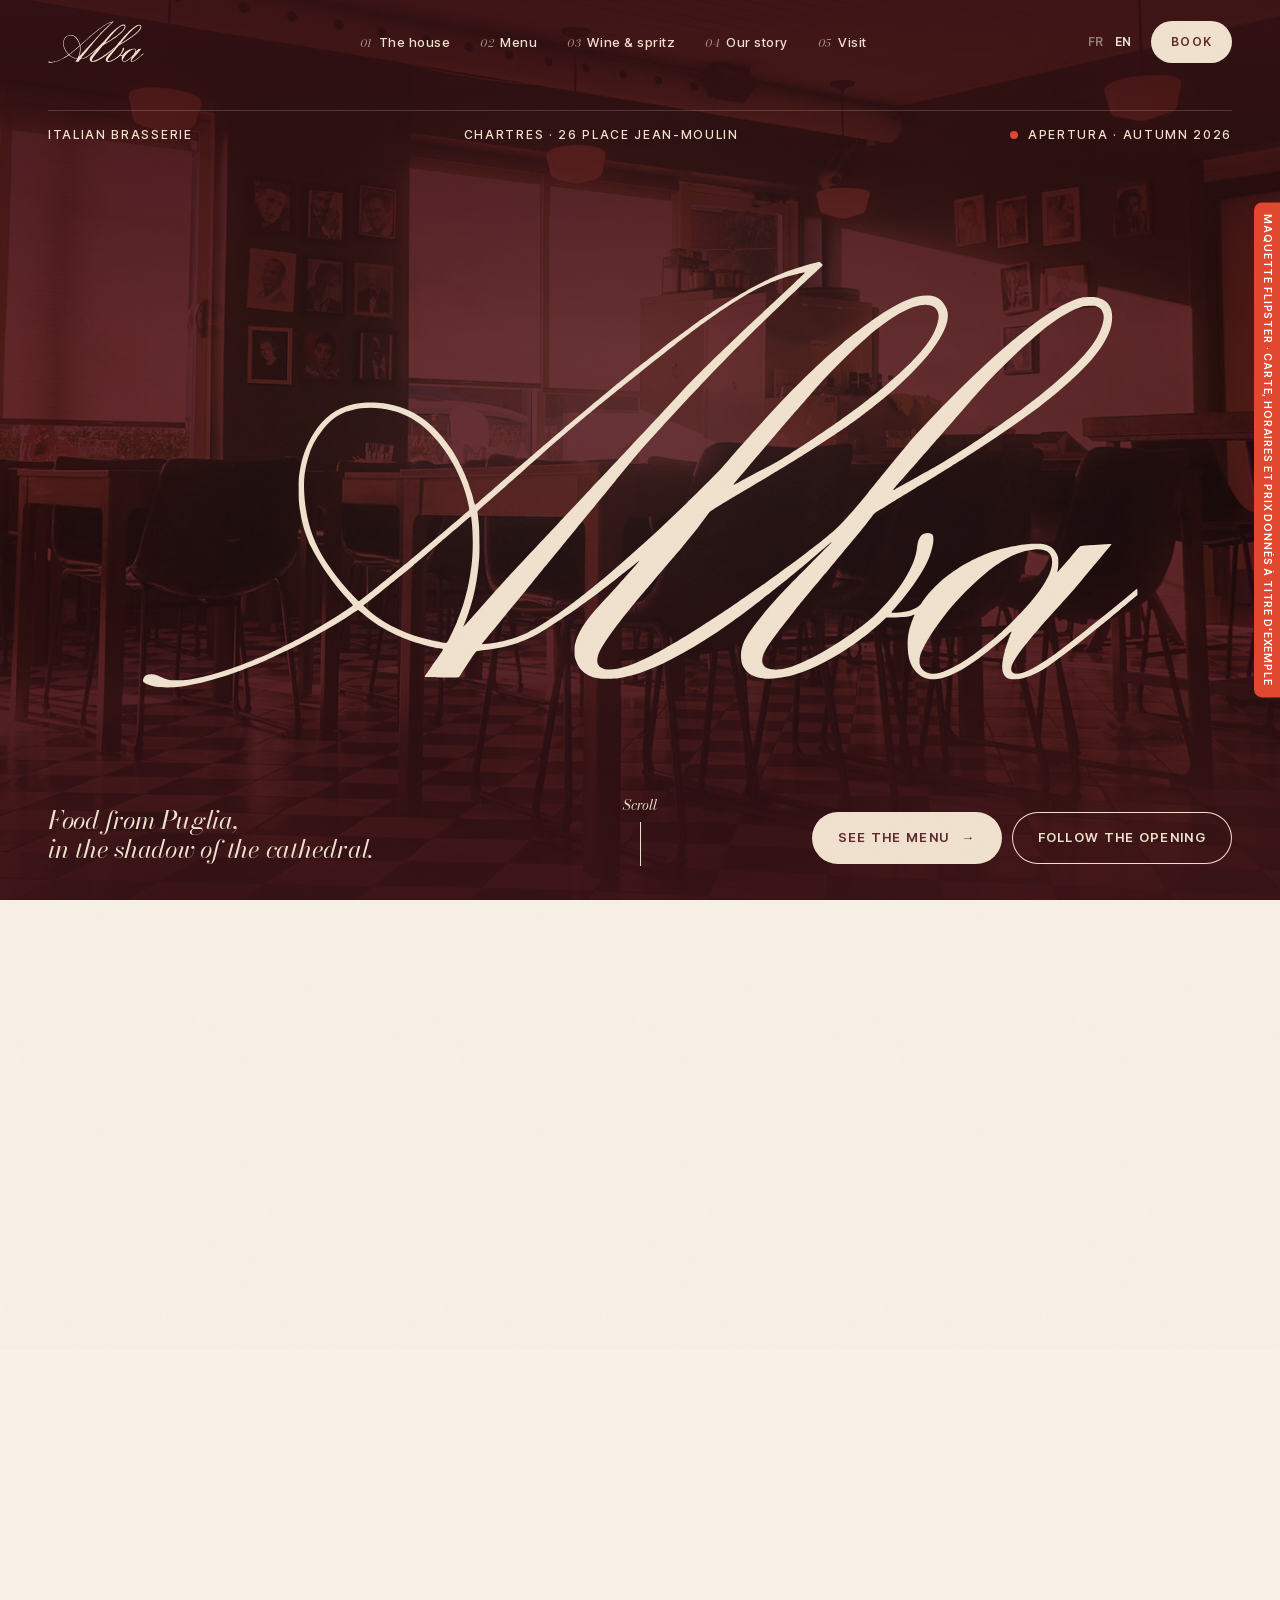
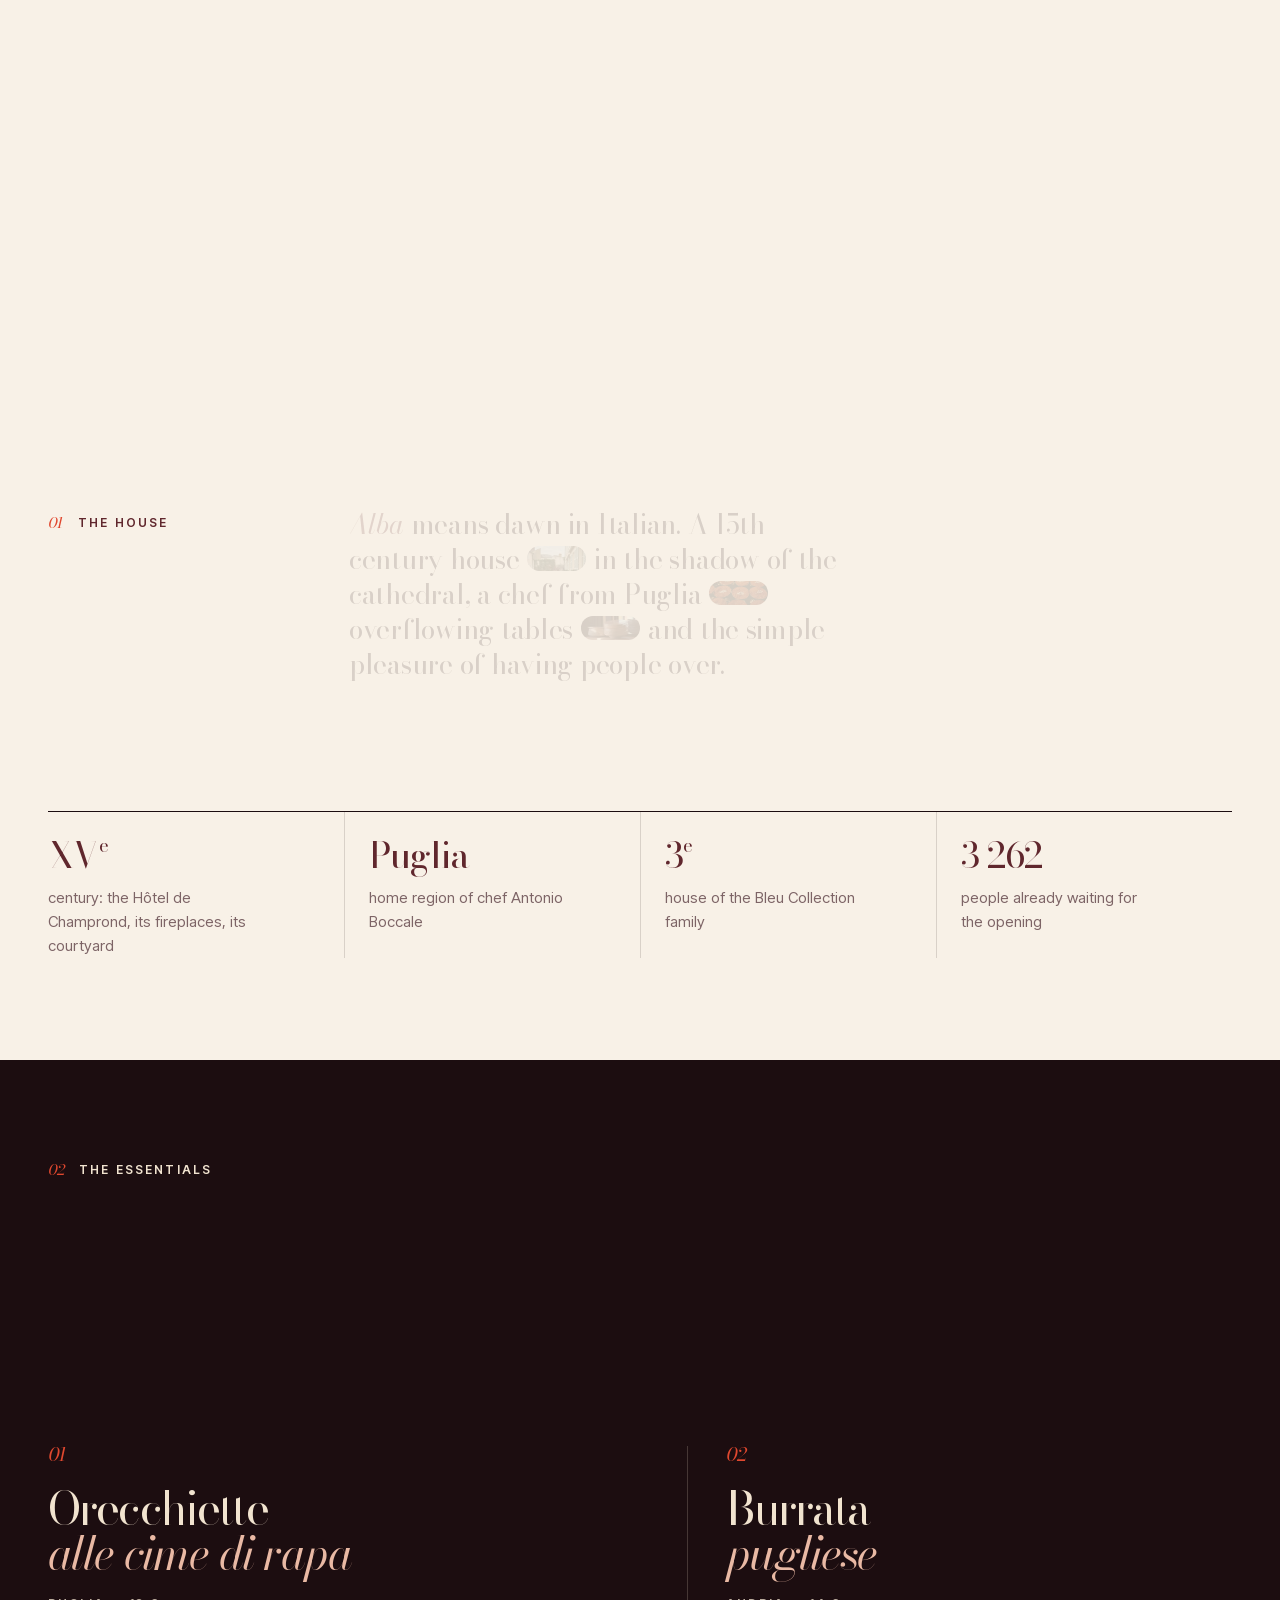
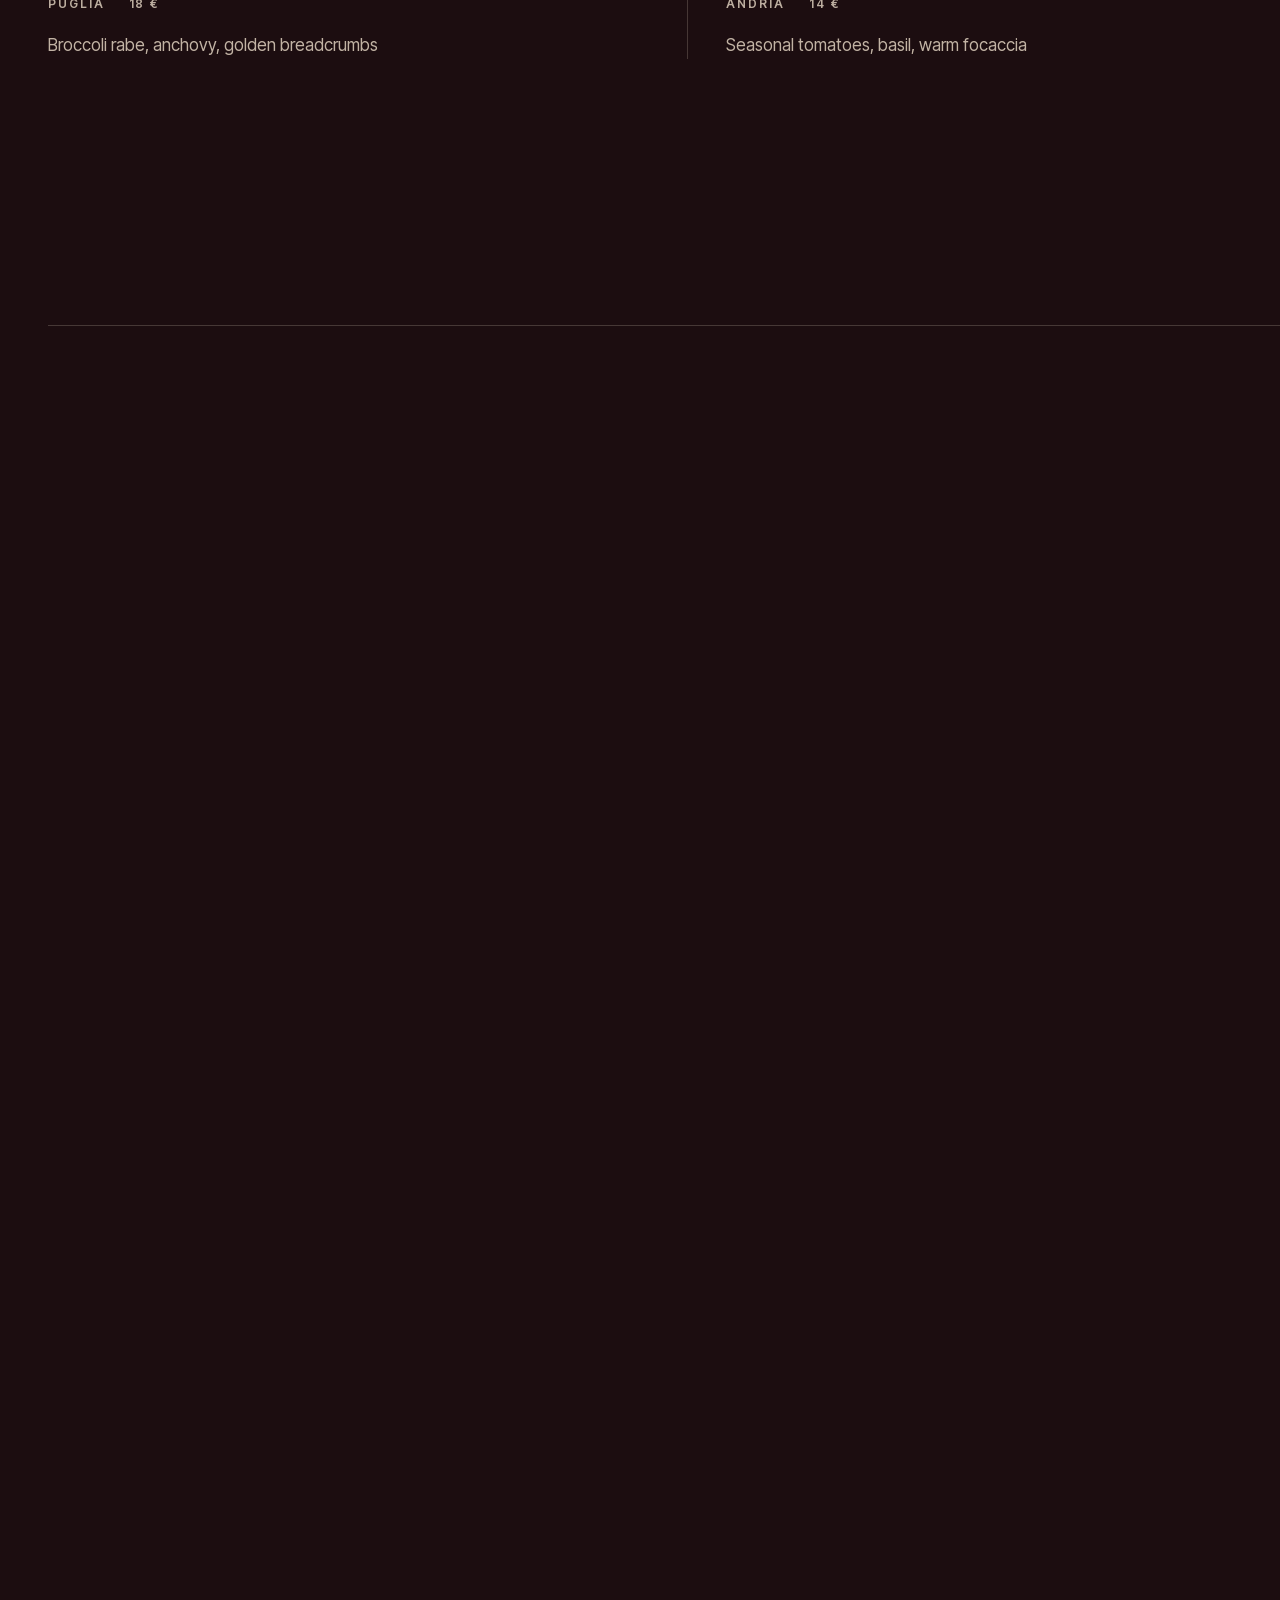
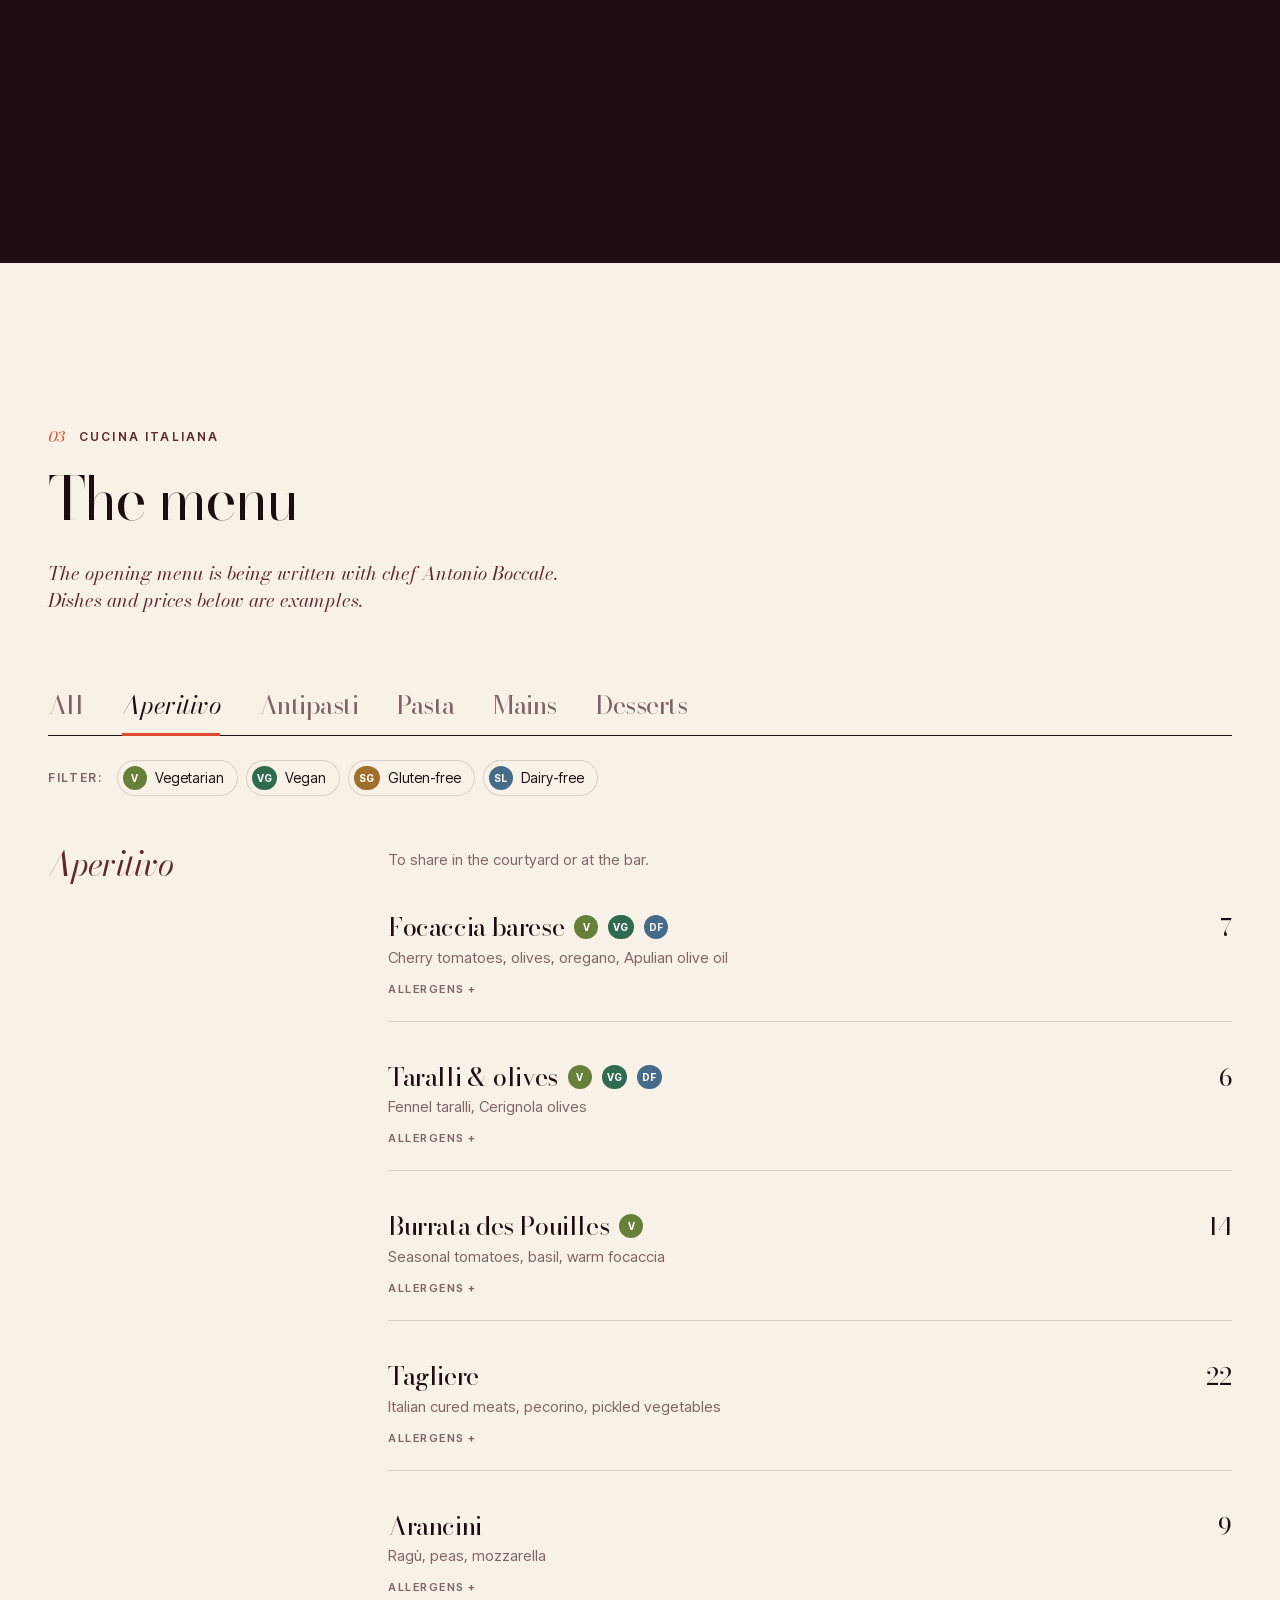
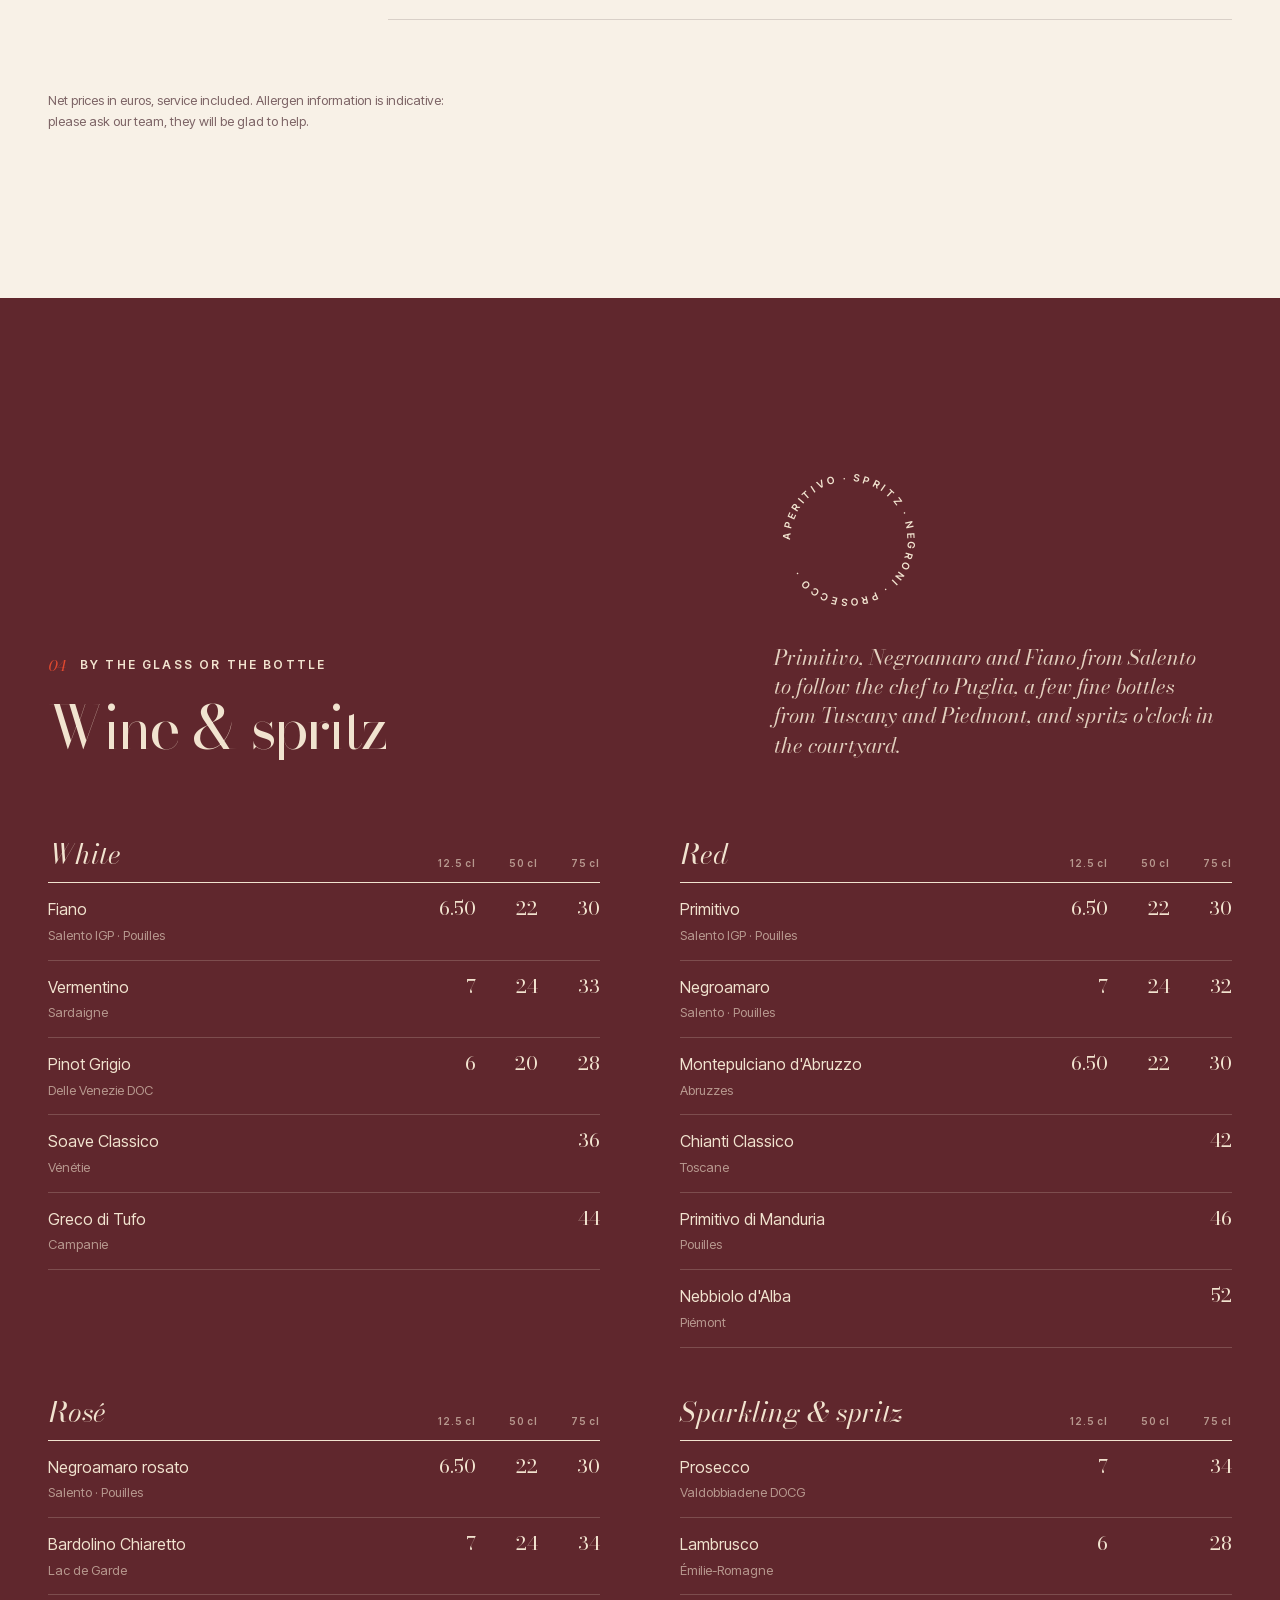
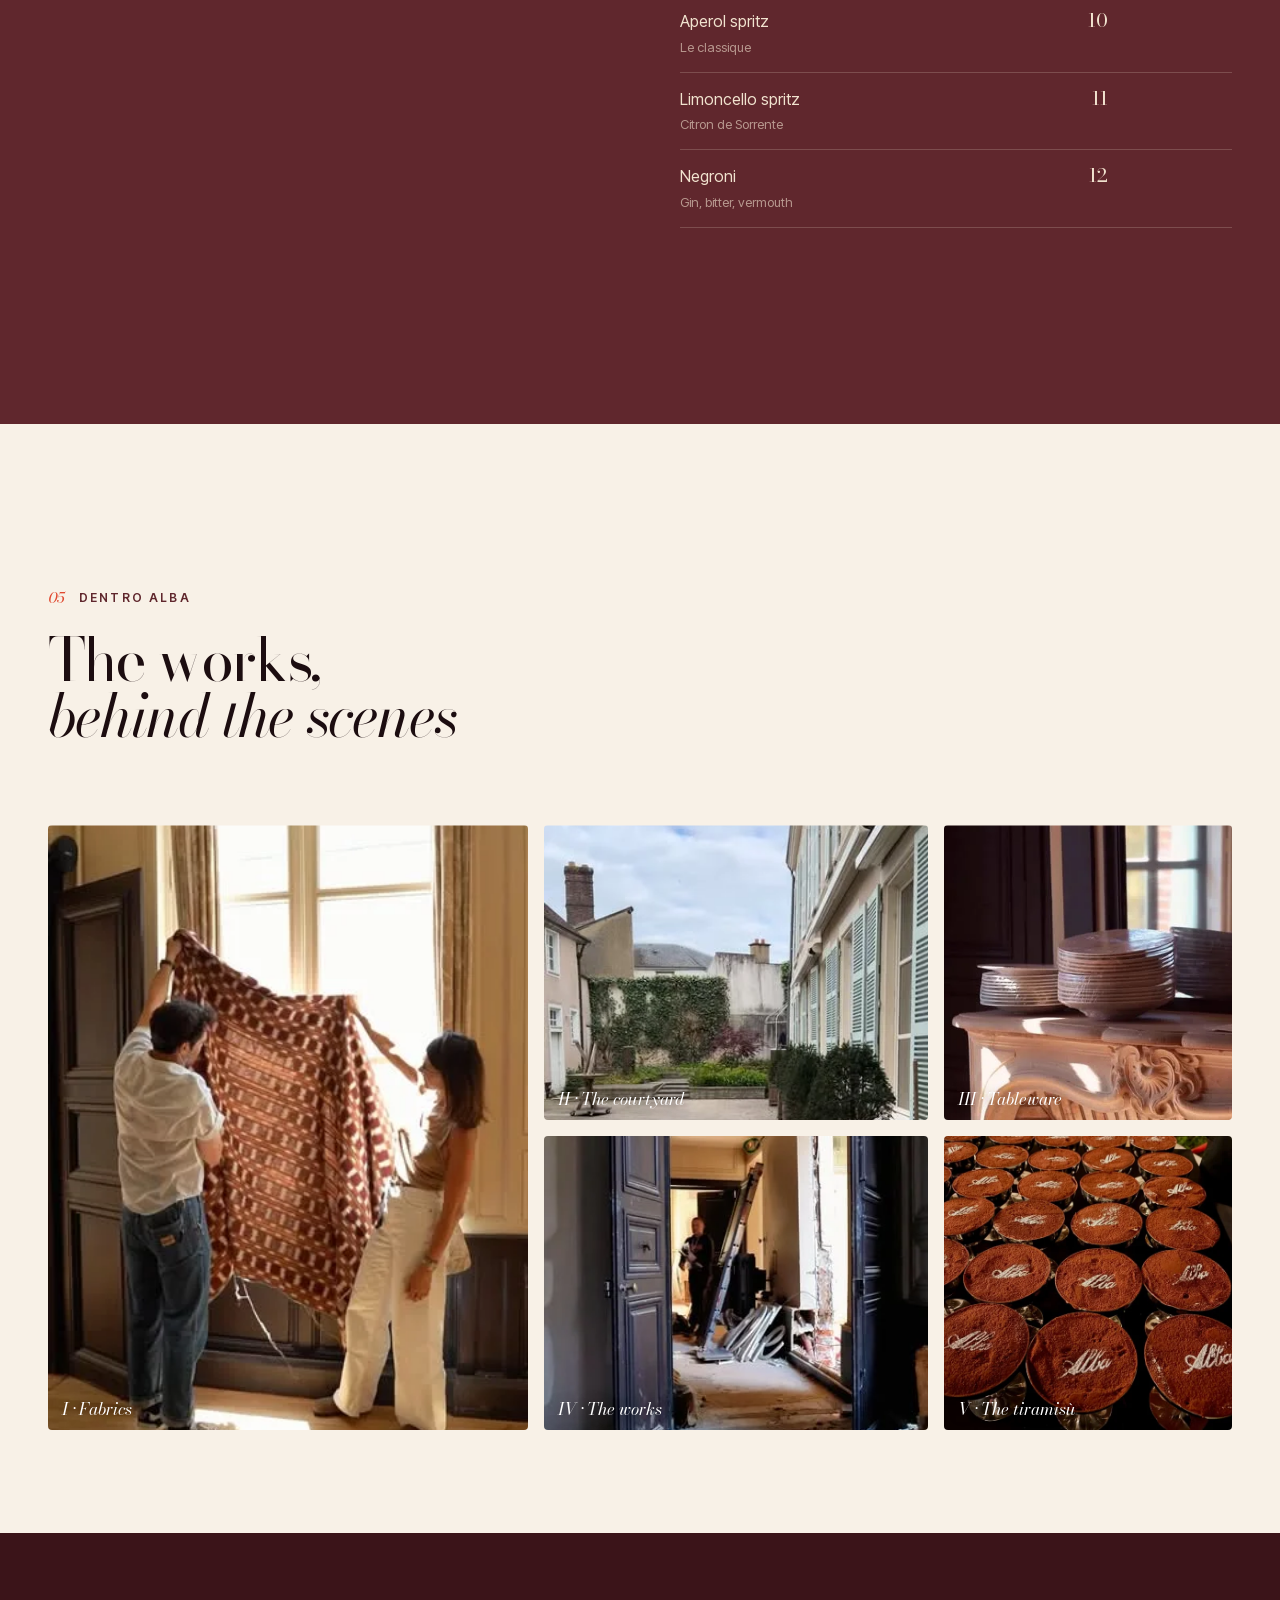
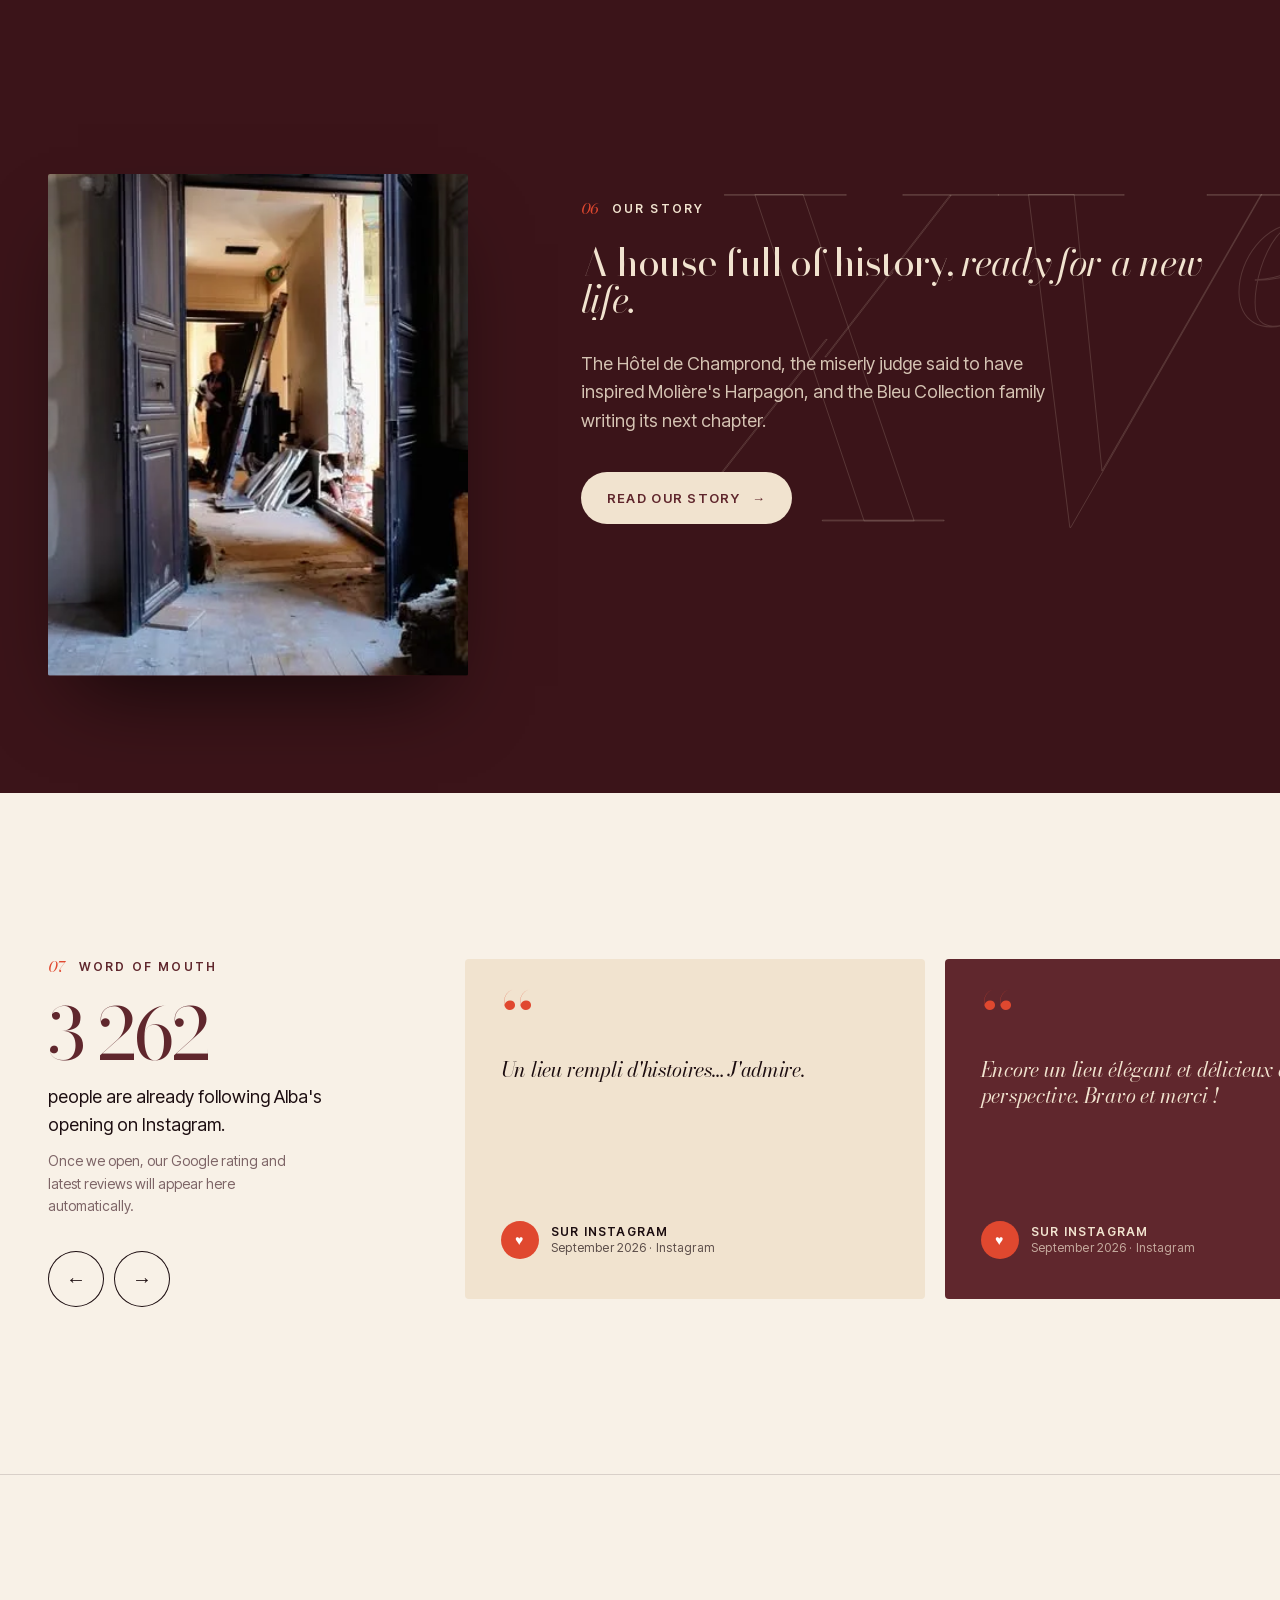
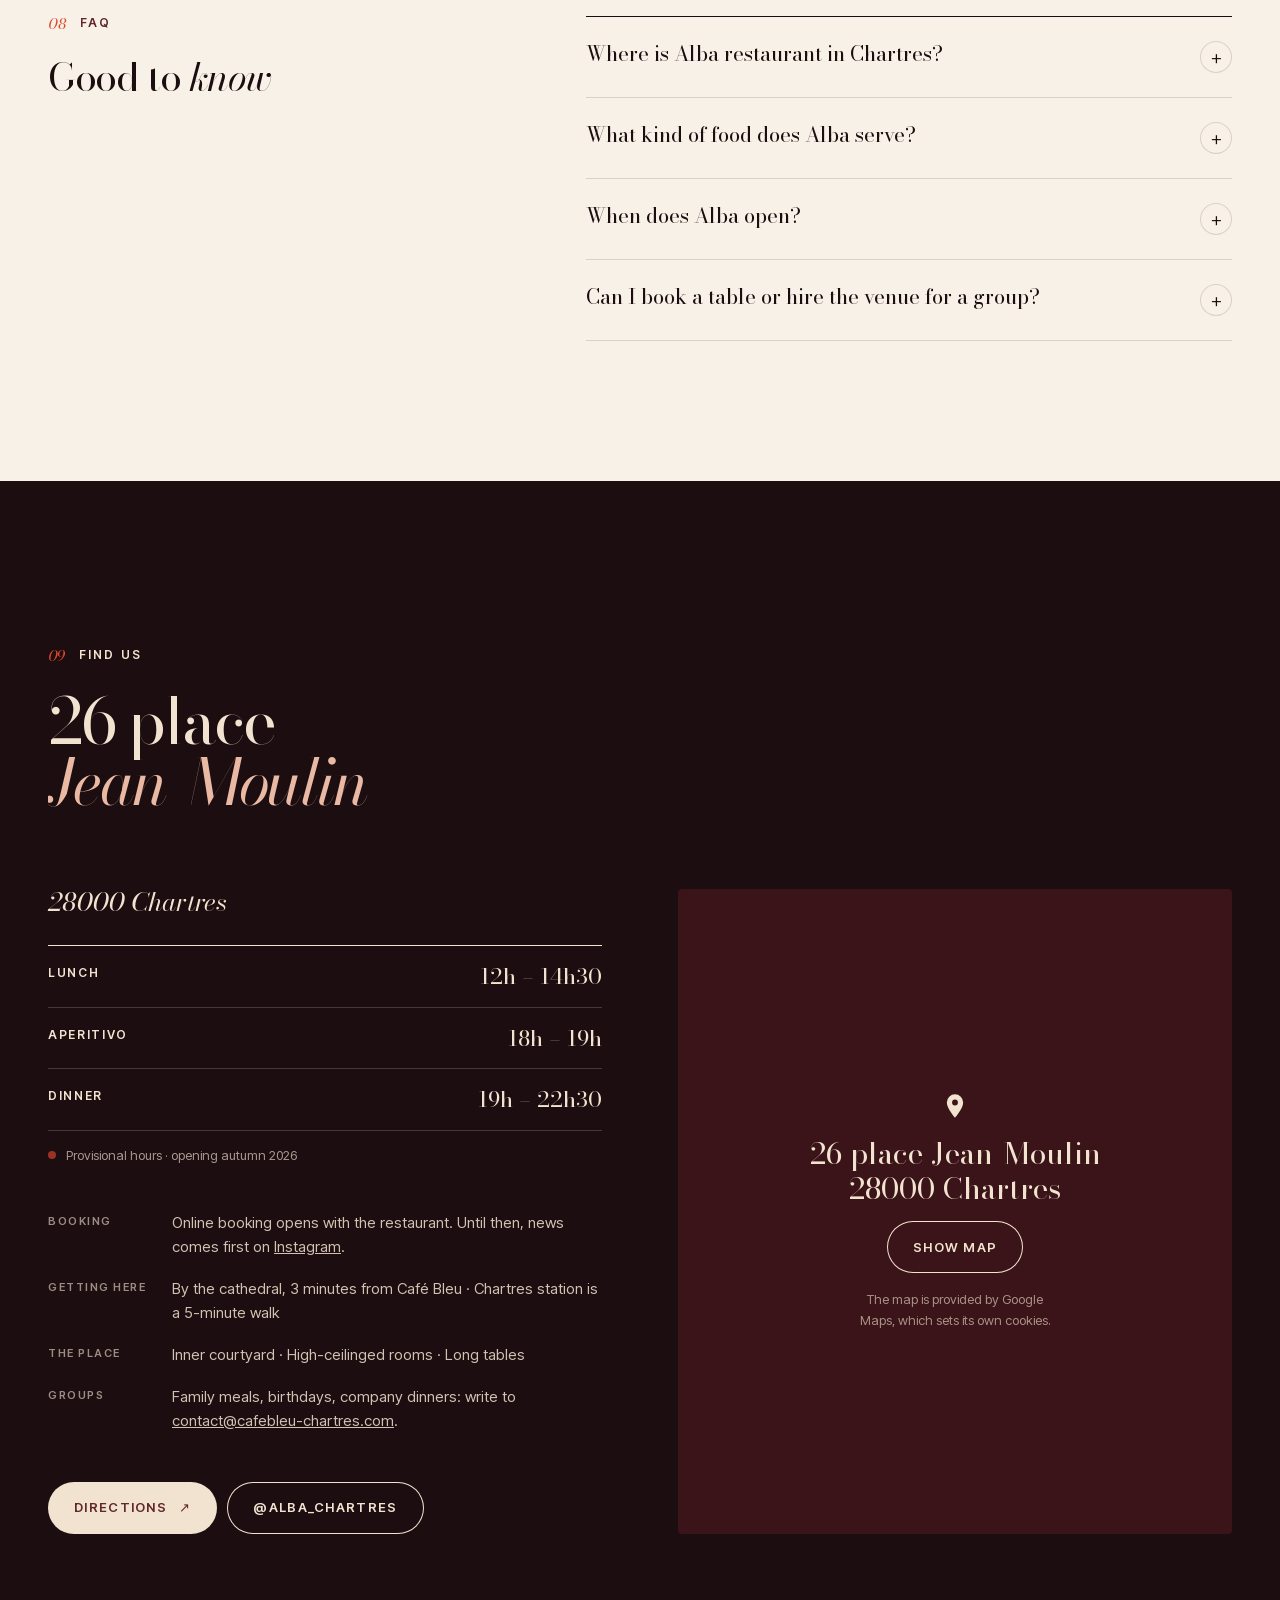
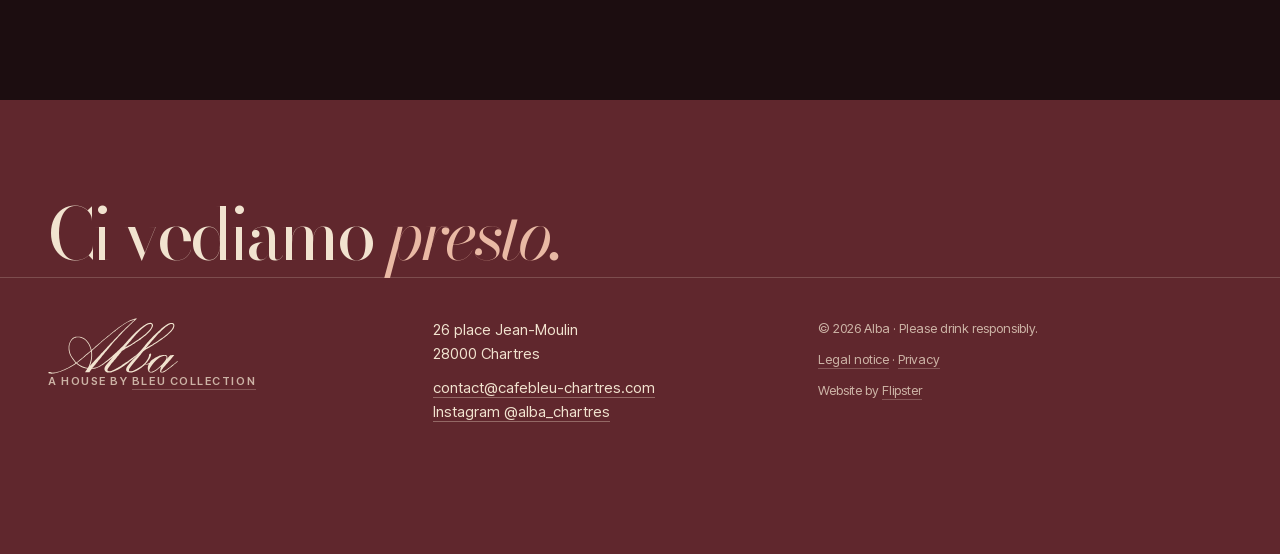
<file: index.html>
<!doctype html>
<html lang="fr">
<head>
  <meta charset="utf-8">
  <meta name="viewport" content="width=device-width, initial-scale=1">
  <!-- Maquette de travail Flipster : retirer cette ligne et robots.txt à la mise en ligne officielle -->
  <meta name="robots" content="noindex, nofollow">
  <title>Alba — Restaurant italien à Chartres · Brasserie italienne près de la cathédrale</title>
  <meta name="description" content="Alba, restaurant et brasserie italienne à Chartres, 26 place Jean-Moulin, au pied de la cathédrale. Cuisine des Pouilles du chef Antonio Boccale : pâtes fraîches maison, burrata, tiramisù, vins italiens et spritz dans la cour. Une maison Bleu Collection.">
  <meta name="keywords" content="restaurant italien Chartres, brasserie italienne Chartres, Alba Chartres, cuisine italienne Chartres, cuisine des Pouilles, pâtes fraîches Chartres, restaurant cathédrale Chartres, aperitivo Chartres, spritz Chartres, tiramisù, burrata, orecchiette, restaurant place Jean-Moulin, hôtel de Champrond, Bleu Collection, Café Bleu, restaurant Eure-et-Loir">
  <meta name="author" content="Alba · Bleu Collection">
  <meta name="geo.region" content="FR-28">
  <meta name="geo.placename" content="Chartres">
  <meta name="geo.position" content="48.4468;1.4857">
  <meta name="ICBM" content="48.4468, 1.4857">
  <link rel="canonical" href="https://louismaitjean-ops.github.io/maquette-alba-chartres/">
  <link rel="alternate" hreflang="fr" href="https://louismaitjean-ops.github.io/maquette-alba-chartres/">
  <link rel="alternate" hreflang="en" href="https://louismaitjean-ops.github.io/maquette-alba-chartres/?lang=en">
  <link rel="alternate" hreflang="x-default" href="https://louismaitjean-ops.github.io/maquette-alba-chartres/">
  <meta property="og:type" content="restaurant">
  <meta property="og:site_name" content="Alba">
  <meta property="og:locale" content="fr_FR">
  <meta property="og:locale:alternate" content="en_GB">
  <meta property="og:title" content="Alba — Restaurant italien à Chartres">
  <meta property="og:description" content="Une brasserie italienne dans un hôtel particulier du XVe siècle, au pied de la cathédrale. Ouverture à l'automne 2026.">
  <meta property="og:url" content="https://louismaitjean-ops.github.io/maquette-alba-chartres/">
  <meta property="og:image" content="https://louismaitjean-ops.github.io/maquette-alba-chartres/assets/img/og-alba.jpg">
  <meta property="og:image:width" content="1200">
  <meta property="og:image:height" content="630">
  <meta property="og:image:alt" content="Alba, brasserie italienne à Chartres">
  <meta name="twitter:image" content="https://louismaitjean-ops.github.io/maquette-alba-chartres/assets/img/og-alba.jpg">
  <meta name="twitter:card" content="summary_large_image">
  <meta name="twitter:title" content="Alba — Restaurant italien à Chartres">
  <meta name="twitter:description" content="Brasserie italienne au pied de la cathédrale de Chartres. Cuisine des Pouilles, pâtes fraîches, aperitivo dans la cour.">
  <meta name="theme-color" content="#60272d">
  <link rel="icon" href="assets/img/favicon.png">
  <link rel="apple-touch-icon" href="assets/img/apple-touch-icon.png">
  <link rel="preload" as="image" href="assets/img/salle-1400.webp" imagesrcset="assets/img/salle-800.webp 800w, assets/img/salle-1400.webp 1400w, assets/img/salle.webp 2400w" imagesizes="100vw">
  <link rel="preload" href="assets/fonts/bodoni-moda-italic.woff2" as="font" type="font/woff2" crossorigin>
  <link rel="preload" href="assets/fonts/bodoni-moda.woff2" as="font" type="font/woff2" crossorigin>
  <link rel="preload" href="assets/fonts/inter-tight.woff2" as="font" type="font/woff2" crossorigin>
  <script>
    if(!matchMedia("(prefers-reduced-motion: reduce)").matches)document.documentElement.classList.add("motion");
    if("scrollRestoration" in history)history.scrollRestoration="manual";
  </script>
  <link rel="stylesheet" href="assets/css/alba.css?v=15">
  <script type="application/ld+json">
  {
    "@context": "https://schema.org",
    "@graph": [
      {
        "@type": "Restaurant",
        "@id": "https://louismaitjean-ops.github.io/maquette-alba-chartres/#restaurant",
        "name": "Alba",
        "alternateName": "Alba Chartres",
        "description": "Brasserie italienne à Chartres, au pied de la cathédrale : cuisine des Pouilles du chef Antonio Boccale, pâtes fraîches maison, vins italiens et aperitivo dans la cour de l'hôtel de Champrond.",
        "url": "https://louismaitjean-ops.github.io/maquette-alba-chartres/",
        "image": ["https://louismaitjean-ops.github.io/maquette-alba-chartres/assets/img/og-alba.jpg"],
        "logo": "https://louismaitjean-ops.github.io/maquette-alba-chartres/assets/img/logo-alba-bordeaux.svg",
        "address": { "@type": "PostalAddress", "streetAddress": "26 place Jean-Moulin", "postalCode": "28000", "addressLocality": "Chartres", "addressRegion": "Centre-Val de Loire", "addressCountry": "FR" },
        "geo": { "@type": "GeoCoordinates", "latitude": 48.4468, "longitude": 1.4857 },
        "hasMap": "https://www.google.com/maps/search/?api=1&query=26+place+Jean-Moulin+28000+Chartres",
        "servesCuisine": ["Italienne", "Cuisine des Pouilles", "Brasserie"],
        "priceRange": "€€",
        "menu": "https://louismaitjean-ops.github.io/maquette-alba-chartres/#carte",
        "acceptsReservations": true,
        "email": "contact@cafebleu-chartres.com",
        "founder": [{ "@type": "Person", "name": "Fannie Bréthereau" }, { "@type": "Person", "name": "Antoine Bréthereau" }],
        "employee": { "@type": "Person", "name": "Antonio Boccale", "jobTitle": "Chef de cuisine" },
        "parentOrganization": { "@type": "Organization", "name": "Bleu Collection", "url": "https://bleucollection.com" },
        "sameAs": ["https://www.instagram.com/alba_chartres/", "https://bleucollection.com"]
      },
      {
        "@type": "WebSite",
        "@id": "https://louismaitjean-ops.github.io/maquette-alba-chartres/#website",
        "url": "https://louismaitjean-ops.github.io/maquette-alba-chartres/",
        "name": "Alba — Restaurant italien à Chartres",
        "inLanguage": ["fr", "en"]
      },
      {
        "@type": "FAQPage",
        "mainEntity": [
          { "@type": "Question", "name": "Où se trouve le restaurant Alba à Chartres ?", "acceptedAnswer": { "@type": "Answer", "text": "Alba est au 26 place Jean-Moulin, 28000 Chartres, dans l'hôtel de Champrond, au pied de la cathédrale et à 5 minutes à pied de la gare." } },
          { "@type": "Question", "name": "Quelle cuisine sert Alba ?", "acceptedAnswer": { "@type": "Answer", "text": "Une cuisine italienne généreuse, inspirée des Pouilles, région d'origine du chef Antonio Boccale : pâtes fraîches maison, burrata, antipasti, secondi et tiramisù, avec des vins italiens et des spritz." } },
          { "@type": "Question", "name": "Quand ouvre Alba ?", "acceptedAnswer": { "@type": "Answer", "text": "L'ouverture est prévue à l'automne 2026. Les dernières nouvelles sont publiées sur le compte Instagram @alba_chartres." } },
          { "@type": "Question", "name": "Peut-on réserver une table ou privatiser pour un groupe ?", "acceptedAnswer": { "@type": "Answer", "text": "La réservation en ligne ouvrira avec le restaurant. Pour les repas de famille, anniversaires et entreprises, écrivez à contact@cafebleu-chartres.com." } }
        ]
      }
    ]
  }

  </script>
</head>
<body class="home at-top">

<div class="grain" aria-hidden="true"></div>
<div class="proto" role="note">Maquette Flipster · carte, horaires et prix donnés à titre d'exemple</div>
<a class="skip" href="#carte" data-i18n="skip">Aller à la carte</a>

<header class="nav" id="nav">
  <a class="nav__logo" href="index.html" aria-label="Alba, accueil">
    <img src="assets/img/logo-alba-cream.svg" alt="Alba" width="1366" height="588">
  </a>
  <nav class="nav__links" id="navLinks" aria-label="Navigation principale">
    <a href="#maison"><span class="nav__n">01</span><span data-i18n="nav.maison">La maison</span></a>
    <a href="#carte"><span class="nav__n">02</span><span data-i18n="nav.carte">La carte</span></a>
    <a href="#vins"><span class="nav__n">03</span><span data-i18n="nav.vins">Vins &amp; spritz</span></a>
    <a href="histoire.html"><span class="nav__n">04</span><span data-i18n="nav.histoire">Notre histoire</span></a>
    <a href="#infos"><span class="nav__n">05</span><span data-i18n="nav.infos">Infos</span></a>
  </nav>
  <div class="nav__end">
    <div class="lang" role="group" aria-label="Langue">
      <button type="button" data-lang="fr" aria-pressed="true">FR</button>
      <button type="button" data-lang="en" aria-pressed="false">EN</button>
    </div>
    <button class="pill js-book" type="button"><span data-i18n="cta.book">Réserver</span></button>
    <button class="nav__burger" id="burger" type="button" aria-expanded="false" aria-controls="navLinks"><span></span><span></span><span class="sr" data-i18n="nav.menu">Menu</span></button>
  </div>
</header>

<main>

  <!-- HERO -->
  <div class="hero-wrap">
  <section class="hero" id="top">
    <!-- Photo d'ambiance (Unsplash, Ansaf Ahmad) : ce n'est pas la salle d'Alba, à remplacer par les photos du lieu -->
    <img class="hero__bg" srcset="assets/img/salle-800.webp 800w, assets/img/salle-1400.webp 1400w, assets/img/salle.webp 2400w" sizes="100vw" src="assets/img/salle-1400.webp" alt="" width="2400" height="1600" fetchpriority="high">
    <div class="hero__meta">
      <span data-i18n="hero.m1">Brasserie italienne</span>
      <span>Chartres · 26 place Jean-Moulin</span>
      <span class="hero__soon"><i></i><span data-i18n="hero.soon">Apertura · autunno 2026</span></span>
    </div>

    <h1 class="hero__logo"><img src="assets/img/logo-alba-cream.svg" alt="Alba" width="1366" height="588"><span class="sr"> — restaurant italien à Chartres, au pied de la cathédrale</span></h1>

    <div class="hero__foot">
      <p class="hero__lead" data-i18n="hero.lead">La cuisine des Pouilles,<br>au pied de la cathédrale.</p>
      <div class="hero__cta">
        <a class="pill pill--cream" href="#carte"><span data-i18n="cta.menu">Découvrir la carte</span><b aria-hidden="true">→</b></a>
        <a class="pill pill--line" href="https://www.instagram.com/alba_chartres/" target="_blank" rel="noopener"><span data-i18n="cta.follow">Suivre l'ouverture</span></a>
      </div>
    </div>
    <div class="hero__veil" aria-hidden="true"></div>
    <a class="hero__scroll" href="#maison" aria-label="Descendre"><span data-i18n="hero.scroll">Scorri</span><i></i></a>
  </section>
  </div>

  <!-- MANIFESTE -->
  <section class="manifesto" id="maison">
    <div class="wrap manifesto__grid">
      <p class="kicker"><span>01</span><span data-i18n="maison.eyebrow">La maison</span></p>
      <p class="manifesto__text js-fill" data-i18n="maison.manifesto"><em>Alba</em>, c'est l'aube en italien. Une maison du XV<sup>e</sup> siècle <span class="inpic"><img src="assets/img/cour.webp" alt="" width="361" height="430"></span> au pied de la cathédrale, un chef venu des Pouilles <span class="inpic"><img src="assets/img/tiramisu-400.webp" alt="" width="400" height="400"></span> des tablées qui débordent <span class="inpic"><img src="assets/img/cheminee.webp" alt="" width="361" height="640"></span> et le plaisir, tout simple, de recevoir.</p>

      <div class="facts">
        <div class="fact" data-reveal><b>XV<sup>e</sup></b><span data-i18n="facts.1">siècle : l'hôtel de Champrond, ses cheminées, sa cour</span></div>
        <div class="fact" data-reveal style="--d:.08s"><b data-i18n="facts.2b">Puglia</b><span data-i18n="facts.2">la région du chef Antonio Boccale</span></div>
        <div class="fact" data-reveal style="--d:.16s"><b>3<sup>e</sup></b><span data-i18n="facts.3">maison de la famille Bleu Collection</span></div>
        <div class="fact" data-reveal style="--d:.24s"><b>3 262</b><span data-i18n="facts.4">personnes attendent déjà l'ouverture</span></div>
      </div>
    </div>
  </section>

  <!-- INCONTOURNABLES : défilement horizontal -->
  <section class="hscroll" id="piatti" aria-label="Les incontournables">
    <div class="hscroll__sticky">
      <div class="hscroll__head">
        <p class="kicker kicker--light"><span>02</span><span data-i18n="sig.eyebrow">Les incontournables</span></p>
        <p class="hscroll__count"><span class="js-hcount">01</span> / 05</p>
      </div>
      <div class="hscroll__track">
        <article class="dishcard">
          <span class="dishcard__n">01</span>
          <h3 class="dishcard__name">Orecchiette<br><em>alle cime di rapa</em></h3>
          <p class="dishcard__meta"><span data-i18n="sig.r1">Pouilles</span><span>18 €</span></p>
          <p class="dishcard__desc" data-i18n="sig.d1">La recette emblématique des Pouilles : brocoli-rave, anchois, ail, piment, chapelure dorée.</p>
        </article>
        <article class="dishcard">
          <span class="dishcard__n">02</span>
          <h3 class="dishcard__name">Burrata<br><em>pugliese</em></h3>
          <p class="dishcard__meta"><span>Andria</span><span>14 €</span></p>
          <p class="dishcard__desc" data-i18n="sig.d2">Crémeuse à cœur, tomates de saison, basilic et focaccia tiède.</p>
        </article>
        <article class="dishcard dishcard--photo">
          <figure data-wipe><img src="assets/img/tiramisu.webp" alt="Tiramisù d'Alba" width="640" height="640" loading="lazy"></figure>
          <div>
            <span class="dishcard__n">03</span>
            <h3 class="dishcard__name">Tiramisù<br><em>d'Alba</em></h3>
            <p class="dishcard__meta"><span data-i18n="sig.r3">Maison</span><span>10 €</span></p>
            <p class="dishcard__desc" data-i18n="sig.d3">Le premier dessert sorti de la cuisine, en avant-première sur Instagram.</p>
          </div>
        </article>
        <article class="dishcard">
          <span class="dishcard__n">04</span>
          <h3 class="dishcard__name">Focaccia<br><em>barese</em></h3>
          <p class="dishcard__meta"><span>Bari</span><span>7 €</span></p>
          <p class="dishcard__desc" data-i18n="sig.d4">Tomates cerises, olives, origan. Pour l'aperitivo dans la cour.</p>
        </article>
        <article class="dishcard">
          <span class="dishcard__n">05</span>
          <h3 class="dishcard__name">Milanese<br><em>di vitello</em></h3>
          <p class="dishcard__meta"><span data-i18n="sig.r5">Milan</span><span>26 €</span></p>
          <p class="dishcard__desc" data-i18n="sig.d5">Côte de veau panée, roquette, tomates cerises, citron.</p>
        </article>
        <a class="dishcard dishcard--end" href="#carte">
          <span data-i18n="sig.all">Toute<br>la carte</span><b aria-hidden="true">↓</b>
        </a>
      </div>
      <div class="hscroll__bar"><i class="js-hbar"></i></div>
    </div>
  </section>

  <!-- CARTE -->
  <section class="carte" id="carte">
    <div class="wrap">
      <div class="bighead">
        <p class="kicker"><span>03</span><span data-i18n="carte.eyebrow">Cucina italiana</span></p>
        <h2 class="display" data-reveal><span data-i18n="carte.title">La carte</span></h2>
        <p class="bighead__note" data-i18n="carte.soon">Carte d'ouverture en préparation avec le chef Antonio Boccale. Plats et prix ci-dessous donnés à titre d'exemple.</p>
      </div>

      <div class="carte__tabs" role="tablist" id="carteTabs" aria-label="Catégories"></div>

      <div class="carte__filters" id="carteFilters">
        <span class="carte__filters-label" data-i18n="filters.label">Filtrer :</span>
        <button type="button" class="chip" data-filter="veg" aria-pressed="false"><span class="diet diet--veg">V</span><span data-i18n="diet.veg">Végétarien</span></button>
        <button type="button" class="chip" data-filter="vegan" aria-pressed="false"><span class="diet diet--vegan">VG</span><span data-i18n="diet.vegan">Vegan</span></button>
        <button type="button" class="chip" data-filter="gf" aria-pressed="false"><span class="diet diet--gf">SG</span><span data-i18n="diet.gf">Sans gluten</span></button>
        <button type="button" class="chip" data-filter="lf" aria-pressed="false"><span class="diet diet--lf">SL</span><span data-i18n="diet.lf">Sans lactose</span></button>
      </div>

      <div class="carte__board" id="carteBoard" aria-live="polite"></div>

      <p class="carte__legal" data-i18n="carte.legal">Prix nets en euros, service compris. Allergènes donnés à titre indicatif : demandez à notre équipe, elle vous renseignera avec plaisir.</p>
    </div>
  </section>

  <!-- VINS -->
  <section class="vins" id="vins">
    <div class="wrap">
      <div class="vins__head">
        <div>
          <p class="kicker kicker--light"><span>04</span><span data-i18n="vins.eyebrow">Al bicchiere o in bottiglia</span></p>
          <h2 class="display display--light" data-reveal><span data-i18n="vins.title">Vins &amp; spritz</span></h2>
        </div>
        <div class="vins__side">
          <svg class="badge" viewBox="0 0 200 200" aria-hidden="true">
            <defs><path id="circ" d="M100,100 m-78,0 a78,78 0 1,1 156,0 a78,78 0 1,1 -156,0"/></defs>
            <text><textPath href="#circ">Aperitivo · Spritz · Negroni · Prosecco · </textPath></text>
          </svg>
          <p class="vins__intro" data-i18n="vins.intro">Primitivo, Negroamaro et Fiano du Salento pour suivre le chef dans les Pouilles, quelques grandes bouteilles de Toscane et du Piémont, et l'heure du spritz dans la cour.</p>
        </div>
      </div>
      <div class="vins__cols" id="vinsList"></div>
      <button type="button" class="pill pill--line vins__more" data-i18n="vins.more">Voir toute la carte des vins</button>
    </div>
  </section>

  <!-- DENTRO ALBA : galerie -->
  <section class="dentro" aria-label="Photos du lieu">
    <div class="wrap">
      <div class="bighead">
        <p class="kicker"><span>05</span><span data-i18n="gal.eyebrow">Dentro Alba</span></p>
        <h2 class="display" data-reveal><span data-i18n="gal.title">Le chantier,<br><em>en coulisses</em></span></h2>
      </div>
      <div class="dentro__grid">
        <button class="g g1" data-wipe data-src="assets/img/rideaux.webp"><img width="360" height="640" src="assets/img/rideaux.webp" alt="Fannie et Antoine essaient un tissu devant les hautes fenêtres" loading="lazy"><span class="g__cap">I · <span data-i18n="gal.c1">Les tissus</span></span></button>
        <button class="g g2" data-wipe data-src="assets/img/cour.webp" style="--d:.1s"><img width="361" height="430" src="assets/img/cour.webp" alt="La cour intérieure de l'hôtel de Champrond" loading="lazy"><span class="g__cap">II · <span data-i18n="gal.c2">La cour</span></span></button>
        <button class="g g3" data-wipe data-src="assets/img/cheminee.webp" style="--d:.2s"><img width="361" height="640" src="assets/img/cheminee.webp" alt="Cheminée sculptée et vaisselle" loading="lazy"><span class="g__cap">III · <span data-i18n="gal.c3">La vaisselle</span></span></button>
        <button class="g g4" data-wipe data-src="assets/img/chantier.webp" style="--d:.15s"><img width="360" height="640" src="assets/img/chantier.webp" alt="Les portes anciennes pendant les travaux" loading="lazy"><span class="g__cap">IV · <span data-i18n="gal.c4">Les travaux</span></span></button>
        <button class="g g5" data-wipe data-src="assets/img/tiramisu.webp" style="--d:.25s"><img width="640" height="640" src="assets/img/tiramisu.webp" alt="Les premiers tiramisù siglés Alba" loading="lazy"><span class="g__cap">V · <span data-i18n="gal.c5">Le tiramisù</span></span></button>
      </div>
    </div>
  </section>

  <!-- HISTOIRE -->
  <section class="story">
    <div class="story__big" aria-hidden="true">XV<sup>e</sup></div>
    <div class="wrap story__grid">
      <figure class="story__pic" data-speed="-0.1" data-wipe><img src="assets/img/chantier.webp" alt="" width="360" height="640" loading="lazy"></figure>
      <div class="story__text">
        <p class="kicker kicker--light"><span>06</span><span data-i18n="teaser.eyebrow">Notre histoire</span></p>
        <h2 class="display display--light display--md" data-reveal><span data-i18n="teaser.title">Un lieu chargé d'histoire, <em>prêt à renaître.</em></span></h2>
        <p data-i18n="teaser.p">L'hôtel de Champrond, le président avare qui aurait inspiré Harpagon à Molière, et la famille Bleu Collection qui lui écrit un nouveau chapitre.</p>
        <a class="pill pill--cream" href="histoire.html"><span data-i18n="teaser.cta">Lire notre histoire</span><b aria-hidden="true">→</b></a>
      </div>
    </div>
  </section>

  <!-- AVIS -->
  <section class="avis" id="avis">
    <div class="wrap avis__grid">
      <div class="avis__score">
        <p class="kicker"><span>07</span><span data-i18n="avis.eyebrow">Ils ont hâte</span></p>
        <p class="avis__big">3 262</p>
        <p class="avis__count" data-i18n="avis.followers">personnes suivent déjà l'ouverture d'Alba sur Instagram.</p>
        <p class="avis__note" data-i18n="avis.note">Après l'ouverture, la note et les derniers avis Google s'afficheront ici automatiquement.</p>
        <div class="avis__nav">
          <button type="button" class="round" id="avisPrev" aria-label="Précédent">←</button>
          <button type="button" class="round" id="avisNext" aria-label="Suivant">→</button>
        </div>
      </div>
      <div class="avis__list">
        <div class="avis__track" id="avisTrack"></div>
      </div>
    </div>
  </section>

  <!-- FAQ (reprise dans les données structurées FAQPage) -->
  <section class="faq" id="faq">
    <div class="wrap faq__grid">
      <div>
        <p class="kicker"><span>08</span><span data-i18n="faq.eyebrow">Questions fréquentes</span></p>
        <h2 class="display display--md" data-reveal><span data-i18n="faq.title">Bon à <em>savoir</em></span></h2>
      </div>
      <div class="faq__list">
        <details class="faq__item"><summary data-i18n="faq.q1">Où se trouve le restaurant Alba à Chartres ?</summary><p data-i18n="faq.a1">Alba est au 26 place Jean-Moulin, 28000 Chartres, dans l'hôtel de Champrond, au pied de la cathédrale et à 5 minutes à pied de la gare.</p></details>
        <details class="faq__item"><summary data-i18n="faq.q2">Quelle cuisine sert Alba ?</summary><p data-i18n="faq.a2">Une cuisine italienne généreuse, inspirée des Pouilles, région d'origine du chef Antonio Boccale : pâtes fraîches maison, burrata, antipasti, secondi et tiramisù, avec des vins italiens et des spritz.</p></details>
        <details class="faq__item"><summary data-i18n="faq.q3">Quand ouvre Alba ?</summary><p data-i18n="faq.a3">L'ouverture est prévue à l'automne 2026. Les dernières nouvelles sont publiées sur le compte Instagram @alba_chartres.</p></details>
        <details class="faq__item"><summary data-i18n="faq.q4">Peut-on réserver une table ou privatiser pour un groupe ?</summary><p data-i18n="faq.a4">La réservation en ligne ouvrira avec le restaurant. Pour les repas de famille, anniversaires et entreprises, écrivez à contact@cafebleu-chartres.com.</p></details>
      </div>
    </div>
  </section>

  <!-- INFOS -->
  <section class="infos" id="infos">
    <div class="wrap">
      <p class="kicker kicker--light"><span>09</span><span data-i18n="infos.eyebrow">Nous trouver</span></p>
      <h2 class="infos__addr" data-reveal><span>26 place<br><em>Jean-Moulin</em></span></h2>
      <div class="infos__grid">
        <div>
          <p class="infos__city">28000 Chartres</p>
          <dl class="hours">
            <div><dt data-i18n="infos.d1">Déjeuner</dt><dd>12h – 14h30</dd></div>
            <div><dt data-i18n="infos.d2">Aperitivo</dt><dd>18h – 19h</dd></div>
            <div><dt data-i18n="infos.d3">Dîner</dt><dd>19h – 22h30</dd></div>
          </dl>
          <p class="infos__open" data-i18n="infos.soon">Horaires indicatifs · ouverture à l'automne 2026</p>
          <ul class="infos__list">
            <li><strong data-i18n="infos.book">Réserver</strong><span data-i18n="infos.bookText">Réservation en ligne dès l'ouverture. D'ici là, les nouvelles arrivent d'abord sur <a href="https://www.instagram.com/alba_chartres/" target="_blank" rel="noopener">Instagram</a>.</span></li>
            <li><strong data-i18n="infos.access">Accès</strong><span data-i18n="infos.accessText">Au pied de la cathédrale, à 3 minutes du Café Bleu · Gare de Chartres à 5 minutes à pied</span></li>
            <li><strong data-i18n="infos.services">Le lieu</strong><span data-i18n="infos.servicesList">Cour intérieure · Salles sous hauts plafonds · Grandes tablées</span></li>
            <li><strong data-i18n="infos.groups">Groupes</strong><span data-i18n="infos.groupsText">Repas de famille, anniversaires, entreprises : écrivez-nous à <a href="mailto:contact@cafebleu-chartres.com">contact@cafebleu-chartres.com</a>.</span></li>
          </ul>
          <div class="infos__cta">
            <a class="pill pill--cream" href="https://www.google.com/maps/dir/?api=1&amp;destination=26+place+Jean-Moulin+28000+Chartres" target="_blank" rel="noopener"><span data-i18n="infos.route">Itinéraire</span><b aria-hidden="true">↗</b></a>
            <a class="pill pill--line" href="https://www.instagram.com/alba_chartres/" target="_blank" rel="noopener">@alba_chartres</a>
          </div>
        </div>
        <div class="infos__map" id="map">
          <div class="map-consent">
            <svg viewBox="0 0 24 24" width="28" height="28" aria-hidden="true"><path fill="currentColor" d="M12 2a7 7 0 0 0-7 7c0 5.2 7 13 7 13s7-7.8 7-13a7 7 0 0 0-7-7Zm0 9.5A2.5 2.5 0 1 1 12 6.5a2.5 2.5 0 0 1 0 5Z"/></svg>
            <p class="map-consent__addr">26 place Jean-Moulin<br>28000 Chartres</p>
            <button type="button" class="pill pill--line js-map" data-i18n="map.show">Afficher le plan</button>
            <p class="map-consent__note" data-i18n="map.note">Le plan est fourni par Google Maps, qui dépose ses propres cookies.</p>
          </div>
        </div>
      </div>
    </div>
  </section>

</main>

<footer class="footer">
  <p class="footer__big" aria-hidden="true">Ci vediamo <em>presto.</em></p>
  <div class="wrap footer__grid">
    <div>
      <img src="assets/img/logo-alba-cream.svg" alt="Alba" class="footer__logo" width="1366" height="588" loading="lazy">
      <p class="footer__family"><span data-i18n="footer.family">Une maison</span> <a href="https://bleucollection.com" target="_blank" rel="noopener">Bleu Collection</a></p>
    </div>
    <div>
      <p>26 place Jean-Moulin<br>28000 Chartres</p>
      <p><a href="mailto:contact@cafebleu-chartres.com">contact@cafebleu-chartres.com</a><br><a href="https://www.instagram.com/alba_chartres/" target="_blank" rel="noopener">Instagram @alba_chartres</a></p>
    </div>
    <div class="footer__small">
      <p>© <span id="year">2026</span> Alba · <span data-i18n="footer.alcohol">L'abus d'alcool est dangereux pour la santé, à consommer avec modération.</span></p>
      <p><a href="mentions-legales.html" data-i18n="footer.legal">Mentions légales</a> · <a href="confidentialite.html" data-i18n="footer.privacy">Confidentialité</a></p>
      <p><span data-i18n="footer.by">Site réalisé par</span> <a href="https://www.flipster.agency" target="_blank" rel="noopener">Flipster</a></p>
    </div>
  </div>
</footer>

<!-- Barre d'actions mobile -->
<nav class="mbar" aria-label="Accès rapide">
  <a href="#carte" data-i18n="quick.menu">La carte</a>
  <a href="https://www.google.com/maps/dir/?api=1&amp;destination=26+place+Jean-Moulin+28000+Chartres" target="_blank" rel="noopener" data-i18n="quick.route">Itinéraire</a>
  <button type="button" class="js-book" data-i18n="cta.book">Réserver</button>
</nav>

<div class="lightbox" id="lightbox" hidden>
  <button type="button" class="lightbox__close" aria-label="Fermer">&times;</button>
  <div class="lightbox__media" id="lightboxMedia"></div>
</div>

<script src="assets/js/config.js?v=15"></script>
<script src="assets/js/carte.js?v=15"></script>
<script src="assets/js/i18n.js?v=15"></script>
<script src="assets/js/lenis.min.js"></script>
<script src="assets/js/alba-motion.js?v=15"></script>
<script src="assets/js/main.js?v=15"></script>
</body>
</html>
</file>
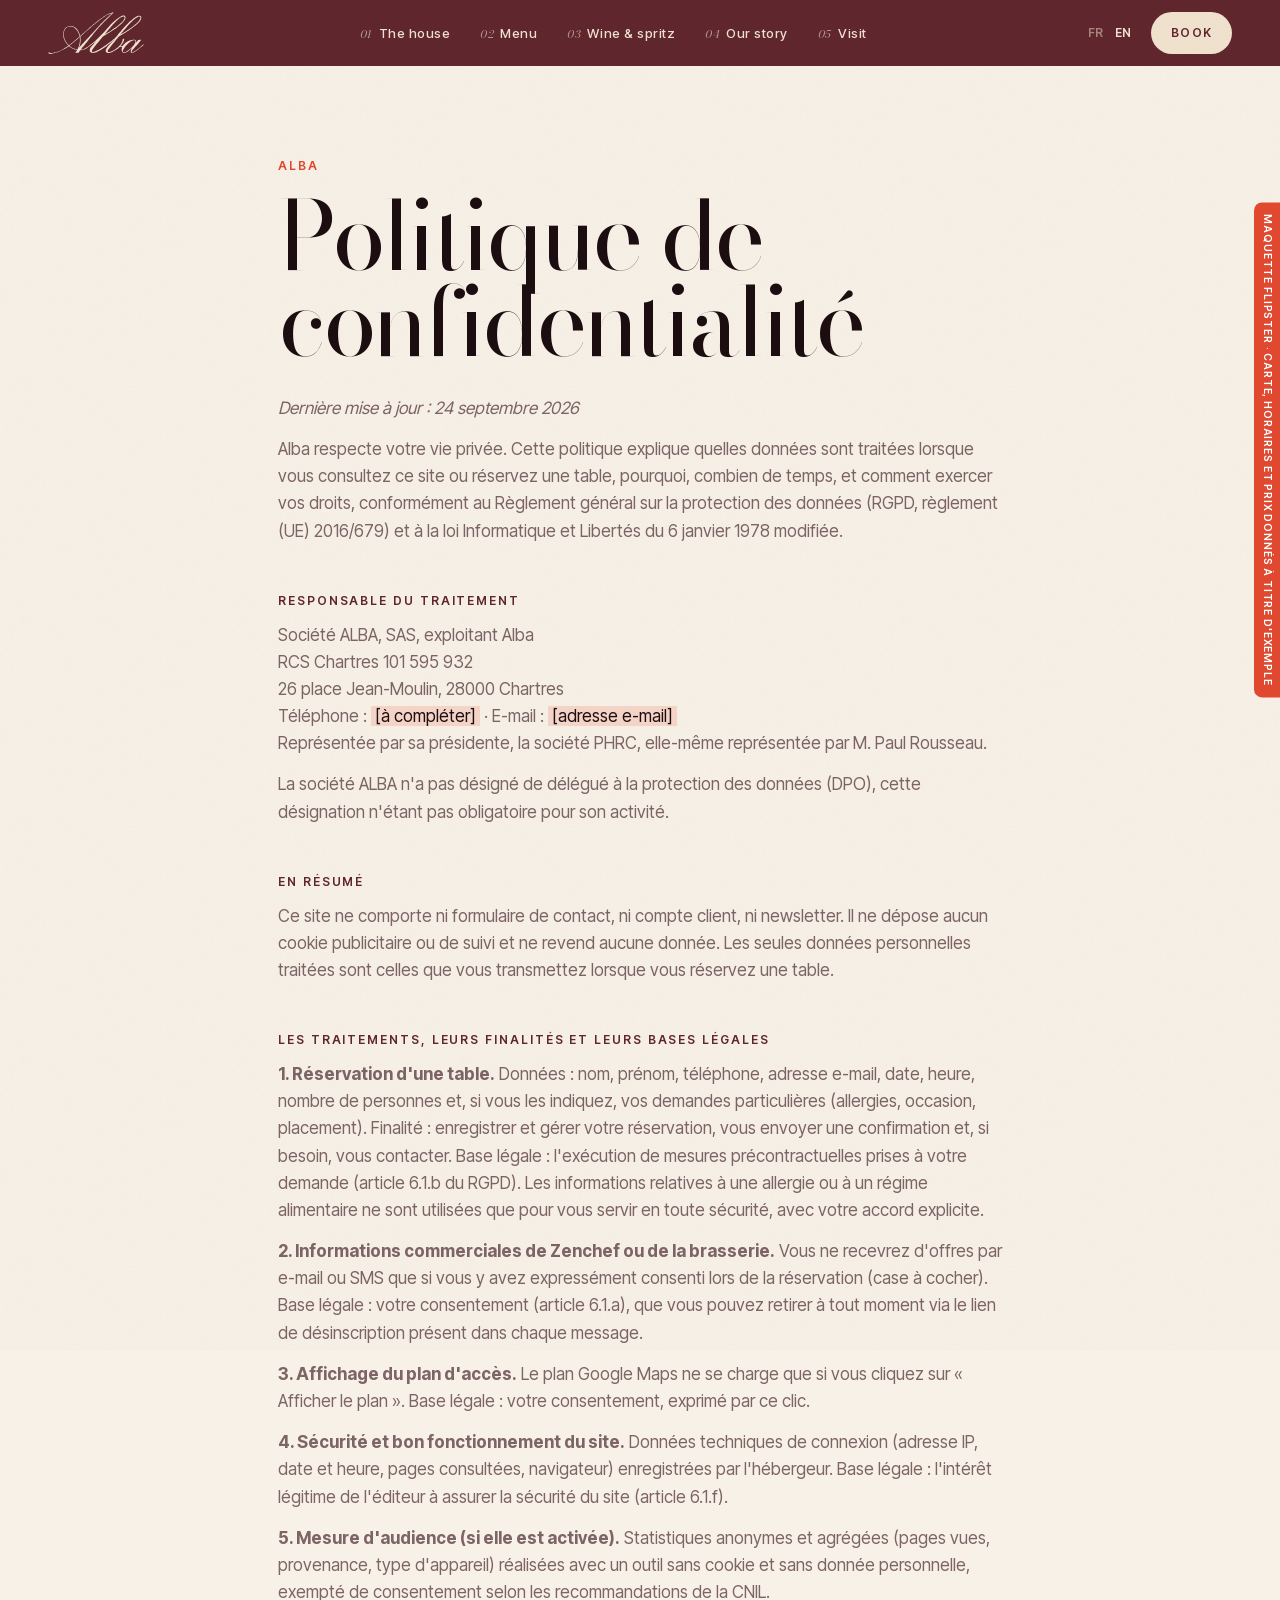
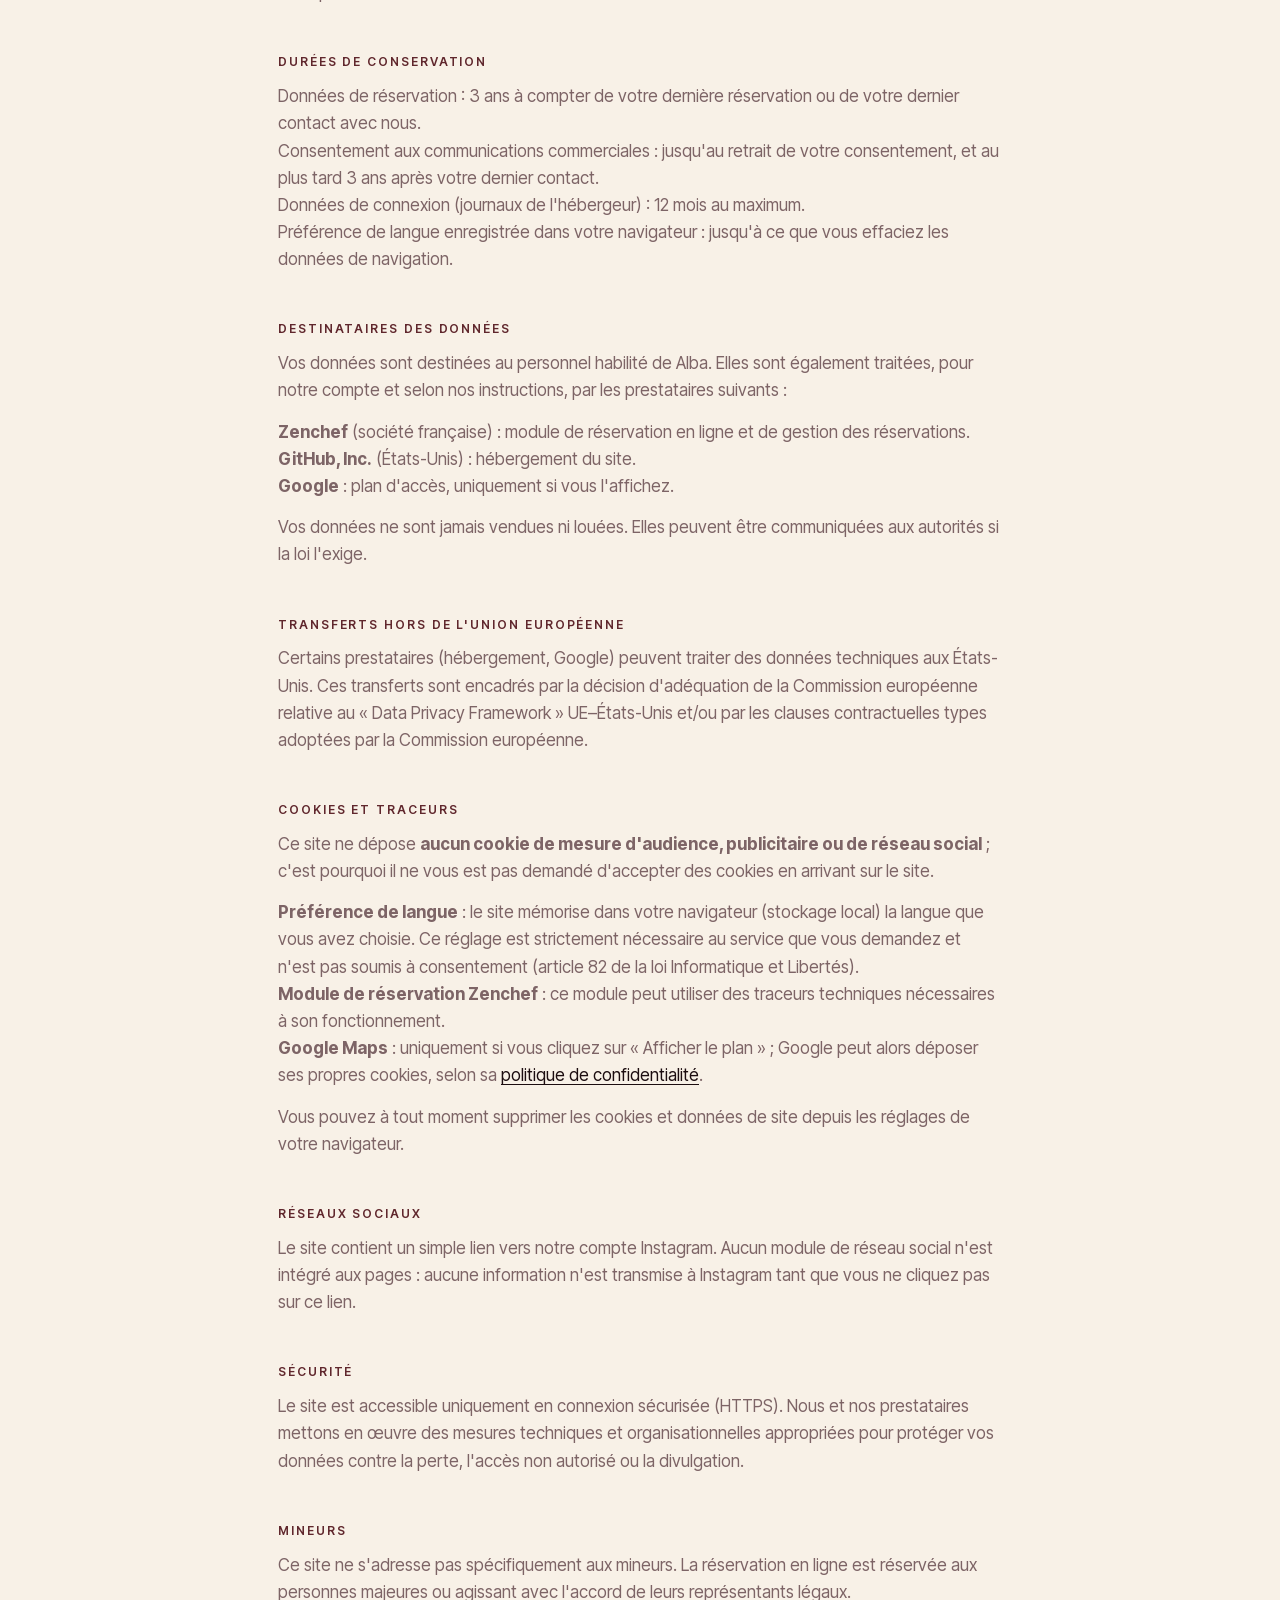
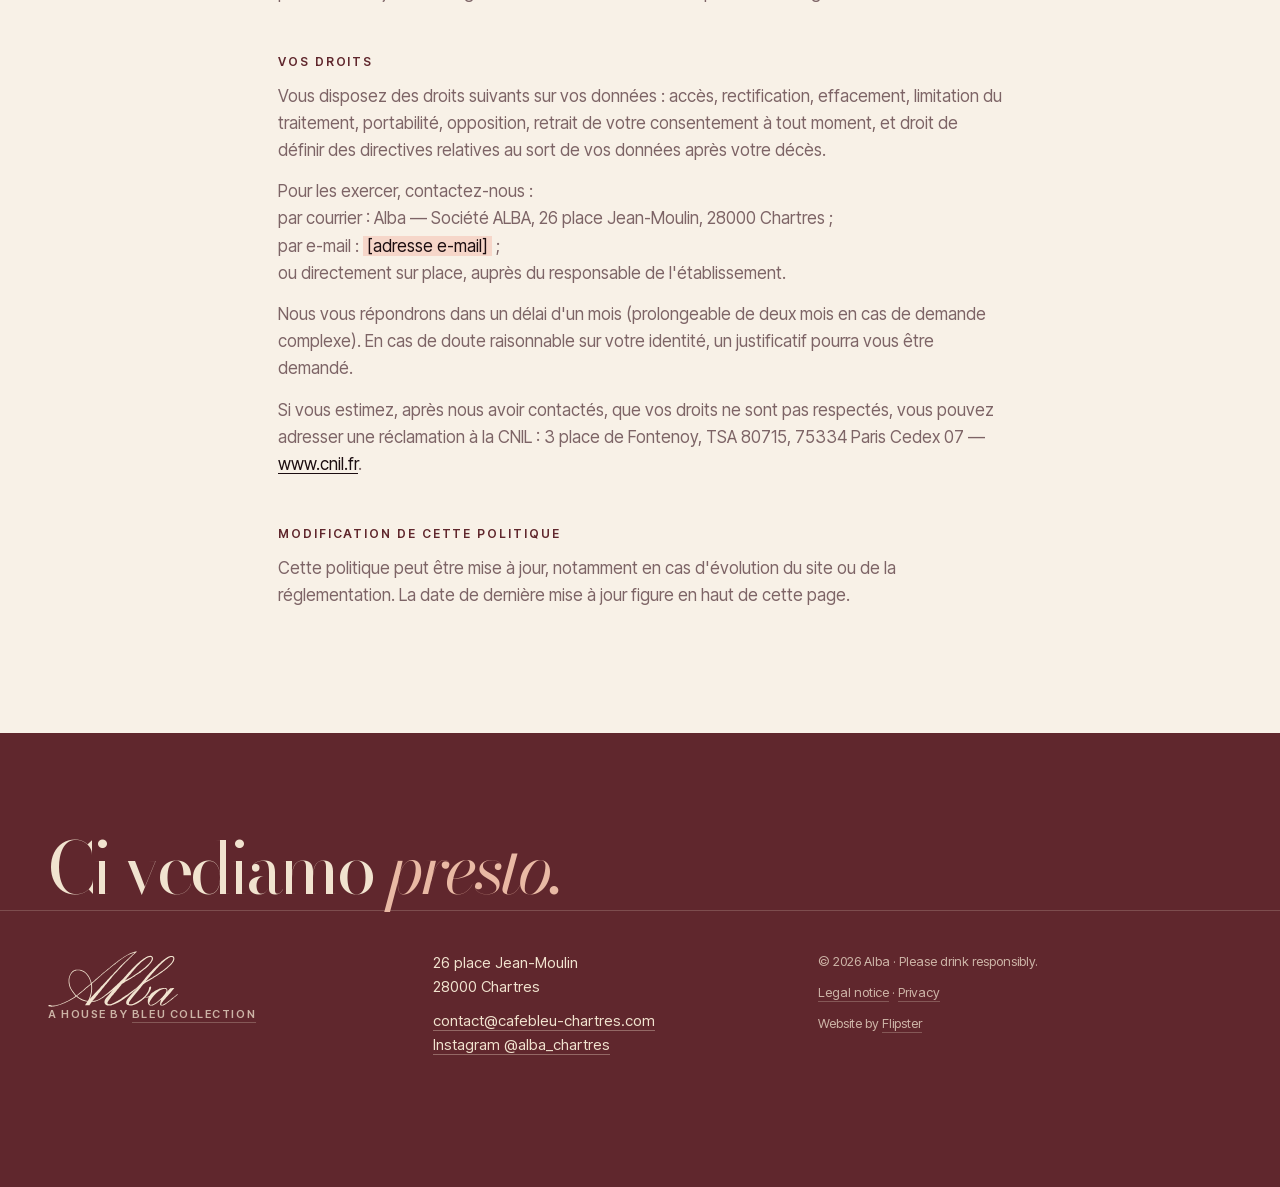
<file: confidentialite.html>
<!doctype html>
<html lang="fr">
<head>
  <meta charset="utf-8">
  <meta name="viewport" content="width=device-width, initial-scale=1">
  <meta name="robots" content="noindex, nofollow">
  <title>Politique de confidentialité — Alba · Chartres</title>
  <meta name="description" content="Politique de confidentialité et cookies du site d'Alba.">
  <meta name="theme-color" content="#60272d">
  <link rel="icon" href="assets/img/favicon.png">
  <script>if(!matchMedia("(prefers-reduced-motion: reduce)").matches)document.documentElement.classList.add("motion");</script>
  <link rel="stylesheet" href="assets/css/alba.css?v=15">
</head>
<body class="plain">

<div class="grain" aria-hidden="true"></div>
<div class="proto" role="note">Maquette Flipster · carte, horaires et prix donnés à titre d'exemple</div>
<a class="skip" href="index.html#carte" data-i18n="skip">Aller à la carte</a>

<header class="nav" id="nav">
  <a class="nav__logo" href="index.html" aria-label="Alba, accueil">
    <img src="assets/img/logo-alba-cream.svg" alt="Alba" width="1366" height="588">
  </a>
  <nav class="nav__links" id="navLinks" aria-label="Navigation principale">
    <a href="index.html#maison"><span class="nav__n">01</span><span data-i18n="nav.maison">La maison</span></a>
    <a href="index.html#carte"><span class="nav__n">02</span><span data-i18n="nav.carte">La carte</span></a>
    <a href="index.html#vins"><span class="nav__n">03</span><span data-i18n="nav.vins">Vins &amp; spritz</span></a>
    <a href="histoire.html"><span class="nav__n">04</span><span data-i18n="nav.histoire">Notre histoire</span></a>
    <a href="index.html#infos"><span class="nav__n">05</span><span data-i18n="nav.infos">Infos</span></a>
  </nav>
  <div class="nav__end">
    <div class="lang" role="group" aria-label="Langue">
      <button type="button" data-lang="fr" aria-pressed="true">FR</button>
      <button type="button" data-lang="en" aria-pressed="false">EN</button>
    </div>
    <button class="pill js-book" type="button"><span data-i18n="cta.book">Réserver</span></button>
    <button class="nav__burger" id="burger" type="button" aria-expanded="false" aria-controls="navLinks"><span></span><span></span><span class="sr" data-i18n="nav.menu">Menu</span></button>
  </div>
</header>

<main class="legal">
  <div class="wrap">
<p class="eyebrow">Alba</p>
    <h1>Politique de confidentialité</h1>
    <p class="legal__date">Dernière mise à jour : 24 septembre 2026</p>

    <p>Alba respecte votre vie privée. Cette politique explique quelles données sont traitées lorsque vous consultez ce site ou réservez une table, pourquoi, combien de temps, et comment exercer vos droits, conformément au Règlement général sur la protection des données (RGPD, règlement (UE) 2016/679) et à la loi Informatique et Libertés du 6 janvier 1978 modifiée.</p>

    <h2>Responsable du traitement</h2>
    <p>
      Société ALBA, SAS, exploitant Alba<br>
      RCS Chartres 101 595 932<br>
      26 place Jean-Moulin, 28000 Chartres<br>
      Téléphone : <mark>[à compléter]</mark> · E-mail : <mark>[adresse e-mail]</mark><br>
      Représentée par sa présidente, la société PHRC, elle-même représentée par M. Paul Rousseau.
    </p>
    <p>La société ALBA n'a pas désigné de délégué à la protection des données (DPO), cette désignation n'étant pas obligatoire pour son activité.</p>

    <h2>En résumé</h2>
    <p>Ce site ne comporte ni formulaire de contact, ni compte client, ni newsletter. Il ne dépose aucun cookie publicitaire ou de suivi et ne revend aucune donnée. Les seules données personnelles traitées sont celles que vous transmettez lorsque vous réservez une table.</p>

    <h2>Les traitements, leurs finalités et leurs bases légales</h2>
    <p><strong>1. Réservation d'une table.</strong> Données : nom, prénom, téléphone, adresse e-mail, date, heure, nombre de personnes et, si vous les indiquez, vos demandes particulières (allergies, occasion, placement). Finalité : enregistrer et gérer votre réservation, vous envoyer une confirmation et, si besoin, vous contacter. Base légale : l'exécution de mesures précontractuelles prises à votre demande (article 6.1.b du RGPD). Les informations relatives à une allergie ou à un régime alimentaire ne sont utilisées que pour vous servir en toute sécurité, avec votre accord explicite.</p>
    <p><strong>2. Informations commerciales de Zenchef ou de la brasserie.</strong> Vous ne recevrez d'offres par e-mail ou SMS que si vous y avez expressément consenti lors de la réservation (case à cocher). Base légale : votre consentement (article 6.1.a), que vous pouvez retirer à tout moment via le lien de désinscription présent dans chaque message.</p>
    <p><strong>3. Affichage du plan d'accès.</strong> Le plan Google Maps ne se charge que si vous cliquez sur « Afficher le plan ». Base légale : votre consentement, exprimé par ce clic.</p>
    <p><strong>4. Sécurité et bon fonctionnement du site.</strong> Données techniques de connexion (adresse IP, date et heure, pages consultées, navigateur) enregistrées par l'hébergeur. Base légale : l'intérêt légitime de l'éditeur à assurer la sécurité du site (article 6.1.f).</p>
    <p><strong>5. Mesure d'audience (si elle est activée).</strong> Statistiques anonymes et agrégées (pages vues, provenance, type d'appareil) réalisées avec un outil sans cookie et sans donnée personnelle, exempté de consentement selon les recommandations de la CNIL.</p>

    <h2>Durées de conservation</h2>
    <p>
      Données de réservation : 3 ans à compter de votre dernière réservation ou de votre dernier contact avec nous.<br>
      Consentement aux communications commerciales : jusqu'au retrait de votre consentement, et au plus tard 3 ans après votre dernier contact.<br>
      Données de connexion (journaux de l'hébergeur) : 12 mois au maximum.<br>
      Préférence de langue enregistrée dans votre navigateur : jusqu'à ce que vous effaciez les données de navigation.
    </p>

    <h2>Destinataires des données</h2>
    <p>Vos données sont destinées au personnel habilité de Alba. Elles sont également traitées, pour notre compte et selon nos instructions, par les prestataires suivants :</p>
    <p>
      <strong>Zenchef</strong> (société française) : module de réservation en ligne et de gestion des réservations.<br>
      <strong>GitHub, Inc.</strong> (États-Unis) : hébergement du site.<br>
      <strong>Google</strong> : plan d'accès, uniquement si vous l'affichez.
    </p>
    <p>Vos données ne sont jamais vendues ni louées. Elles peuvent être communiquées aux autorités si la loi l'exige.</p>

    <h2>Transferts hors de l'Union européenne</h2>
    <p>Certains prestataires (hébergement, Google) peuvent traiter des données techniques aux États-Unis. Ces transferts sont encadrés par la décision d'adéquation de la Commission européenne relative au « Data Privacy Framework » UE–États-Unis et/ou par les clauses contractuelles types adoptées par la Commission européenne.</p>

    <h2>Cookies et traceurs</h2>
    <p>Ce site ne dépose <strong>aucun cookie de mesure d'audience, publicitaire ou de réseau social</strong> ; c'est pourquoi il ne vous est pas demandé d'accepter des cookies en arrivant sur le site.</p>
    <p>
      <strong>Préférence de langue</strong> : le site mémorise dans votre navigateur (stockage local) la langue que vous avez choisie. Ce réglage est strictement nécessaire au service que vous demandez et n'est pas soumis à consentement (article 82 de la loi Informatique et Libertés).<br>
      <strong>Module de réservation Zenchef</strong> : ce module peut utiliser des traceurs techniques nécessaires à son fonctionnement.<br>
      <strong>Google Maps</strong> : uniquement si vous cliquez sur « Afficher le plan » ; Google peut alors déposer ses propres cookies, selon sa <a href="https://policies.google.com/privacy?hl=fr" target="_blank" rel="noopener">politique de confidentialité</a>.
    </p>
    <p>Vous pouvez à tout moment supprimer les cookies et données de site depuis les réglages de votre navigateur.</p>

    <h2>Réseaux sociaux</h2>
    <p>Le site contient un simple lien vers notre compte Instagram. Aucun module de réseau social n'est intégré aux pages : aucune information n'est transmise à Instagram tant que vous ne cliquez pas sur ce lien.</p>

    <h2>Sécurité</h2>
    <p>Le site est accessible uniquement en connexion sécurisée (HTTPS). Nous et nos prestataires mettons en œuvre des mesures techniques et organisationnelles appropriées pour protéger vos données contre la perte, l'accès non autorisé ou la divulgation.</p>

    <h2>Mineurs</h2>
    <p>Ce site ne s'adresse pas spécifiquement aux mineurs. La réservation en ligne est réservée aux personnes majeures ou agissant avec l'accord de leurs représentants légaux.</p>

    <h2>Vos droits</h2>
    <p>Vous disposez des droits suivants sur vos données : accès, rectification, effacement, limitation du traitement, portabilité, opposition, retrait de votre consentement à tout moment, et droit de définir des directives relatives au sort de vos données après votre décès.</p>
    <p>Pour les exercer, contactez-nous :<br>
      par courrier : Alba — Société ALBA, 26 place Jean-Moulin, 28000 Chartres ;<br>
      par e-mail : <mark>[adresse e-mail]</mark> ;<br>
      ou directement sur place, auprès du responsable de l'établissement.</p>
    <p>Nous vous répondrons dans un délai d'un mois (prolongeable de deux mois en cas de demande complexe). En cas de doute raisonnable sur votre identité, un justificatif pourra vous être demandé.</p>
    <p>Si vous estimez, après nous avoir contactés, que vos droits ne sont pas respectés, vous pouvez adresser une réclamation à la CNIL : 3 place de Fontenoy, TSA 80715, 75334 Paris Cedex 07 — <a href="https://www.cnil.fr/fr/plaintes" target="_blank" rel="noopener">www.cnil.fr</a>.</p>

    <h2>Modification de cette politique</h2>
    <p>Cette politique peut être mise à jour, notamment en cas d'évolution du site ou de la réglementation. La date de dernière mise à jour figure en haut de cette page.</p>

  </div>
</main>

<footer class="footer">
  <p class="footer__big" aria-hidden="true">Ci vediamo <em>presto.</em></p>
  <div class="wrap footer__grid">
    <div>
      <img src="assets/img/logo-alba-cream.svg" alt="Alba" class="footer__logo" width="1366" height="588" loading="lazy">
      <p class="footer__family"><span data-i18n="footer.family">Une maison</span> <a href="https://bleucollection.com" target="_blank" rel="noopener">Bleu Collection</a></p>
    </div>
    <div>
      <p>26 place Jean-Moulin<br>28000 Chartres</p>
      <p><a href="mailto:contact@cafebleu-chartres.com">contact@cafebleu-chartres.com</a><br><a href="https://www.instagram.com/alba_chartres/" target="_blank" rel="noopener">Instagram @alba_chartres</a></p>
    </div>
    <div class="footer__small">
      <p>© <span id="year">2026</span> Alba · <span data-i18n="footer.alcohol">L'abus d'alcool est dangereux pour la santé, à consommer avec modération.</span></p>
      <p><a href="mentions-legales.html" data-i18n="footer.legal">Mentions légales</a> · <a href="confidentialite.html" data-i18n="footer.privacy">Confidentialité</a></p>
      <p><span data-i18n="footer.by">Site réalisé par</span> <a href="https://www.flipster.agency" target="_blank" rel="noopener">Flipster</a></p>
    </div>
  </div>
</footer>

<script src="assets/js/config.js?v=15"></script>
<script src="assets/js/i18n.js?v=15"></script>
<script src="assets/js/lenis.min.js"></script>
<script src="assets/js/alba-motion.js?v=15"></script>
<script src="assets/js/main.js?v=15"></script>
</body>
</html>
</file>
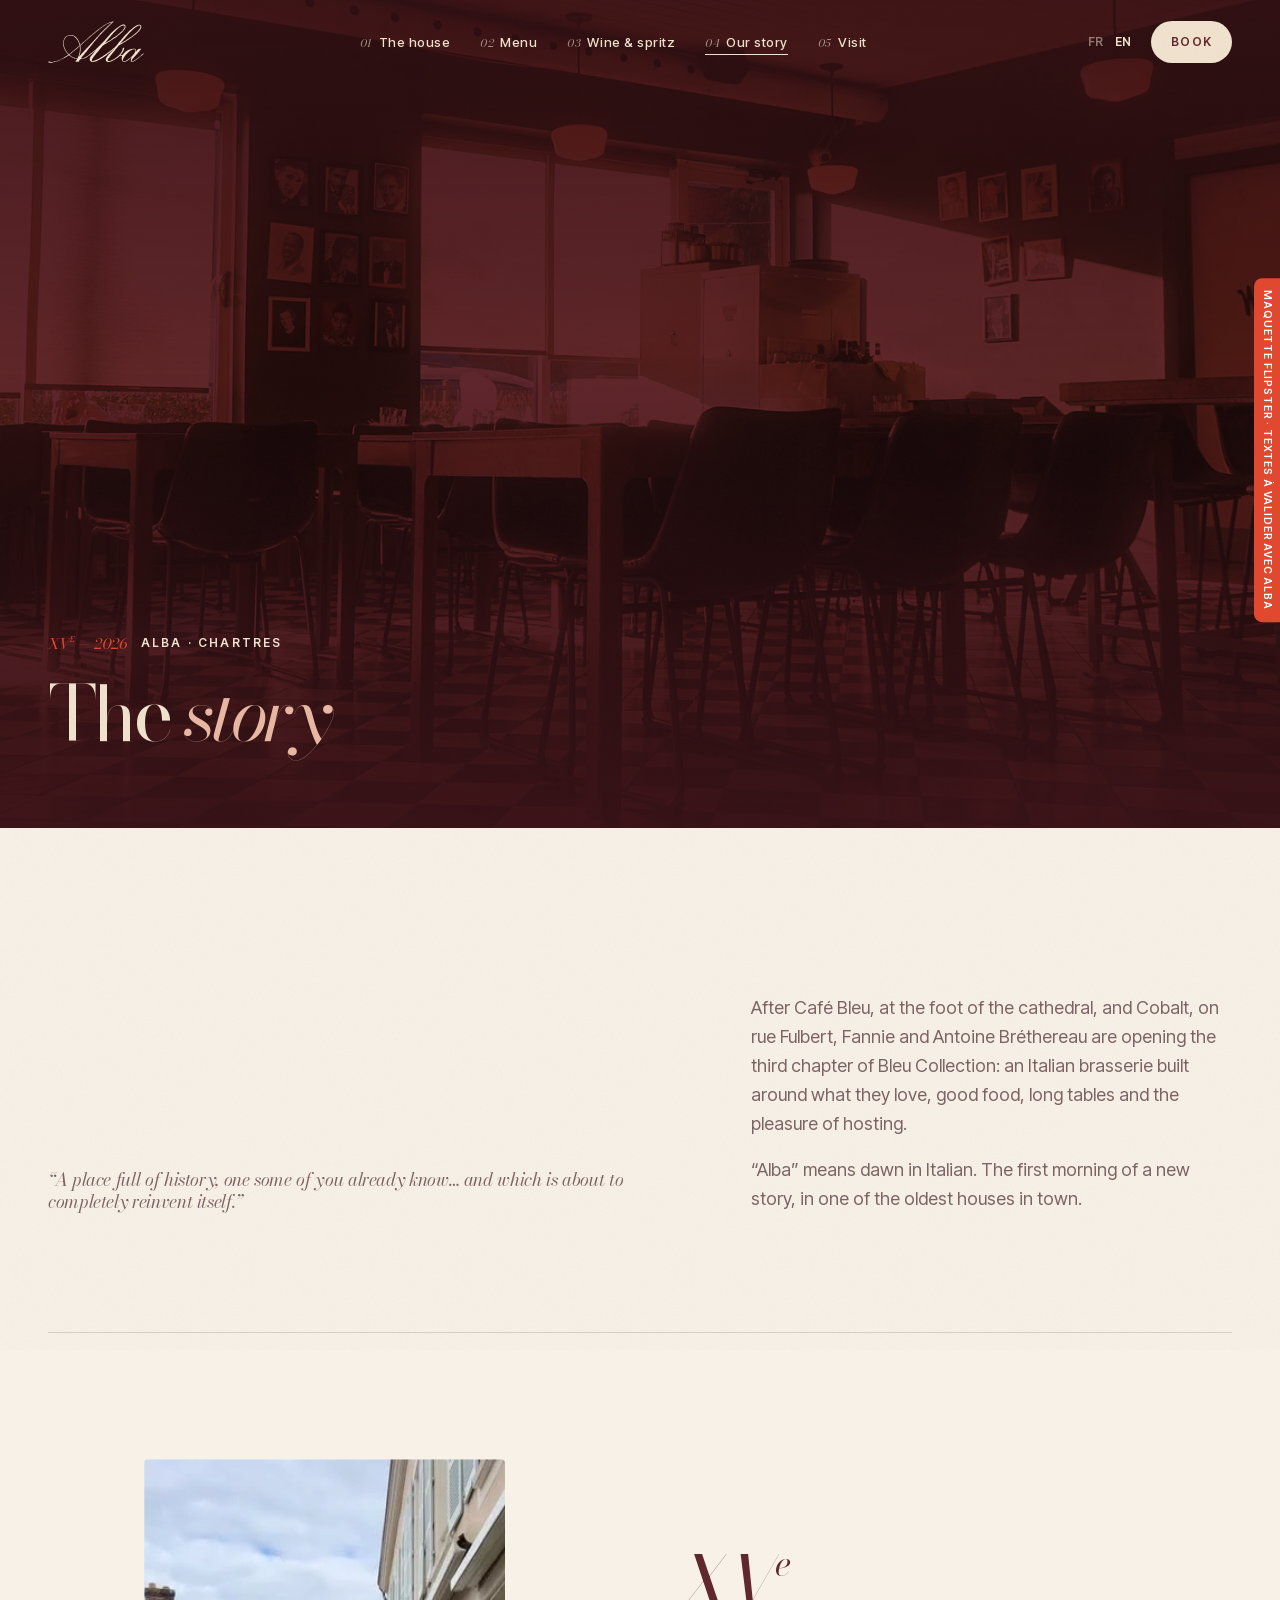
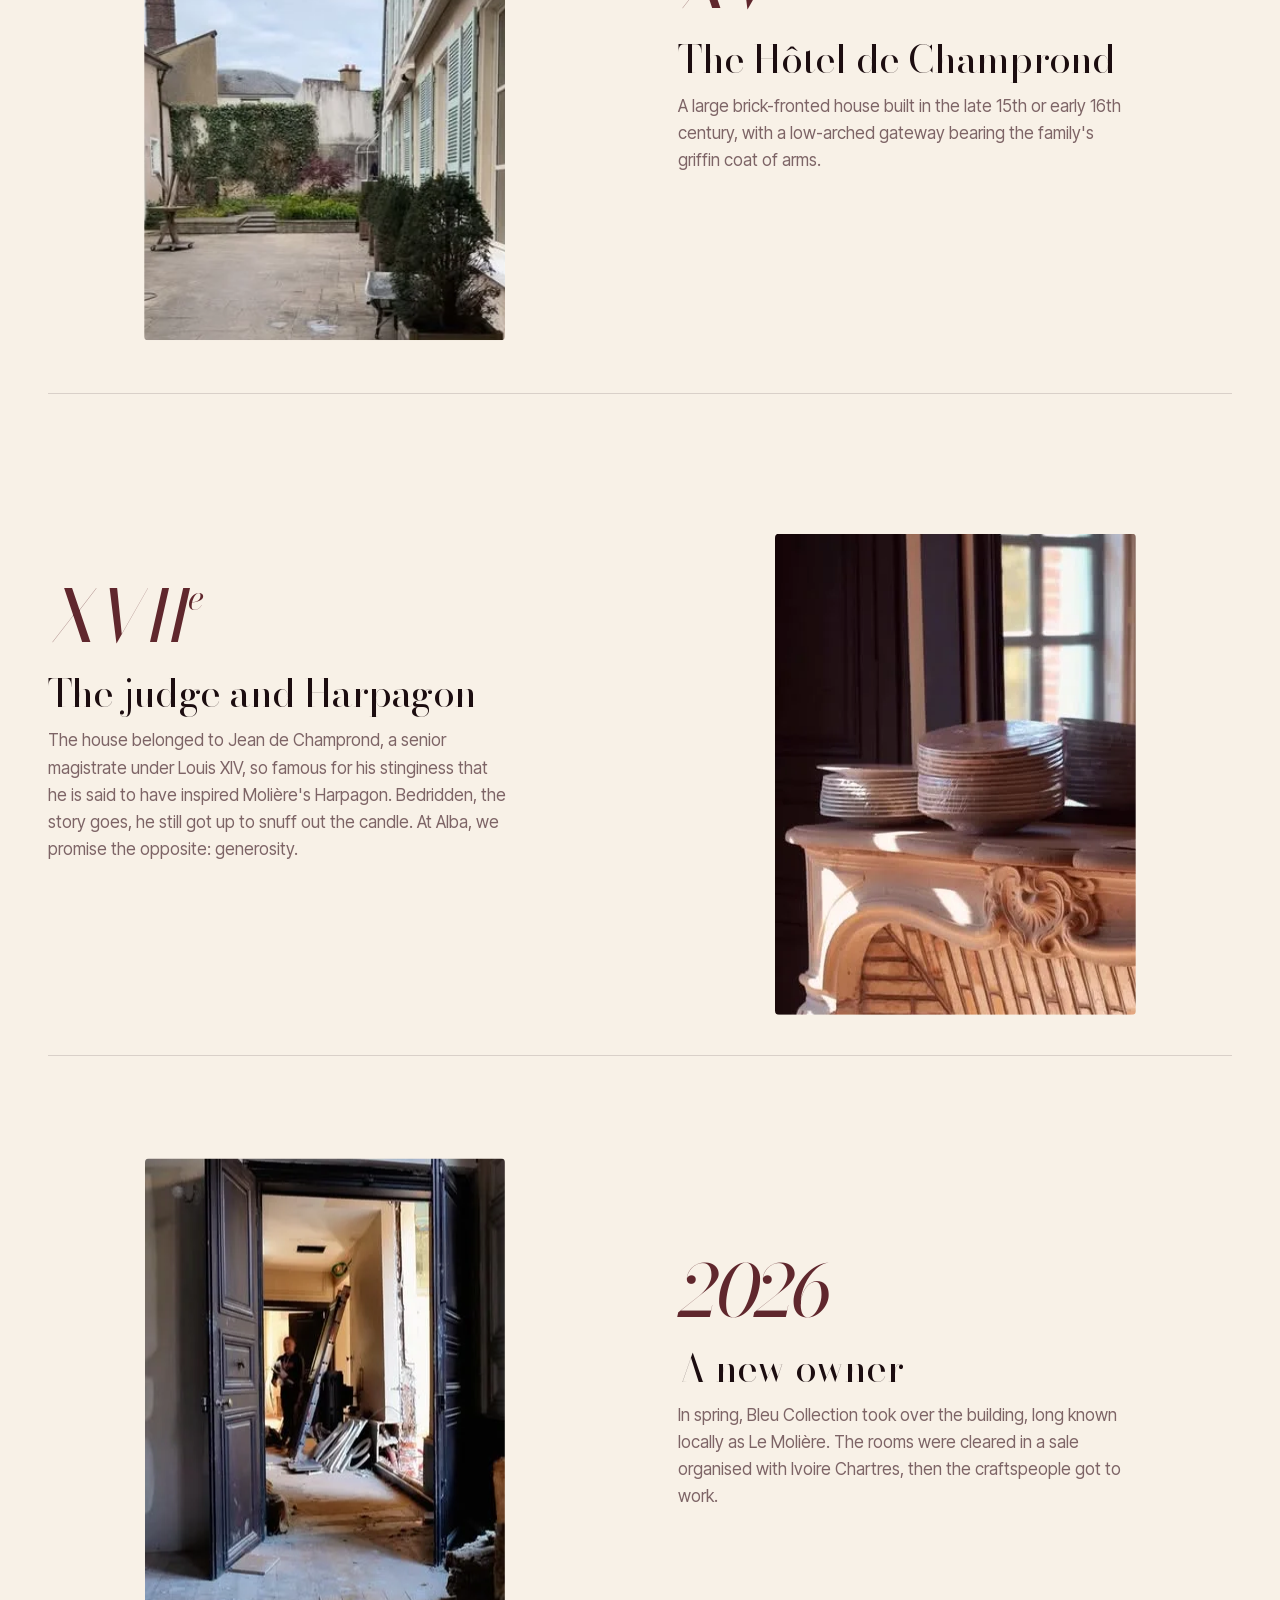
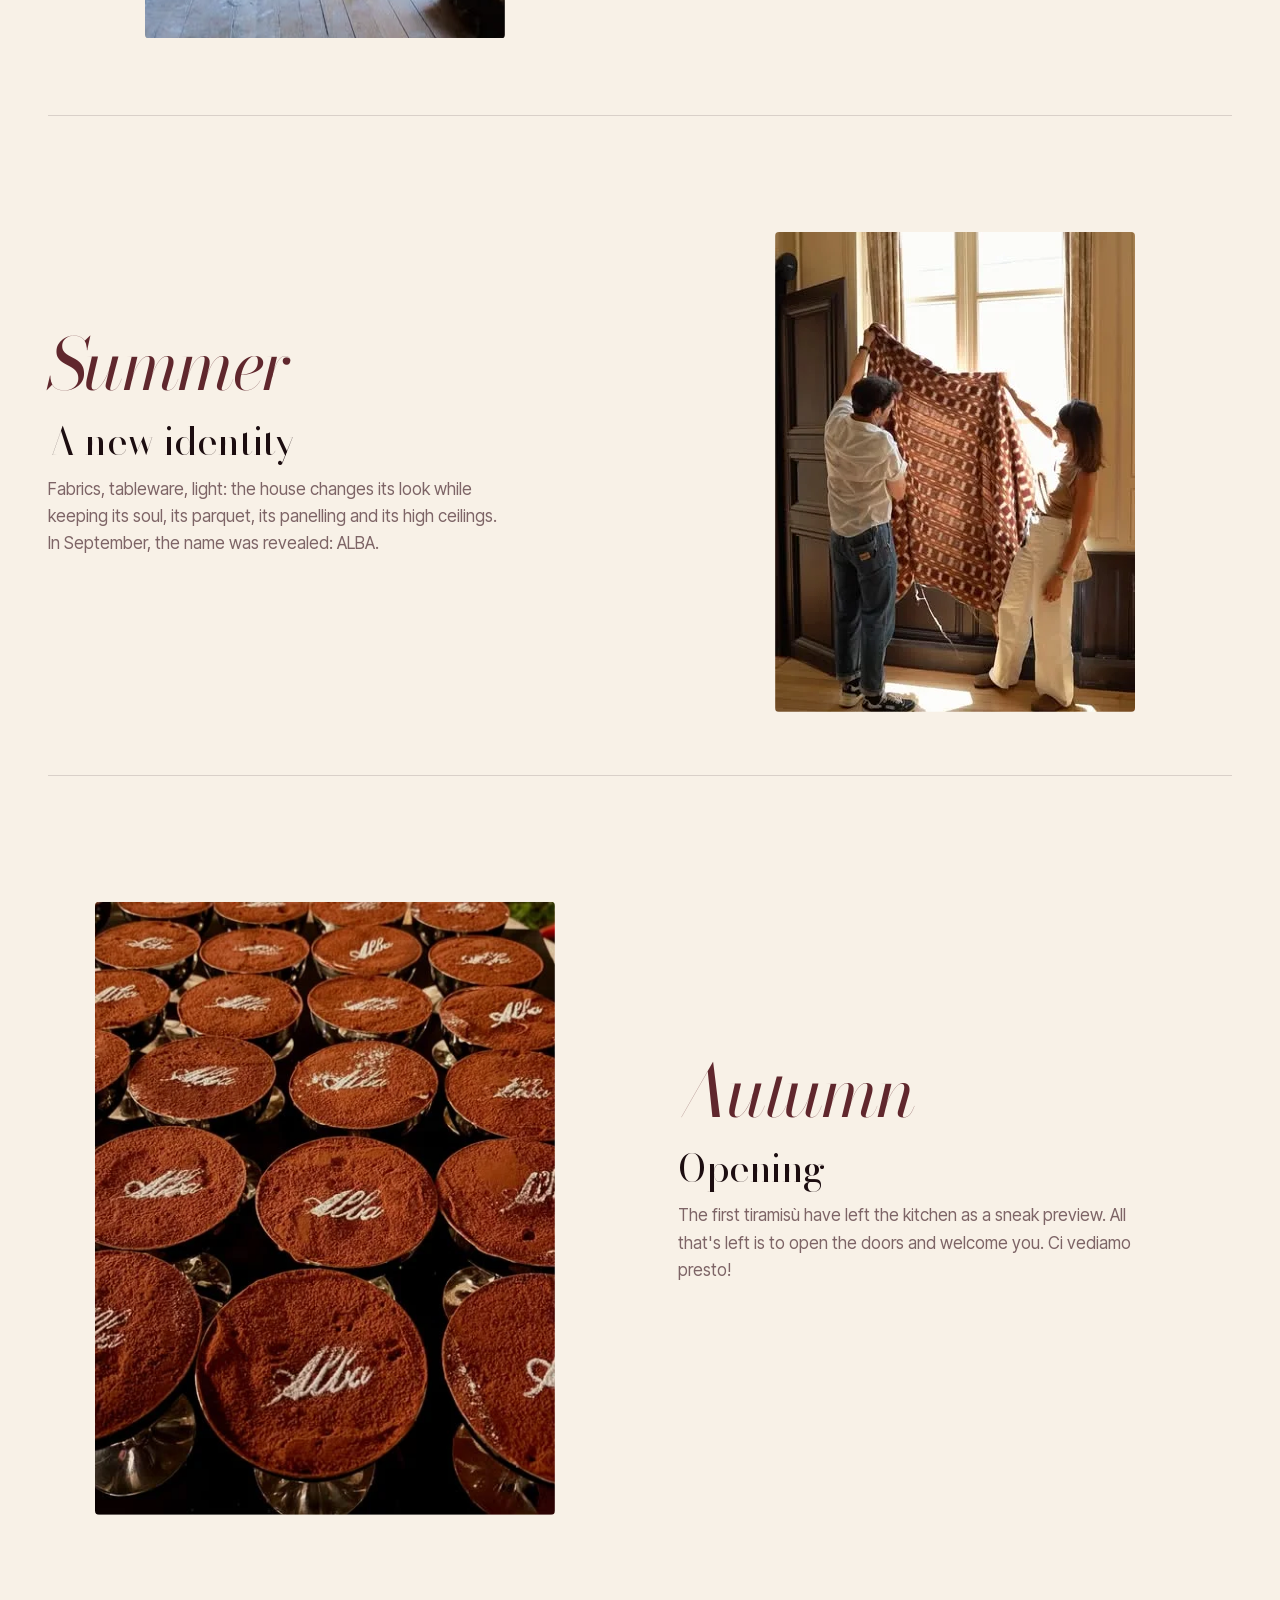
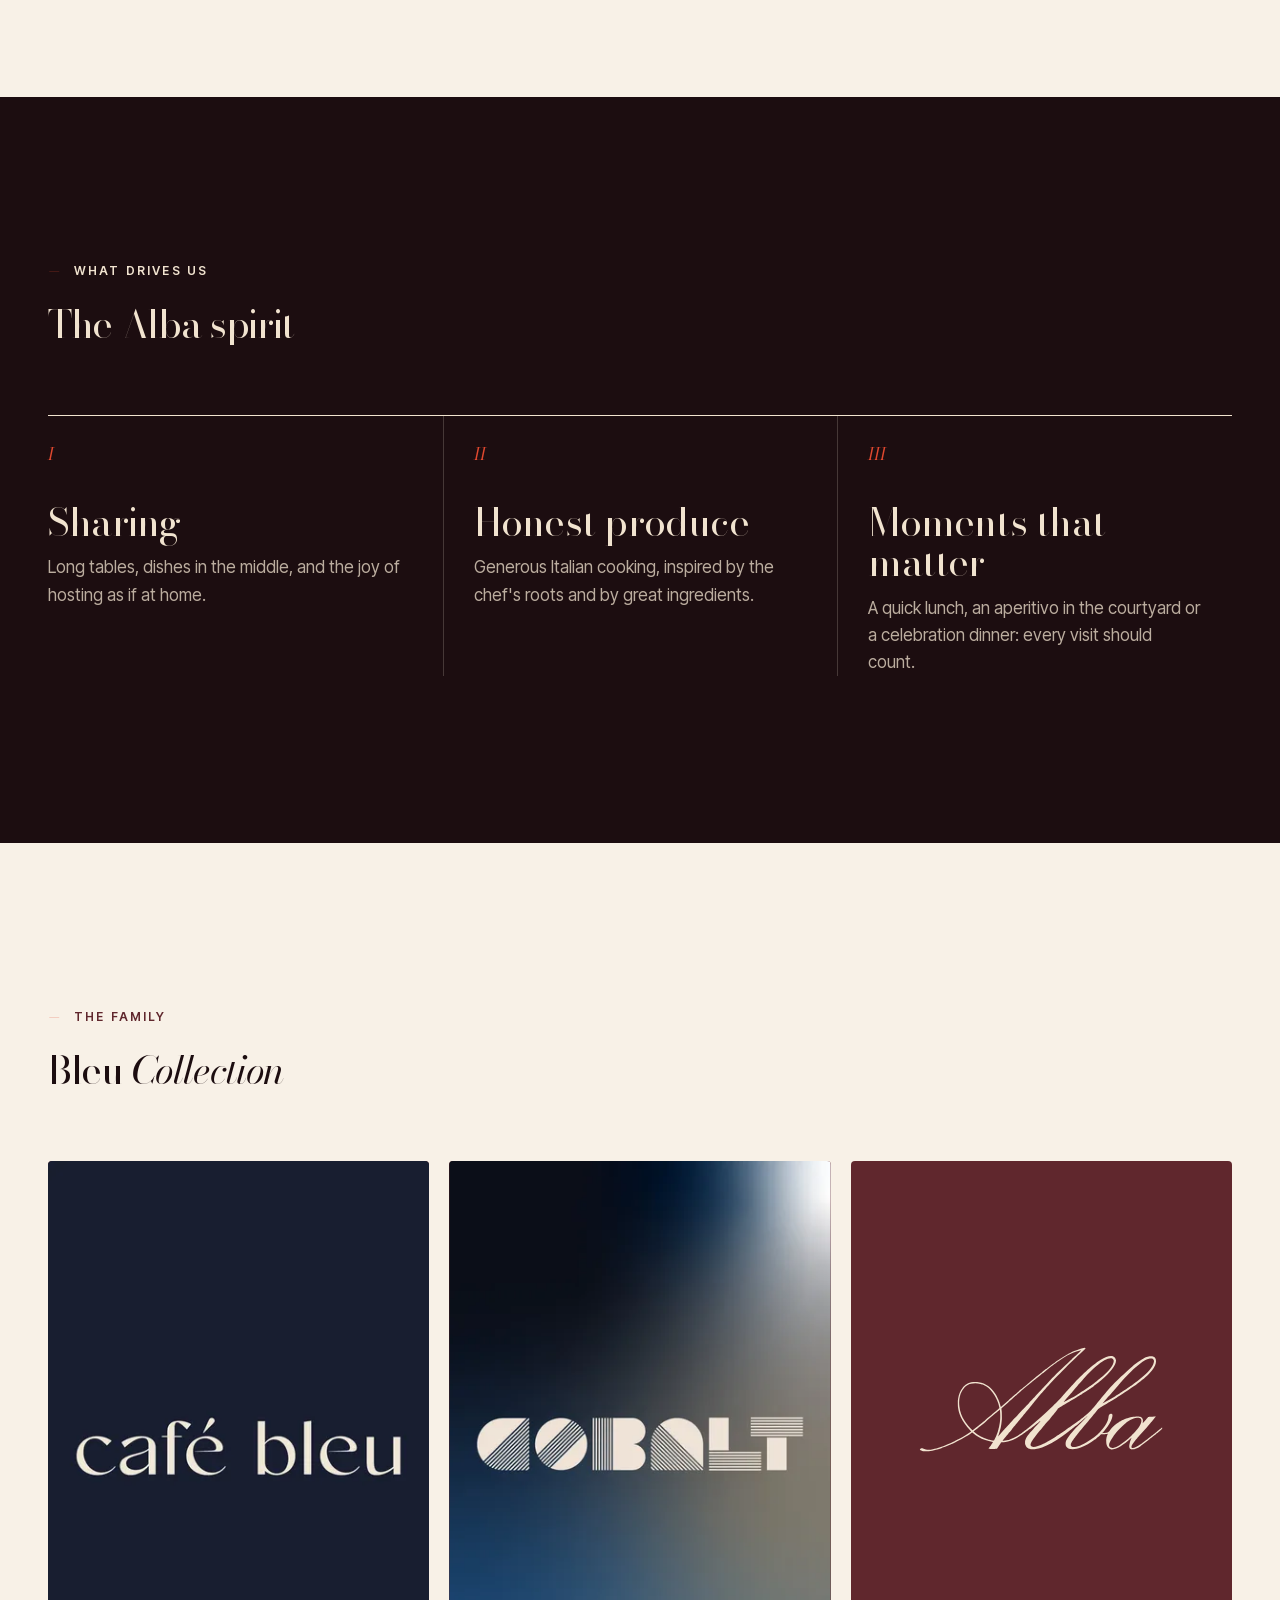
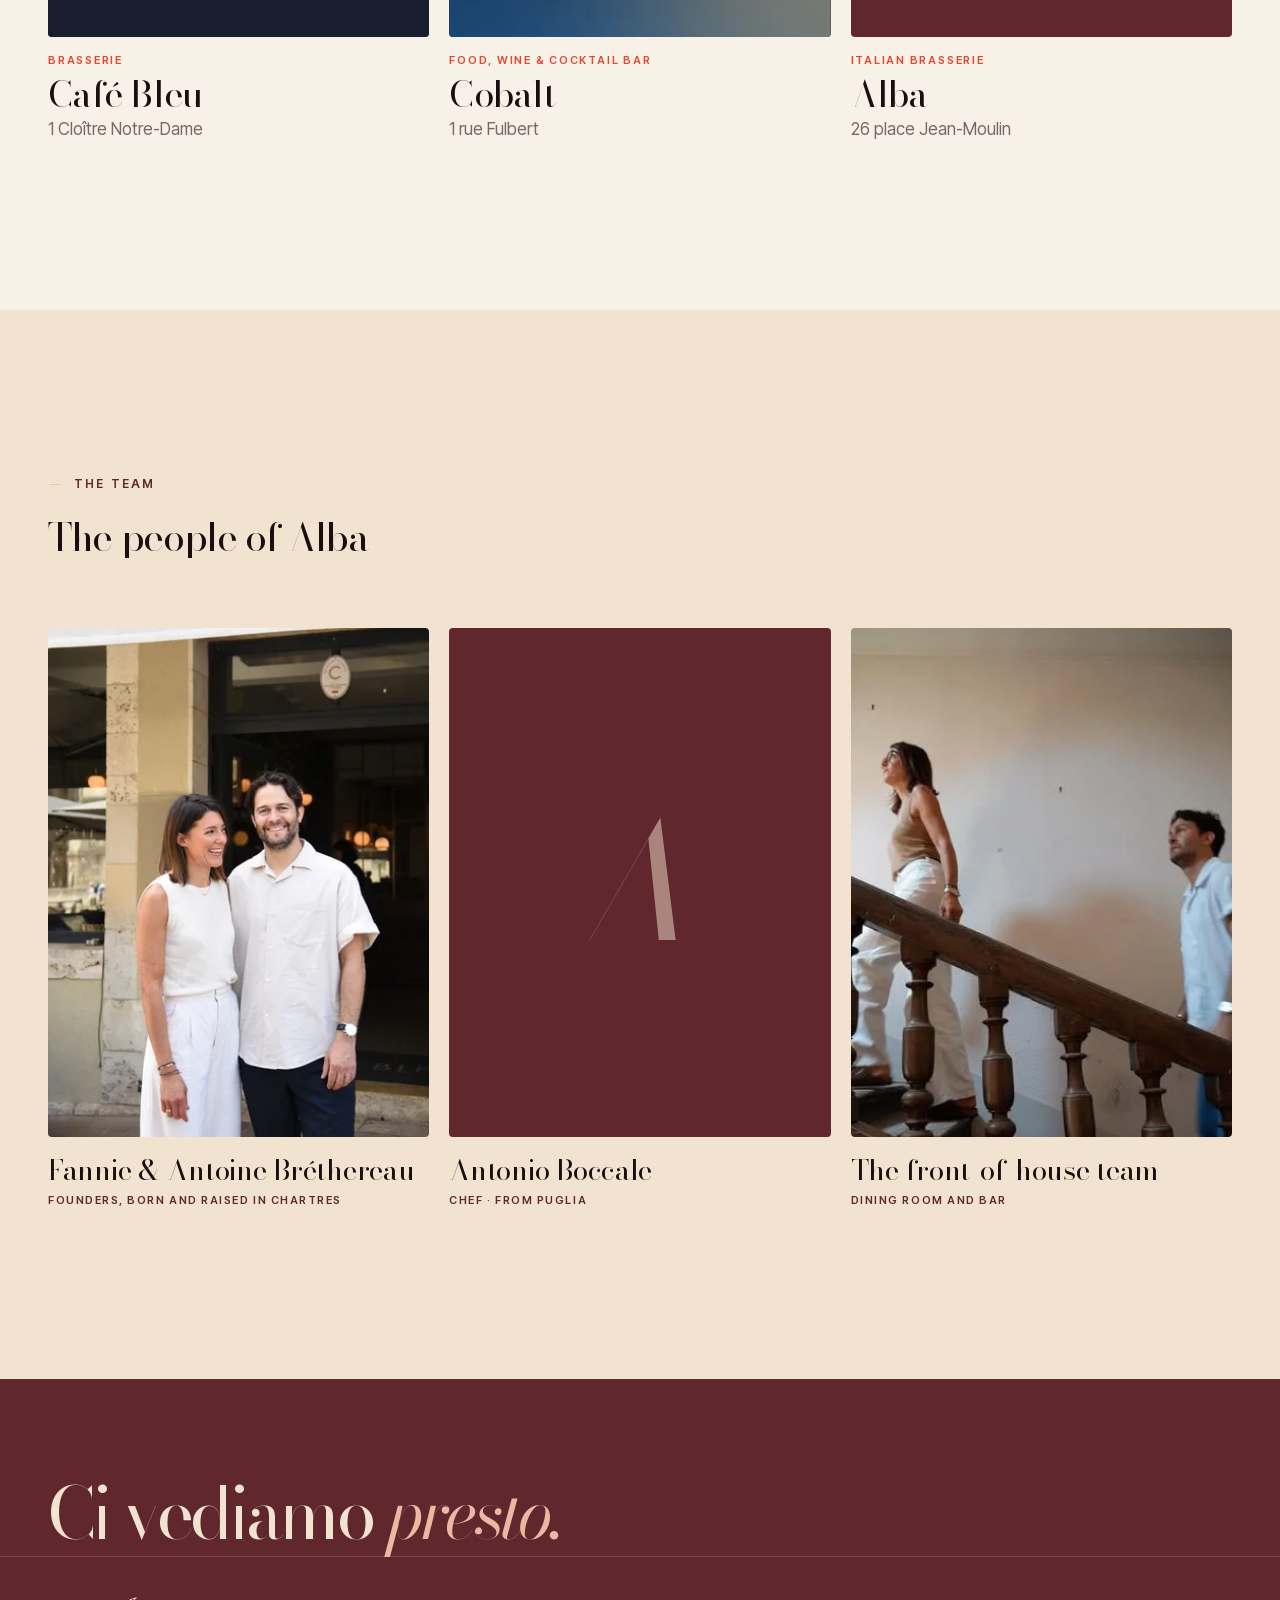
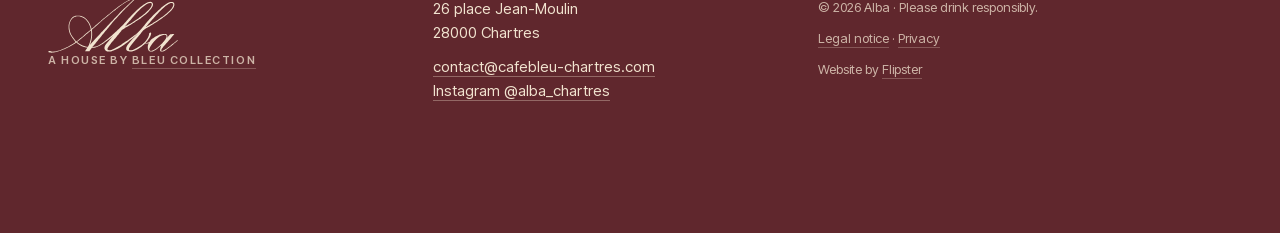
<file: histoire.html>
<!doctype html>
<html lang="fr">
<head>
  <meta charset="utf-8">
  <meta name="viewport" content="width=device-width, initial-scale=1">
  <meta name="robots" content="noindex, nofollow">
  <title>Notre histoire — Alba, restaurant italien à Chartres · Hôtel de Champrond</title>
  <meta name="description" content="L'histoire d'Alba, brasserie italienne de Chartres : l'hôtel de Champrond (XVe siècle) au pied de la cathédrale, l'anecdote de Molière et d'Harpagon, et la famille Bleu Collection (Café Bleu, Cobalt).">
  <meta name="keywords" content="histoire Alba Chartres, hôtel de Champrond Chartres, Jean de Champrond Harpagon Molière, Bleu Collection Chartres, Fannie et Antoine Bréthereau, restaurant italien Chartres, Le Molière Chartres">
  <link rel="canonical" href="https://louismaitjean-ops.github.io/maquette-alba-chartres/histoire.html">
  <link rel="alternate" hreflang="fr" href="https://louismaitjean-ops.github.io/maquette-alba-chartres/histoire.html">
  <link rel="alternate" hreflang="en" href="https://louismaitjean-ops.github.io/maquette-alba-chartres/histoire.html?lang=en">
  <meta property="og:type" content="website">
  <meta property="og:site_name" content="Alba">
  <meta property="og:title" content="Notre histoire — Alba, restaurant italien à Chartres">
  <meta property="og:url" content="https://louismaitjean-ops.github.io/maquette-alba-chartres/histoire.html">
  <meta property="og:description" content="L'hôtel de Champrond, Molière et Harpagon, et la famille Bleu Collection.">
  <meta property="og:image" content="https://louismaitjean-ops.github.io/maquette-alba-chartres/assets/img/og-alba.jpg">
  <meta property="og:image:width" content="1200">
  <meta property="og:image:height" content="630">
  <meta name="twitter:card" content="summary_large_image">
  <meta name="twitter:image" content="https://louismaitjean-ops.github.io/maquette-alba-chartres/assets/img/og-alba.jpg">
  <meta name="theme-color" content="#60272d">
  <link rel="icon" href="assets/img/favicon.png">
  <link rel="apple-touch-icon" href="assets/img/apple-touch-icon.png">
  <link rel="preload" href="assets/fonts/bodoni-moda.woff2" as="font" type="font/woff2" crossorigin>
  <link rel="preload" href="assets/fonts/inter-tight.woff2" as="font" type="font/woff2" crossorigin>
  <script>if(!matchMedia("(prefers-reduced-motion: reduce)").matches)document.documentElement.classList.add("motion");</script>
  <link rel="stylesheet" href="assets/css/alba.css?v=15">
  <script type="application/ld+json">
  {
    "@context": "https://schema.org",
    "@graph": [
      { "@type": "AboutPage", "name": "Notre histoire — Alba", "url": "https://louismaitjean-ops.github.io/maquette-alba-chartres/histoire.html", "about": { "@id": "https://louismaitjean-ops.github.io/maquette-alba-chartres/#restaurant" } },
      { "@type": "BreadcrumbList", "itemListElement": [
        { "@type": "ListItem", "position": 1, "name": "Alba", "item": "https://louismaitjean-ops.github.io/maquette-alba-chartres/" },
        { "@type": "ListItem", "position": 2, "name": "Notre histoire", "item": "https://louismaitjean-ops.github.io/maquette-alba-chartres/histoire.html" }
      ] }
    ]
  }
  </script>
</head>
<body>

<div class="grain" aria-hidden="true"></div>
<div class="proto" role="note">Maquette Flipster · textes à valider avec Alba</div>

<header class="nav" id="nav">
  <a class="nav__logo" href="index.html" aria-label="Alba, accueil">
    <img src="assets/img/logo-alba-cream.svg" alt="Alba" width="1366" height="588">
  </a>
  <nav class="nav__links" id="navLinks" aria-label="Navigation principale">
    <a href="index.html#maison"><span class="nav__n">01</span><span data-i18n="nav.maison">La maison</span></a>
    <a href="index.html#carte"><span class="nav__n">02</span><span data-i18n="nav.carte">La carte</span></a>
    <a href="index.html#vins"><span class="nav__n">03</span><span data-i18n="nav.vins">Vins &amp; spritz</span></a>
    <a href="histoire.html" aria-current="page"><span class="nav__n">04</span><span data-i18n="nav.histoire">Notre histoire</span></a>
    <a href="index.html#infos"><span class="nav__n">05</span><span data-i18n="nav.infos">Infos</span></a>
  </nav>
  <div class="nav__end">
    <div class="lang" role="group" aria-label="Langue">
      <button type="button" data-lang="fr" aria-pressed="true">FR</button>
      <button type="button" data-lang="en" aria-pressed="false">EN</button>
    </div>
    <button class="pill js-book" type="button"><span data-i18n="cta.book">Réserver</span></button>
    <button class="nav__burger" id="burger" type="button" aria-expanded="false" aria-controls="navLinks"><span></span><span></span><span class="sr" data-i18n="nav.menu">Menu</span></button>
  </div>
</header>

<main>
  <section class="page-hero">
    <!-- Photo d'ambiance (Unsplash, Ansaf Ahmad) : ce n'est pas la salle d'Alba -->
    <img class="hero__bg" srcset="assets/img/salle-800.webp 800w, assets/img/salle-1400.webp 1400w, assets/img/salle.webp 2400w" sizes="100vw" src="assets/img/salle-1400.webp" alt="" width="2400" height="1600" fetchpriority="high">
    <p class="kicker kicker--light"><span>XV<sup>e</sup> — 2026</span><span>Alba · Chartres</span></p>
    <h1><span data-i18n="h.title2">La <em>storia</em></span><span class="sr"> — histoire d'Alba, restaurant italien à Chartres</span></h1>
  </section>

  <section class="intro">
    <div class="wrap intro__grid">
      <p class="intro__quote" data-reveal data-i18n="h.lead">« Un lieu chargé d'histoire, que certains d'entre vous connaissent déjà… et qui s'apprête à se réinventer complètement. »</p>
      <div data-reveal style="--d:.15s">
        <p data-i18n="h.p1">Après le Café Bleu, au pied de la cathédrale, et Cobalt, rue Fulbert, Fannie et Antoine Bréthereau ouvrent le troisième chapitre de Bleu Collection : une brasserie italienne, pensée autour de ce qu'ils aiment, une belle cuisine, des grandes tablées et le plaisir de recevoir.</p>
        <p data-i18n="h.p2">« Alba », c'est l'aube en italien. Le premier matin d'une nouvelle histoire, dans l'une des plus vieilles maisons de la ville.</p>
      </div>
    </div>
  </section>

  <section class="chapters">
    <div class="wrap">
      <article class="chapter">
        <figure class="chapter__pic" data-speed="-0.06" data-wipe><img width="361" height="430" src="assets/img/cour.webp" alt="La cour intérieure de l'hôtel de Champrond" loading="lazy"></figure>
        <div data-reveal><span class="chapter__num">XV<sup>e</sup></span><h3 data-i18n="h.t1">L'hôtel de Champrond</h3><p data-i18n="h.t1p">Une grande maison à façade de brique, bâtie à la fin du XV<sup>e</sup> ou au début du XVI<sup>e</sup> siècle, avec son portail en arc surbaissé portant le blason au griffon de la famille.</p></div>
      </article>
      <article class="chapter">
        <figure class="chapter__pic" data-speed="-0.06" data-wipe><img width="361" height="640" src="assets/img/cheminee.webp" alt="Cheminée sculptée" loading="lazy"></figure>
        <div data-reveal><span class="chapter__num">XVII<sup>e</sup></span><h3 data-i18n="h.t2">Le président et Harpagon</h3><p data-i18n="h.t2p">La maison appartient au président Jean de Champrond, haut magistrat du siècle de Louis XIV, si célèbre pour son avarice qu'il aurait inspiré Harpagon à Molière. On raconte qu'alité, il se serait levé pour éteindre la chandelle. Chez Alba, on promet l'inverse : la générosité.</p></div>
      </article>
      <article class="chapter">
        <figure class="chapter__pic" data-speed="-0.06" data-wipe><img width="360" height="640" src="assets/img/chantier.webp" alt="Les portes anciennes pendant les travaux" loading="lazy"></figure>
        <div data-reveal><span class="chapter__num">2026</span><h3 data-i18n="h.t3">La reprise</h3><p data-i18n="h.t3p">Au printemps, Bleu Collection reprend le lieu, longtemps connu des Chartrains sous le nom du Molière. Les salles sont vidées lors d'une vente organisée avec Ivoire Chartres, puis les artisans se mettent au travail.</p></div>
      </article>
      <article class="chapter">
        <figure class="chapter__pic" data-speed="-0.06" data-wipe><img width="360" height="640" src="assets/img/rideaux.webp" alt="Fannie et Antoine choisissent un tissu devant les fenêtres" loading="lazy"></figure>
        <div data-reveal><span class="chapter__num" data-i18n="h.n4">Été</span><h3 data-i18n="h.t4">Une nouvelle identité</h3><p data-i18n="h.t4p">Tissus, vaisselle, lumière : la maison change de visage tout en gardant son âme, ses parquets, ses boiseries et sa hauteur sous plafond. En septembre, le nom se dévoile : ALBA.</p></div>
      </article>
      <article class="chapter">
        <figure class="chapter__pic" data-speed="-0.06" data-wipe><img width="640" height="640" src="assets/img/tiramisu.webp" alt="Les premiers tiramisù siglés Alba" loading="lazy"></figure>
        <div data-reveal><span class="chapter__num" data-i18n="h.n5">Automne</span><h3 data-i18n="h.t5">L'ouverture</h3><p data-i18n="h.t5p">Les premiers tiramisù sortent de la cuisine en avant-première. Il ne reste plus qu'à ouvrir les portes et vous accueillir. Ci vediamo presto !</p></div>
      </article>
    </div>
  </section>

  <section class="spirit">
    <div class="wrap">
      <p class="kicker kicker--light"><span>—</span><span data-i18n="h.vEyebrow">Ce qui nous anime</span></p>
      <h2 class="display display--light display--md" data-reveal><span data-i18n="h.vTitle">L'esprit Alba</span></h2>
      <div class="spirit__grid">
        <div class="spirit__item" data-reveal><b>I</b><h3 data-i18n="h.v1">Le partage</h3><p data-i18n="h.v1p">Des grandes tablées, des plats au centre, et le goût de recevoir comme à la maison.</p></div>
        <div class="spirit__item" data-reveal style="--d:.1s"><b>II</b><h3 data-i18n="h.v2">Des produits sincères</h3><p data-i18n="h.v2p">Une cuisine italienne généreuse, inspirée des racines du chef et des beaux produits.</p></div>
        <div class="spirit__item" data-reveal style="--d:.2s"><b>III</b><h3 data-i18n="h.v3">Des moments qui comptent</h3><p data-i18n="h.v3p">Un déjeuner sur le pouce, un aperitivo dans la cour ou un dîner de fête : chaque visite doit compter.</p></div>
      </div>
    </div>
  </section>

  <section class="famille">
    <div class="wrap">
      <p class="kicker"><span>—</span><span data-i18n="h.sEyebrow">La famille</span></p>
      <h2 class="display display--md" data-reveal><span>Bleu <em>Collection</em></span></h2>
      <div class="famille__grid">
        <a class="maison-bc" href="https://www.cafebleu-chartres.com" target="_blank" rel="noopener" data-reveal>
          <div class="maison-bc__img" data-wipe><img width="1200" height="1796" srcset="assets/img/cafe-bleu-400.webp 400w, assets/img/cafe-bleu-800.webp 800w, assets/img/cafe-bleu.webp 1200w" sizes="(max-width: 800px) 90vw, 30vw" src="assets/img/cafe-bleu.webp" alt="Le Café Bleu" loading="lazy"></div>
          <span>Brasserie</span><h3>Café Bleu</h3><p>1 Cloître Notre-Dame</p>
        </a>
        <a class="maison-bc" href="https://www.cobalt-chartres.com" target="_blank" rel="noopener" data-reveal style="--d:.1s">
          <div class="maison-bc__img" data-wipe><img width="1200" height="1796" srcset="assets/img/cobalt-400.webp 400w, assets/img/cobalt-800.webp 800w, assets/img/cobalt.webp 1200w" sizes="(max-width: 800px) 90vw, 30vw" src="assets/img/cobalt.webp" alt="Cobalt" loading="lazy"></div>
          <span>Food, wine &amp; cocktail bar</span><h3>Cobalt</h3><p>1 rue Fulbert</p>
        </a>
        <div class="maison-bc" data-reveal style="--d:.2s">
          <div class="maison-bc__img maison-bc__img--alba"><img src="assets/img/logo-alba-cream.svg" alt="" width="1366" height="588" loading="lazy"></div>
          <span data-i18n="h.bc3">Brasserie italienne</span><h3>Alba</h3><p>26 place Jean-Moulin</p>
        </div>
      </div>
    </div>
  </section>

  <section class="equipe">
    <div class="wrap">
      <p class="kicker"><span>—</span><span data-i18n="h.eEyebrow">L'équipe</span></p>
      <h2 class="display display--md" data-reveal><span data-i18n="h.eTitle">Ceux qui font Alba</span></h2>
      <div class="equipe__grid">
        <figure class="membre" data-reveal><div class="membre__photo"><img width="720" height="900" srcset="assets/img/fondateurs-400.webp 400w, assets/img/fondateurs.webp 720w" sizes="(max-width: 800px) 90vw, 30vw" src="assets/img/fondateurs.webp" alt="Fannie et Antoine Bréthereau" loading="lazy"></div><figcaption><strong>Fannie &amp; Antoine Bréthereau</strong><span data-i18n="h.e1">Fondateurs, enfants de Chartres</span></figcaption></figure>
        <figure class="membre" data-reveal style="--d:.1s"><div class="membre__photo"><span>A</span></div><figcaption><strong>Antonio Boccale</strong><span data-i18n="h.e2">Chef · originaire des Pouilles</span></figcaption></figure>
        <figure class="membre" data-reveal style="--d:.2s"><div class="membre__photo"><img width="360" height="640" src="assets/img/escalier.webp" alt="" loading="lazy"></div><figcaption><strong data-i18n="h.e3n">L'équipe de salle</strong><span data-i18n="h.e3">En salle et au bar</span></figcaption></figure>
      </div>
    </div>
  </section>
</main>

<footer class="footer">
  <p class="footer__big" aria-hidden="true">Ci vediamo <em>presto.</em></p>
  <div class="wrap footer__grid">
    <div>
      <img src="assets/img/logo-alba-cream.svg" alt="Alba" class="footer__logo" width="1366" height="588" loading="lazy">
      <p class="footer__family"><span data-i18n="footer.family">Une maison</span> <a href="https://bleucollection.com" target="_blank" rel="noopener">Bleu Collection</a></p>
    </div>
    <div>
      <p>26 place Jean-Moulin<br>28000 Chartres</p>
      <p><a href="mailto:contact@cafebleu-chartres.com">contact@cafebleu-chartres.com</a><br><a href="https://www.instagram.com/alba_chartres/" target="_blank" rel="noopener">Instagram @alba_chartres</a></p>
    </div>
    <div class="footer__small">
      <p>© <span id="year">2026</span> Alba · <span data-i18n="footer.alcohol">L'abus d'alcool est dangereux pour la santé, à consommer avec modération.</span></p>
      <p><a href="mentions-legales.html" data-i18n="footer.legal">Mentions légales</a> · <a href="confidentialite.html" data-i18n="footer.privacy">Confidentialité</a></p>
      <p><span data-i18n="footer.by">Site réalisé par</span> <a href="https://www.flipster.agency" target="_blank" rel="noopener">Flipster</a></p>
    </div>
  </div>
</footer>

<nav class="mbar" aria-label="Accès rapide">
  <a href="index.html#carte" data-i18n="quick.menu">La carte</a>
  <a href="https://www.google.com/maps/dir/?api=1&amp;destination=26+place+Jean-Moulin+28000+Chartres" target="_blank" rel="noopener" data-i18n="quick.route">Itinéraire</a>
  <button type="button" class="js-book" data-i18n="cta.book">Réserver</button>
</nav>

<script src="assets/js/config.js?v=15"></script>
<script src="assets/js/i18n.js?v=15"></script>
<script src="assets/js/lenis.min.js"></script>
<script src="assets/js/alba-motion.js?v=15"></script>
<script src="assets/js/main.js?v=15"></script>
</body>
</html>
</file>
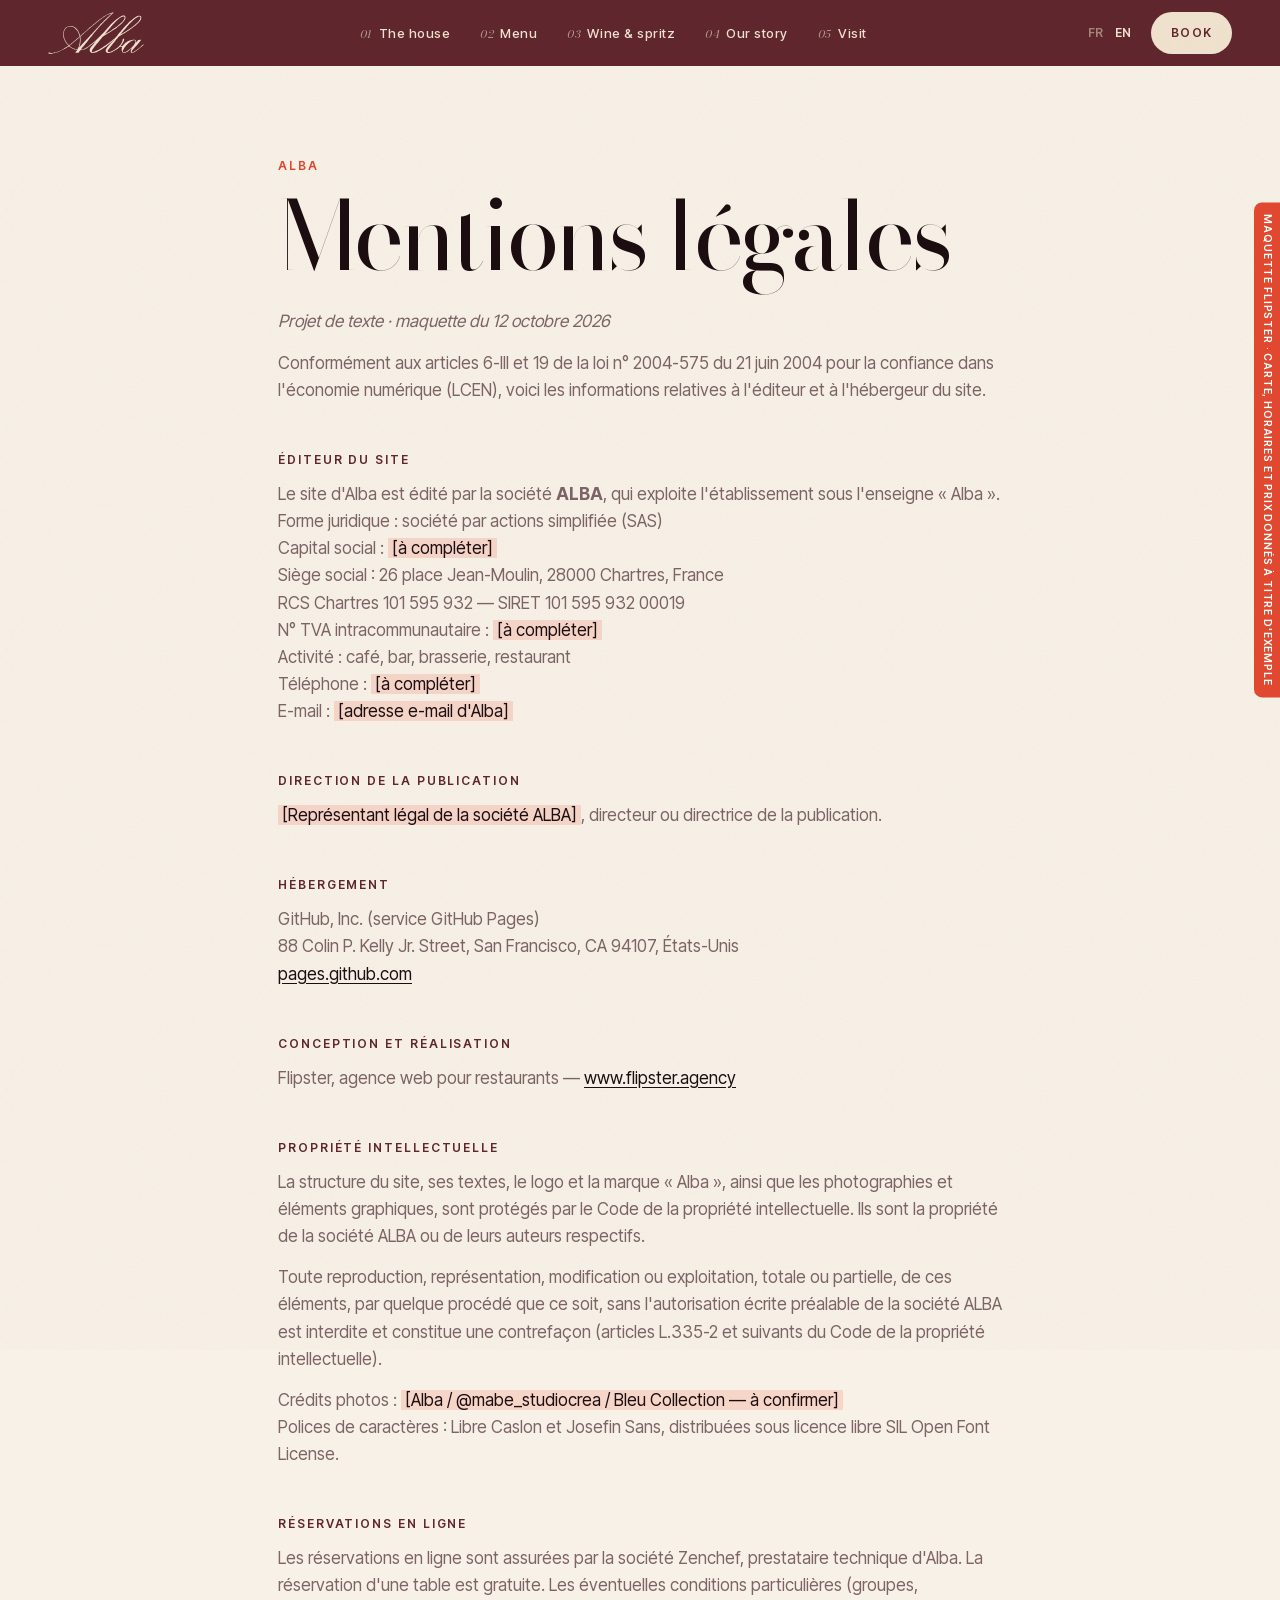
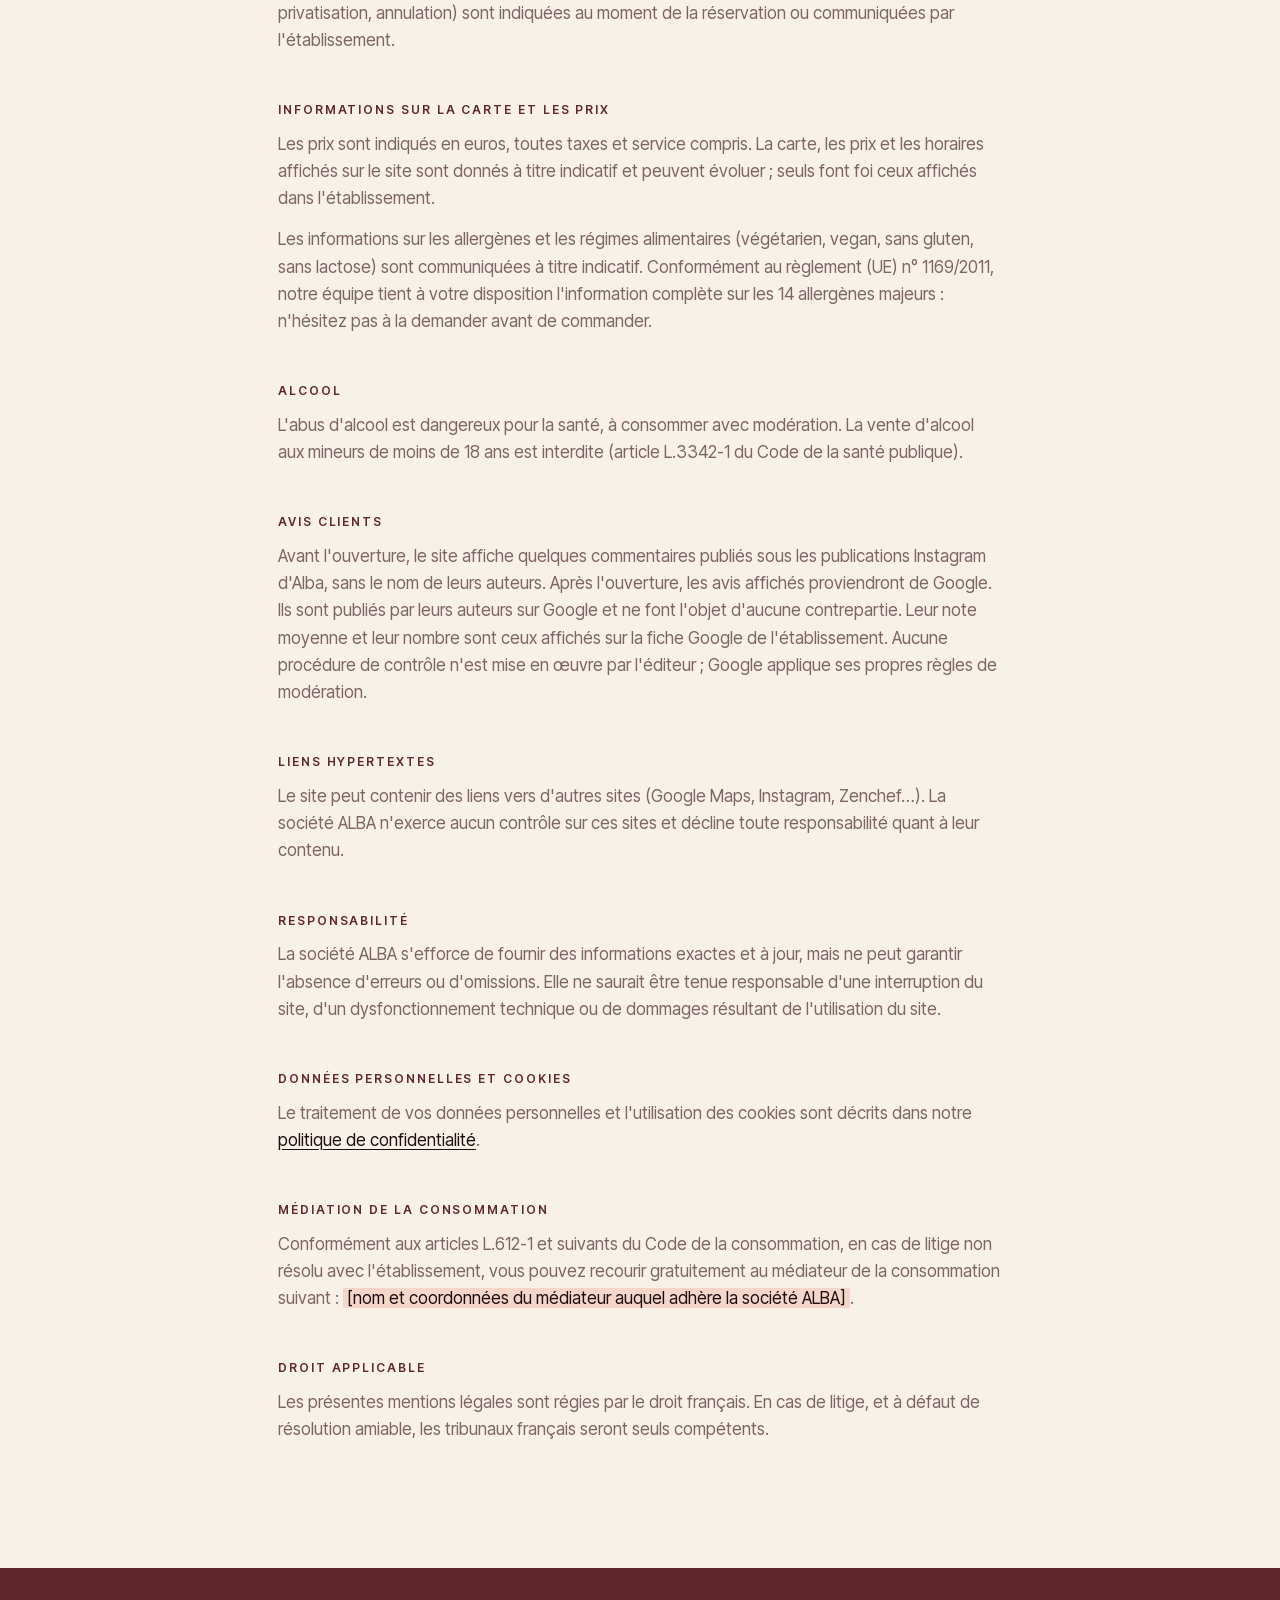
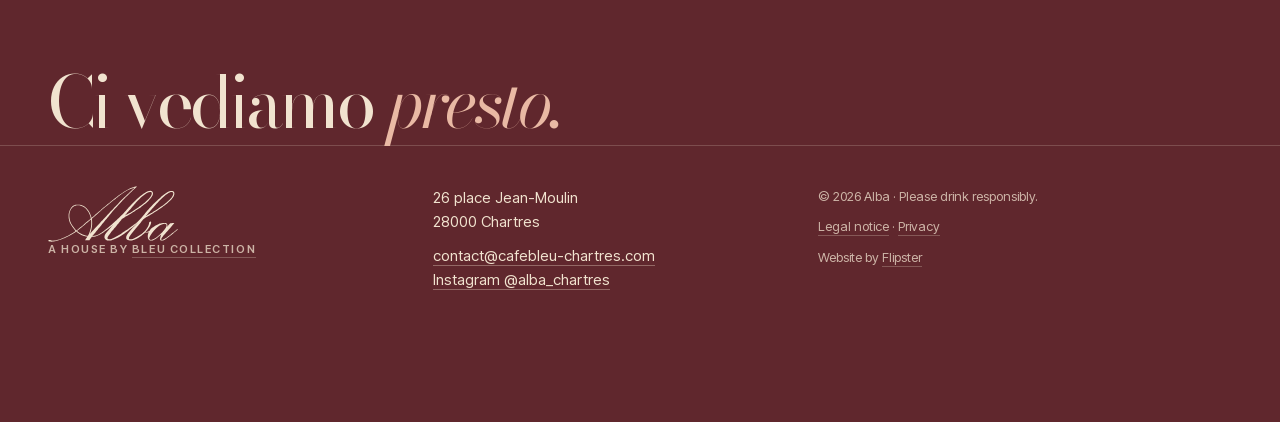
<file: mentions-legales.html>
<!doctype html>
<html lang="fr">
<head>
  <meta charset="utf-8">
  <meta name="viewport" content="width=device-width, initial-scale=1">
  <meta name="robots" content="noindex, nofollow">
  <title>Mentions légales — Alba · Chartres</title>
  <meta name="description" content="Mentions légales du site d'Alba, 26 place Jean-Moulin, Chartres.">
  <meta name="theme-color" content="#60272d">
  <link rel="icon" href="assets/img/favicon.png">
  <script>if(!matchMedia("(prefers-reduced-motion: reduce)").matches)document.documentElement.classList.add("motion");</script>
  <link rel="stylesheet" href="assets/css/alba.css?v=15">
</head>
<body class="plain">

<div class="grain" aria-hidden="true"></div>
<div class="proto" role="note">Maquette Flipster · carte, horaires et prix donnés à titre d'exemple</div>
<a class="skip" href="index.html#carte" data-i18n="skip">Aller à la carte</a>

<header class="nav" id="nav">
  <a class="nav__logo" href="index.html" aria-label="Alba, accueil">
    <img src="assets/img/logo-alba-cream.svg" alt="Alba" width="1366" height="588">
  </a>
  <nav class="nav__links" id="navLinks" aria-label="Navigation principale">
    <a href="index.html#maison"><span class="nav__n">01</span><span data-i18n="nav.maison">La maison</span></a>
    <a href="index.html#carte"><span class="nav__n">02</span><span data-i18n="nav.carte">La carte</span></a>
    <a href="index.html#vins"><span class="nav__n">03</span><span data-i18n="nav.vins">Vins &amp; spritz</span></a>
    <a href="histoire.html"><span class="nav__n">04</span><span data-i18n="nav.histoire">Notre histoire</span></a>
    <a href="index.html#infos"><span class="nav__n">05</span><span data-i18n="nav.infos">Infos</span></a>
  </nav>
  <div class="nav__end">
    <div class="lang" role="group" aria-label="Langue">
      <button type="button" data-lang="fr" aria-pressed="true">FR</button>
      <button type="button" data-lang="en" aria-pressed="false">EN</button>
    </div>
    <button class="pill js-book" type="button"><span data-i18n="cta.book">Réserver</span></button>
    <button class="nav__burger" id="burger" type="button" aria-expanded="false" aria-controls="navLinks"><span></span><span></span><span class="sr" data-i18n="nav.menu">Menu</span></button>
  </div>
</header>

<main class="legal">
  <div class="wrap">
<p class="eyebrow">Alba</p>
    <h1>Mentions légales</h1>
    <p class="legal__date">Projet de texte · maquette du 12 octobre 2026</p>

    <p>Conformément aux articles 6-III et 19 de la loi n° 2004-575 du 21 juin 2004 pour la confiance dans l'économie numérique (LCEN), voici les informations relatives à l'éditeur et à l'hébergeur du site.</p>

    <h2>Éditeur du site</h2>
    <p>
      Le site d'Alba est édité par la société <strong>ALBA</strong>, qui exploite l'établissement sous l'enseigne « Alba ».<br>
      Forme juridique : société par actions simplifiée (SAS)<br>
      Capital social : <mark>[à compléter]</mark><br>
      Siège social : 26 place Jean-Moulin, 28000 Chartres, France<br>
      RCS Chartres 101 595 932 — SIRET 101 595 932 00019<br>
      N° TVA intracommunautaire : <mark>[à compléter]</mark><br>
      Activité : café, bar, brasserie, restaurant<br>
      Téléphone : <mark>[à compléter]</mark><br>
      E-mail : <mark>[adresse e-mail d'Alba]</mark>
    </p>

    <h2>Direction de la publication</h2>
    <p><mark>[Représentant légal de la société ALBA]</mark>, directeur ou directrice de la publication.</p>

    <h2>Hébergement</h2>
    <p>
      GitHub, Inc. (service GitHub Pages)<br>
      88 Colin P. Kelly Jr. Street, San Francisco, CA 94107, États-Unis<br>
      <a href="https://pages.github.com" target="_blank" rel="noopener">pages.github.com</a>
    </p>

    <h2>Conception et réalisation</h2>
    <p>Flipster, agence web pour restaurants — <a href="https://www.flipster.agency" target="_blank" rel="noopener">www.flipster.agency</a></p>

    <h2>Propriété intellectuelle</h2>
    <p>La structure du site, ses textes, le logo et la marque « Alba », ainsi que les photographies et éléments graphiques, sont protégés par le Code de la propriété intellectuelle. Ils sont la propriété de la société ALBA ou de leurs auteurs respectifs.</p>
    <p>Toute reproduction, représentation, modification ou exploitation, totale ou partielle, de ces éléments, par quelque procédé que ce soit, sans l'autorisation écrite préalable de la société ALBA est interdite et constitue une contrefaçon (articles L.335-2 et suivants du Code de la propriété intellectuelle).</p>
    <p>Crédits photos : <mark>[Alba / @mabe_studiocrea / Bleu Collection — à confirmer]</mark><br>
      Polices de caractères : Libre Caslon et Josefin Sans, distribuées sous licence libre SIL Open Font License.</p>

    <h2>Réservations en ligne</h2>
    <p>Les réservations en ligne sont assurées par la société Zenchef, prestataire technique d'Alba. La réservation d'une table est gratuite. Les éventuelles conditions particulières (groupes, privatisation, annulation) sont indiquées au moment de la réservation ou communiquées par l'établissement.</p>

    <h2>Informations sur la carte et les prix</h2>
    <p>Les prix sont indiqués en euros, toutes taxes et service compris. La carte, les prix et les horaires affichés sur le site sont donnés à titre indicatif et peuvent évoluer ; seuls font foi ceux affichés dans l'établissement.</p>
    <p>Les informations sur les allergènes et les régimes alimentaires (végétarien, vegan, sans gluten, sans lactose) sont communiquées à titre indicatif. Conformément au règlement (UE) n° 1169/2011, notre équipe tient à votre disposition l'information complète sur les 14 allergènes majeurs : n'hésitez pas à la demander avant de commander.</p>

    <h2>Alcool</h2>
    <p>L'abus d'alcool est dangereux pour la santé, à consommer avec modération. La vente d'alcool aux mineurs de moins de 18 ans est interdite (article L.3342-1 du Code de la santé publique).</p>

    <h2>Avis clients</h2>
    <p>Avant l'ouverture, le site affiche quelques commentaires publiés sous les publications Instagram d'Alba, sans le nom de leurs auteurs. Après l'ouverture, les avis affichés proviendront de Google. Ils sont publiés par leurs auteurs sur Google et ne font l'objet d'aucune contrepartie. Leur note moyenne et leur nombre sont ceux affichés sur la fiche Google de l'établissement. Aucune procédure de contrôle n'est mise en œuvre par l'éditeur ; Google applique ses propres règles de modération.</p>

    <h2>Liens hypertextes</h2>
    <p>Le site peut contenir des liens vers d'autres sites (Google Maps, Instagram, Zenchef…). La société ALBA n'exerce aucun contrôle sur ces sites et décline toute responsabilité quant à leur contenu.</p>

    <h2>Responsabilité</h2>
    <p>La société ALBA s'efforce de fournir des informations exactes et à jour, mais ne peut garantir l'absence d'erreurs ou d'omissions. Elle ne saurait être tenue responsable d'une interruption du site, d'un dysfonctionnement technique ou de dommages résultant de l'utilisation du site.</p>

    <h2>Données personnelles et cookies</h2>
    <p>Le traitement de vos données personnelles et l'utilisation des cookies sont décrits dans notre <a href="confidentialite.html">politique de confidentialité</a>.</p>

    <h2>Médiation de la consommation</h2>
    <p>Conformément aux articles L.612-1 et suivants du Code de la consommation, en cas de litige non résolu avec l'établissement, vous pouvez recourir gratuitement au médiateur de la consommation suivant : <mark>[nom et coordonnées du médiateur auquel adhère la société ALBA]</mark>.</p>

    <h2>Droit applicable</h2>
    <p>Les présentes mentions légales sont régies par le droit français. En cas de litige, et à défaut de résolution amiable, les tribunaux français seront seuls compétents.</p>

  </div>
</main>

<footer class="footer">
  <p class="footer__big" aria-hidden="true">Ci vediamo <em>presto.</em></p>
  <div class="wrap footer__grid">
    <div>
      <img src="assets/img/logo-alba-cream.svg" alt="Alba" class="footer__logo" width="1366" height="588" loading="lazy">
      <p class="footer__family"><span data-i18n="footer.family">Une maison</span> <a href="https://bleucollection.com" target="_blank" rel="noopener">Bleu Collection</a></p>
    </div>
    <div>
      <p>26 place Jean-Moulin<br>28000 Chartres</p>
      <p><a href="mailto:contact@cafebleu-chartres.com">contact@cafebleu-chartres.com</a><br><a href="https://www.instagram.com/alba_chartres/" target="_blank" rel="noopener">Instagram @alba_chartres</a></p>
    </div>
    <div class="footer__small">
      <p>© <span id="year">2026</span> Alba · <span data-i18n="footer.alcohol">L'abus d'alcool est dangereux pour la santé, à consommer avec modération.</span></p>
      <p><a href="mentions-legales.html" data-i18n="footer.legal">Mentions légales</a> · <a href="confidentialite.html" data-i18n="footer.privacy">Confidentialité</a></p>
      <p><span data-i18n="footer.by">Site réalisé par</span> <a href="https://www.flipster.agency" target="_blank" rel="noopener">Flipster</a></p>
    </div>
  </div>
</footer>

<script src="assets/js/config.js?v=15"></script>
<script src="assets/js/i18n.js?v=15"></script>
<script src="assets/js/lenis.min.js"></script>
<script src="assets/js/alba-motion.js?v=15"></script>
<script src="assets/js/main.js?v=15"></script>
</body>
</html>
</file>
<file: assets/css/alba.css>
/* Alba, brasserie italienne — feuille de style v2
   Bordeaux du logo, crème, encre. Bodoni Moda (le caractère de Giambattista
   Bodoni, imprimeur de Parme) pour les titres, Inter Tight pour le texte. */

@font-face { font-family: "Bodoni Moda"; font-style: normal; font-weight: 400 900; font-display: swap; src: url("../fonts/bodoni-moda.woff2") format("woff2"); }
@font-face { font-family: "Bodoni Moda"; font-style: italic; font-weight: 400 900; font-display: swap; src: url("../fonts/bodoni-moda-italic.woff2") format("woff2"); }
@font-face { font-family: "Inter Tight"; font-style: normal; font-weight: 300 700; font-display: swap; src: url("../fonts/inter-tight.woff2") format("woff2"); }

:root {
  --bx: #60272d;        /* bordeaux du logo */
  --bx-deep: #3b1419;
  --ink: #1c0d10;
  --cream: #f1e3cf;
  --paper: #f8f1e7;
  --muted: #7d6466;
  --tomato: #e0482f;
  --line: rgba(28, 13, 16, .14);
  --line-l: rgba(241, 227, 207, .2);

  --serif: "Bodoni Moda", "Didot", "Bodoni 72", Georgia, serif;
  --sans: "Inter Tight", "Helvetica Neue", Arial, sans-serif;
  --ease: cubic-bezier(.16, 1, .3, 1);
  --wrap: 1320px;
  --g: clamp(16px, 4vw, 48px);
}

*, *::before, *::after { box-sizing: border-box; }
html { -webkit-text-size-adjust: 100%; scroll-behavior: smooth; }
@media (prefers-reduced-motion: reduce) { html { scroll-behavior: auto; } *, *::before, *::after { transition: none !important; animation: none !important; } }
body { margin: 0; background: var(--paper); color: var(--ink); font: 400 17px/1.6 var(--sans); overflow-x: clip; -webkit-font-smoothing: antialiased; }
img { display: block; max-width: 100%; height: auto; }
a { color: inherit; }
button { font: inherit; color: inherit; cursor: pointer; background: none; border: 0; padding: 0; }
:focus-visible { outline: 2px solid var(--tomato); outline-offset: 3px; }
::selection { background: var(--bx); color: var(--cream); }
em { font-style: italic; }
sup { font-size: .5em; line-height: 0; vertical-align: .9em; }
.wrap { max-width: var(--wrap); margin: 0 auto; padding: 0 var(--g); }
.sr { position: absolute; width: 1px; height: 1px; overflow: hidden; clip: rect(0 0 0 0); }
.skip { position: absolute; left: -999px; top: 8px; background: var(--ink); color: var(--cream); padding: 8px 14px; z-index: 200; }
.skip:focus { left: 8px; }
section[id] { scroll-margin-top: 70px; }

/* Grain photographique sur toute la page */
.grain { position: fixed; inset: -50%; z-index: 150; pointer-events: none; opacity: .07; mix-blend-mode: multiply;
  background-image: url("data:image/svg+xml,%3Csvg xmlns='http://www.w3.org/2000/svg' width='220' height='220'%3E%3Cfilter id='n'%3E%3CfeTurbulence type='fractalNoise' baseFrequency='.85' numOctaves='3' stitchTiles='stitch'/%3E%3C/filter%3E%3Crect width='100%25' height='100%25' filter='url(%23n)'/%3E%3C/svg%3E");
  animation: grain 1.2s steps(6) infinite; }
@keyframes grain { 0% { transform: translate(0,0); } 20% { transform: translate(-3%,2%); } 40% { transform: translate(2%,-3%); } 60% { transform: translate(-2%,-1%); } 80% { transform: translate(3%,3%); } 100% { transform: translate(0,0); } }

.proto { position: fixed; z-index: 160; right: 0; top: 50%; translate: 0 -50%; writing-mode: vertical-rl; border-radius: 8px 0 0 8px !important; padding: 12px 6px !important; background: var(--tomato); color: #fff; font: 600 10.5px/1.3 var(--sans); letter-spacing: .08em; text-transform: uppercase; padding: 7px 12px; border-radius: 999px; pointer-events: none; max-width: calc(100vw - 28px); white-space: nowrap; overflow: hidden; text-overflow: ellipsis; }

/* ---------- Petits éléments ---------- */
.kicker { display: flex; gap: 14px; align-items: center; margin: 0 0 28px; font: 600 12px/1 var(--sans); letter-spacing: .18em; text-transform: uppercase; color: var(--bx); }
.kicker span:first-child { font: italic 400 15px/1 var(--serif); letter-spacing: 0; color: var(--tomato); }
.kicker--light { color: var(--cream); }
.display { font: 400 clamp(34px, 4.6vw, 72px)/.95 var(--serif); letter-spacing: -.035em; margin: 0; }
.display em { font-style: italic; }
.display--light { color: var(--cream); }
.display--md { font-size: clamp(28px, 3vw, 48px); }

.pill { display: inline-flex; align-items: center; gap: 12px; height: 52px; padding: 0 26px; border-radius: 999px; font: 600 13px/1 var(--sans); letter-spacing: .1em; text-transform: uppercase; text-decoration: none; white-space: nowrap; position: relative; overflow: hidden; isolation: isolate; background: var(--bx); color: var(--cream); transition: color .5s var(--ease); }
.pill::before { content: ""; position: absolute; inset: 0; z-index: -1; background: var(--tomato); border-radius: inherit; transform: translateY(101%); transition: transform .6s var(--ease); }
.pill:hover::before { transform: none; }
.pill:hover { color: #fff; }
.pill b { font-weight: 400; transition: transform .5s var(--ease); }
.pill:hover b { transform: translateX(4px); }
.pill--cream { background: var(--cream); color: var(--bx); }
.pill--line { background: transparent; box-shadow: inset 0 0 0 1px currentColor; color: inherit; }
.pill--line:hover { box-shadow: inset 0 0 0 1px var(--tomato); }

/* ---------- Navigation ---------- */
.nav { position: fixed; inset: 0 0 auto; z-index: 100; display: flex; align-items: center; gap: 28px; height: 84px; padding: 0 var(--g); color: var(--cream); transition: height .5s var(--ease), background .5s, color .5s, backdrop-filter .5s, translate .6s var(--ease); }
.nav.is-solid { height: 66px; background: rgba(59, 20, 25, .82); backdrop-filter: blur(14px) saturate(1.3); -webkit-backdrop-filter: blur(14px) saturate(1.3); }
.nav.is-hidden { translate: 0 -100%; }
.nav__logo { width: 96px; flex: none; }
.nav__links { display: flex; gap: 30px; margin: 0 auto; }
.nav__links a { text-decoration: none; font: 500 13px/1 var(--sans); letter-spacing: .04em; display: inline-flex; gap: 6px; align-items: baseline; padding: 6px 0; position: relative; }
.nav__links a::after { content: ""; position: absolute; left: 0; right: 0; bottom: 0; height: 1px; background: currentColor; transform: scaleX(0); transform-origin: right; transition: transform .5s var(--ease); }
.nav__links a:hover::after, .nav__links a[aria-current]::after { transform: scaleX(1); transform-origin: left; }
.nav__n { font: italic 400 11px/1 var(--serif); opacity: .6; }
.nav__end { display: flex; align-items: center; gap: 14px; margin-left: auto; }
.nav__links + .nav__end { margin-left: 0; }
.nav .pill { height: 42px; padding: 0 20px; font-size: 12px; background: var(--cream); color: var(--bx); }
.lang { display: flex; font: 600 12px/1 var(--sans); letter-spacing: .08em; }
.lang button { padding: 6px; opacity: .5; }
.lang button[aria-pressed="true"] { opacity: 1; }
.nav__burger { display: none; width: 44px; height: 44px; position: relative; }
.nav__burger span:not(.sr) { position: absolute; left: 10px; right: 10px; height: 1.5px; background: currentColor; transition: transform .5s var(--ease), top .5s var(--ease); }
.nav__burger span:nth-child(1) { top: 17px; }
.nav__burger span:nth-child(2) { top: 26px; }
.nav__burger[aria-expanded="true"] span:nth-child(1) { top: 21px; transform: rotate(45deg); }
.nav__burger[aria-expanded="true"] span:nth-child(2) { top: 21px; transform: rotate(-45deg); }

@media (max-width: 1060px) {
  .nav__burger { display: block; }
  .nav__links + .nav__end { margin-left: auto; }
  .nav__links { position: fixed; inset: 0; z-index: -1; margin: 0; padding: 110px var(--g) 40px; flex-direction: column; gap: 0; background: var(--bx-deep); clip-path: circle(0% at calc(100% - 44px) 42px); transition: clip-path .9s var(--ease); }
  .nav__links.is-open { clip-path: circle(150% at calc(100% - 44px) 42px); }
  .nav__links a { font: 400 clamp(32px, 8.5vw, 54px)/1.1 var(--serif); letter-spacing: -.02em; padding: 10px 0; border-bottom: 1px solid var(--line-l); gap: 16px; }
  .nav__links a::after { display: none; }
  .nav__n { font-size: 16px; }
  .nav.menu-open { background: transparent; backdrop-filter: none; }
}
@media (max-width: 640px) { .nav .pill { display: none; } .nav { height: 70px; } .nav__logo { width: 84px; } }

/* ---------- Hero ---------- */
.hero { position: relative; min-height: 100svh; background: var(--bx); color: var(--cream); overflow: hidden; display: grid; grid-template-rows: auto 1fr auto; padding: 110px var(--g) 36px; isolation: isolate; }
.hero::before { content: ""; position: absolute; inset: 0; z-index: -1; background: radial-gradient(70% 60% at 50% 45%, rgba(255,255,255,.07), transparent 70%), radial-gradient(40% 40% at 85% 100%, rgba(224,72,47,.18), transparent 70%); }
.hero__meta { display: flex; justify-content: space-between; gap: 20px; flex-wrap: wrap; font: 500 12px/1.4 var(--sans); letter-spacing: .14em; text-transform: uppercase; border-top: 1px solid var(--line-l); padding-top: 16px; position: relative; z-index: 3; }
.hero__soon { display: inline-flex; align-items: center; gap: 10px; }
.hero__soon i { width: 8px; height: 8px; border-radius: 50%; background: var(--tomato); box-shadow: 0 0 0 0 rgba(224,72,47,.6); animation: ping 2s infinite; }
@keyframes ping { 70% { box-shadow: 0 0 0 10px rgba(224,72,47,0); } 100% { box-shadow: 0 0 0 0 rgba(224,72,47,0); } }
.hero__logo { margin: 0; align-self: center; justify-self: center; width: min(1000px, 80vw); position: relative; z-index: 2; }
.hero__logo img { width: 100%; }
.hero__card { position: absolute; margin: 0; z-index: 1; width: clamp(150px, 14vw, 220px); top: 50%; translate: 0 -46%; will-change: transform; }
.hero__card img { width: 100%; aspect-ratio: 3/4; object-fit: cover; border-radius: 2px; box-shadow: 0 40px 80px -30px rgba(0,0,0,.6); }
.hero__card figcaption { margin-top: 12px; font: italic 400 14px/1 var(--serif); opacity: .75; }
.hero__card--a { left: var(--g); }
.hero__card--b { right: var(--g); text-align: right; }
.hero__foot { display: flex; justify-content: space-between; align-items: end; gap: 24px; flex-wrap: wrap; position: relative; z-index: 3; }
.hero__lead { margin: 0; font: italic 400 clamp(21px, 2vw, 30px)/1.15 var(--serif); letter-spacing: -.01em; }
.hero__cta { display: flex; gap: 10px; flex-wrap: wrap; }
.hero__scroll { position: absolute; left: 50%; bottom: 34px; translate: -50% 0; z-index: 3; display: grid; justify-items: center; gap: 10px; font: italic 400 14px/1 var(--serif); text-decoration: none; }
.hero__scroll i { width: 1px; height: 44px; background: linear-gradient(var(--cream) 50%, transparent 0) 0 0 / 1px 200% ; animation: drip 1.8s var(--ease) infinite; }
@keyframes drip { from { background-position: 0 100%; } to { background-position: 0 -100%; } }
@media (max-width: 900px) { .hero__scroll { display: none; } }
@media (max-width: 700px) {
  .hero { padding-top: 92px; }
  .hero__meta > span:nth-child(2) { display: none; }
  .hero__logo { width: 86vw; margin-top: -4vh; }
  .hero__card { width: 30vw; }
  .hero__card figcaption { font-size: 12px; }
  .hero__card--a { top: 21%; translate: 0 0; }
  .hero__card--b { top: auto; bottom: 30%; translate: 0 0; }
  .hero__foot { flex-direction: column; align-items: start; }
}

/* Entrée de page */
.motion .hero__logo img { clip-path: inset(0 100% 0 0); animation: write 2.2s var(--ease) .35s forwards; }
@keyframes write { to { clip-path: inset(0 0 0 0); } }
.motion .hero__card { animation: cardIn 1.6s var(--ease) both; }
.motion .hero__card--a { animation-delay: .9s; }
.motion .hero__card--b { animation-delay: 1.05s; }
@keyframes cardIn { from { opacity: 0; translate: 0 80px; scale: .9; } }
.motion .hero__meta, .motion .hero__foot { animation: up 1.2s var(--ease) 1.3s both; }
@keyframes up { from { opacity: 0; translate: 0 24px; } }

/* ---------- Manifeste ---------- */
.manifesto { padding: clamp(80px, 10vw, 140px) 0 clamp(70px, 8vw, 110px); }
.manifesto__grid { display: grid; grid-template-columns: repeat(12, 1fr); column-gap: 20px; }
.manifesto__grid > .kicker { grid-column: 1 / 4; align-self: start; margin-top: .6em; }
.manifesto__grid > .manifesto__text { grid-column: 4 / 13; }
.manifesto__grid > .facts { grid-column: 1 / -1; }
@media (max-width: 800px) { .manifesto__grid > .kicker, .manifesto__grid > .manifesto__text { grid-column: 1 / -1; } }
.manifesto__text { font: 400 clamp(21px, 2.1vw, 32px)/1.3 var(--serif); letter-spacing: -.01em; margin: 0; max-width: 32ch; }
.manifesto__text em { font-style: italic; color: var(--bx); }
.inpic { display: inline-block; width: 2.2em; height: .9em; border-radius: 999px; overflow: hidden; vertical-align: -.06em; margin: 0 .04em; }
.inpic img { width: 100%; height: 100%; object-fit: cover; }
.js-fill .w { opacity: .14; transition: opacity .25s linear; }
.js-fill .w.on { opacity: 1; }
.facts { display: grid; grid-template-columns: repeat(4, 1fr); margin-top: clamp(70px, 10vw, 140px); border-top: 1px solid var(--ink); }
.fact { padding: 26px 24px 0 0; display: grid; gap: 12px; align-content: start; }
.fact + .fact { padding-left: 24px; border-left: 1px solid var(--line); }
.fact b { font: 400 clamp(30px, 2.8vw, 44px)/1 var(--serif); letter-spacing: -.03em; font-weight: 400; color: var(--bx); }
.fact span { font-size: 15px; color: var(--muted); max-width: 22ch; }
@media (max-width: 800px) { .facts { grid-template-columns: 1fr 1fr; } .fact:nth-child(3) { padding-left: 0; border-left: 0; } .fact { padding-bottom: 26px; } }

/* ---------- Défilement horizontal des incontournables ---------- */
.hscroll { background: var(--ink); color: var(--cream); height: 420vh; position: relative; }
.hscroll__sticky { position: sticky; top: 0; height: 100svh; overflow: hidden; display: grid; grid-template-rows: auto 1fr auto; padding: 100px 0 34px; }
.hscroll__head { display: flex; justify-content: space-between; align-items: center; padding: 0 var(--g); }
.hscroll__head .kicker { margin: 0; }
.hscroll__count { margin: 0; font: italic 400 20px/1 var(--serif); }
.hscroll__track { display: flex; gap: clamp(20px, 3vw, 48px); align-items: center; padding: 0 var(--g); will-change: transform; }
.dishcard { flex: none; width: min(78vw, 640px); display: grid; align-content: center; gap: 22px; padding-right: clamp(20px, 3vw, 48px); border-right: 1px solid var(--line-l); }
.dishcard__n { font: italic 400 18px/1 var(--serif); color: var(--tomato); }
.dishcard__name { margin: 0; font: 400 clamp(30px, 3.6vw, 58px)/.98 var(--serif); letter-spacing: -.04em; }
.dishcard__name em { color: #e9b9a4; }
.dishcard__meta { margin: 0; display: flex; gap: 24px; font: 600 12px/1 var(--sans); letter-spacing: .16em; text-transform: uppercase; opacity: .75; }
.dishcard__meta span + span { color: var(--cream); opacity: 1; }
.dishcard__desc { margin: 0; max-width: 36ch; font-size: 17px; opacity: .78; }
.dishcard--photo { width: min(88vw, 980px); grid-template-columns: .9fr 1fr; align-items: center; gap: clamp(20px, 3vw, 48px); }
.dishcard--photo > div { display: grid; gap: 22px; }
.dishcard--photo figure { margin: 0; aspect-ratio: 1; overflow: hidden; border-radius: 2px; }
.dishcard--photo img { width: 100%; height: 100%; object-fit: cover; }
.dishcard--end { width: min(60vw, 420px); border: 0; text-decoration: none; display: grid; justify-items: start; gap: 18px; }
.dishcard--end span { font: italic 400 clamp(32px, 3.4vw, 52px)/.95 var(--serif); letter-spacing: -.03em; }
.dishcard--end b { width: 84px; height: 84px; border-radius: 50%; background: var(--tomato); color: #fff; display: grid; place-items: center; font: 400 30px/1 var(--sans); transition: transform .6s var(--ease); }
.dishcard--end:hover b { transform: rotate(-30deg) scale(1.08); }
.hscroll__bar { margin: 0 var(--g); height: 1px; background: var(--line-l); }
.hscroll__bar i { display: block; height: 100%; width: 100%; background: var(--cream); transform-origin: left; transform: scaleX(var(--p, 0)); }
@media (max-width: 800px) {
  .dishcard--photo { grid-template-columns: 1fr; width: min(80vw, 480px); }
  .dishcard--photo figure { width: 62%; }
}
/* Sans animation (ou très petit écran tactile) : simple défilement au doigt */
html:not(.motion) .hscroll, .hscroll.is-native { height: auto; }
html:not(.motion) .hscroll__sticky, .hscroll.is-native .hscroll__sticky { position: relative; height: auto; padding: 90px 0 60px; gap: 40px; }
html:not(.motion) .hscroll__track, .hscroll.is-native .hscroll__track { overflow-x: auto; scroll-snap-type: x mandatory; scroll-padding-inline: var(--g); scrollbar-width: none; padding-bottom: 10px; }
.hscroll.is-native .dishcard { scroll-snap-align: start; }
.hscroll.is-native .hscroll__track::-webkit-scrollbar { display: none; }

/* ---------- Carte ---------- */
.carte { padding: clamp(100px, 13vw, 180px) 0; }
.bighead { margin-bottom: clamp(48px, 6vw, 80px); }
.bighead__note { max-width: 46ch; margin: 28px 0 0; font: italic 400 19px/1.45 var(--serif); color: var(--bx); }
.bighead--row { display: grid; gap: 0; }
.carte__tabs { display: flex; gap: clamp(14px, 3vw, 40px); flex-wrap: wrap; border-bottom: 1px solid var(--ink); padding-bottom: 18px; margin-bottom: 24px; }
.carte__tabs button { font: 400 clamp(20px, 2vw, 28px)/1 var(--serif); letter-spacing: -.02em; color: var(--muted); transition: color .4s; position: relative; }
.carte__tabs button[aria-selected="true"] { color: var(--ink); font-style: italic; }
.carte__tabs button[aria-selected="true"]::after { content: ""; position: absolute; left: 0; right: 0; bottom: -19px; height: 3px; background: var(--tomato); }
.carte__tabs button:hover { color: var(--bx); }
.carte__filters { display: flex; align-items: center; gap: 8px; flex-wrap: wrap; margin-bottom: 52px; }
.carte__filters-label { font: 600 12px/1 var(--sans); letter-spacing: .14em; text-transform: uppercase; color: var(--muted); margin-right: 6px; }
.chip { display: inline-flex; align-items: center; gap: 8px; padding: 6px 14px 6px 6px; border-radius: 999px; box-shadow: inset 0 0 0 1px var(--line); font-size: 14px; transition: background .3s, color .3s; }
.chip[aria-pressed="true"] { background: var(--ink); color: var(--cream); }
.diet { display: inline-grid; place-items: center; min-width: 24px; height: 24px; padding: 0 5px; border-radius: 999px; font: 700 10px/1 var(--sans); letter-spacing: .02em; color: #fff; }
.diet--veg { background: #66803a; } .diet--vegan { background: #2f6b4f; } .diet--gf { background: #a0702b; } .diet--lf { background: #456a8a; }
.carte__board { display: grid; gap: 70px; }
.carte__cat { display: grid; grid-template-columns: 280px 1fr; gap: 20px 60px; }
.carte__cat-title { margin: 0; font: italic 400 clamp(28px, 2.6vw, 40px)/1 var(--serif); letter-spacing: -.03em; color: var(--bx); grid-row: span 2; align-self: start; position: sticky; top: 90px; }
.carte__cat-note { grid-column: 2; margin: 0; font-size: 15px; color: var(--muted); }
.carte__cat > .dish, .carte__cat > .carte__empty { grid-column: 2; }
.dish { display: grid; grid-template-columns: 1fr auto; gap: 4px 18px; padding: 20px 0; border-bottom: 1px solid var(--line); align-items: baseline; }
.dish.has-img { grid-template-columns: 76px 1fr auto; }
.dish__thumb { grid-row: 1 / 4; width: 76px; height: 76px; border-radius: 50%; overflow: hidden; align-self: start; }
.dish__thumb img { width: 100%; height: 100%; object-fit: cover; transition: transform .6s var(--ease); }
.dish__thumb:hover img { transform: scale(1.1); }
.dish__name { margin: 0; font: 400 clamp(22px, 2vw, 28px)/1.15 var(--serif); letter-spacing: -.015em; display: flex; flex-wrap: wrap; gap: 6px 10px; align-items: center; }
.dish__price { font: 400 24px/1 var(--serif); font-variant-numeric: lining-nums; }
.dish__desc { margin: 0; color: var(--muted); font-size: 15px; grid-column: 1; }
.dish.has-img .dish__desc { grid-column: 2; }
.dish__more { grid-column: 1 / -1; }
.dish.has-img .dish__more { grid-column: 2 / -1; }
.dish__more summary { list-style: none; cursor: pointer; display: inline-block; font: 600 11px/1 var(--sans); letter-spacing: .14em; text-transform: uppercase; color: var(--muted); padding: 6px 0; }
.dish__more summary::-webkit-details-marker { display: none; }
.dish__more summary::after { content: " +"; }
.dish__more[open] summary::after { content: " –"; }
.dish__more p { margin: 2px 0 0; font-size: 14px; color: var(--muted); }
.carte__empty { color: var(--muted); font-style: italic; }
.carte__legal { margin: 70px 0 0; font-size: 13px; color: var(--muted); max-width: 60ch; }
@media (max-width: 860px) {
  .carte__cat { grid-template-columns: 1fr; }
  .carte__cat-title { position: static; grid-row: auto; }
  .carte__cat-note, .carte__cat > .dish, .carte__cat > .carte__empty { grid-column: 1; }
  .carte__tabs { flex-wrap: nowrap; overflow-x: auto; scrollbar-width: none; margin: 0 calc(var(--g) * -1) 24px; padding: 0 var(--g) 18px; position: sticky; top: 0; z-index: 5; background: var(--paper); }
  .carte__tabs::-webkit-scrollbar { display: none; }
  .carte__tabs button { flex: none; }
  .carte__tabs button[aria-selected="true"]::after { bottom: -18px; }
}
.motion .carte__board > .carte__cat { animation: up .9s var(--ease) both; }

/* ---------- Vins ---------- */
.vins { background: var(--bx); color: var(--cream); padding: clamp(100px, 13vw, 180px) 0; position: relative; overflow: hidden; }
.vins__head { display: grid; grid-template-columns: 1.2fr .8fr; gap: 40px; align-items: end; margin-bottom: 80px; }
.vins__side { display: grid; gap: 28px; justify-items: start; }
.badge { width: 150px; height: 150px; fill: var(--cream); font: 600 13.5px/1 var(--sans); letter-spacing: .26em; text-transform: uppercase; animation: spin 18s linear infinite; }
@keyframes spin { to { transform: rotate(360deg); } }
.vins__intro { margin: 0; font: italic 400 21px/1.4 var(--serif); opacity: .9; max-width: 34ch; }
.vins__cols { display: grid; grid-template-columns: 1fr 1fr; gap: 20px 80px; }
.vins__group { margin-bottom: 30px; }
.wine { display: grid; grid-template-columns: 1fr repeat(3, 52px); gap: 10px; padding: 14px 0; border-bottom: 1px solid var(--line-l); font-size: 16px; align-items: baseline; }
.wine em { display: block; font-style: normal; font-size: 13px; opacity: .6; margin-top: 2px; }
.wine span { text-align: right; font: 400 19px/1 var(--serif); font-variant-numeric: lining-nums; }
.wine--head { font: italic 400 28px/1 var(--serif); padding: 0 0 14px; border-bottom: 1px solid var(--cream); margin: 0; }
.wine--head span { text-align: left; font: inherit; }
.wine--head small { font: 600 10px/1 var(--sans); letter-spacing: .08em; text-align: right; opacity: .6; align-self: end; }
.vins__more { display: none; margin-top: 20px; }
@media (max-width: 860px) {
  .vins__head { grid-template-columns: 1fr; }
  .vins__cols { grid-template-columns: 1fr; }
  .badge { width: 110px; height: 110px; }
  .wine { grid-template-columns: 1fr repeat(3, 40px); font-size: 15px; } .wine span { font-size: 16px; }
  .vins:not(.is-open) .vins__group .wine:nth-of-type(n+5) { display: none; }
  .vins__more { display: inline-flex; }
  .vins.is-open .vins__more { display: none; }
}

/* ---------- Galerie « Dentro » ---------- */
.dentro { padding: clamp(100px, 13vw, 180px) 0 clamp(60px, 8vw, 120px); }
.dentro__grid { display: grid; grid-template-columns: 5fr 4fr 3fr; grid-template-rows: repeat(2, clamp(220px, 23vw, 340px)); gap: 16px; }
.g { position: relative; overflow: hidden; border-radius: 4px; display: block; text-align: left; }
.g img { width: 100%; height: 100%; object-fit: cover; transition: transform 1.2s var(--ease), filter .6s; }
.g:hover img { transform: scale(1.05); }
.g__cap { position: absolute; left: 14px; bottom: 12px; color: #fff; font: italic 400 17px/1 var(--serif); text-shadow: 0 1px 12px rgba(0,0,0,.5); }
.g1 { grid-column: 1; grid-row: 1 / 3; }
.g2 { grid-column: 2; grid-row: 1; }
.g4 { grid-column: 2; grid-row: 2; }
.g3 { grid-column: 3; grid-row: 1; }
.g5 { grid-column: 3; grid-row: 2; }
@media (max-width: 800px) {
  .dentro__grid { grid-template-columns: 1fr 1fr; grid-template-rows: none; gap: 10px; }
  .g1, .g2, .g3, .g4, .g5 { grid-column: auto; grid-row: auto; aspect-ratio: 3/4; }
  .g1 { grid-column: 1 / -1; aspect-ratio: 4/3.4; }
}

/* ---------- Histoire ---------- */
.story { position: relative; background: var(--bx-deep); color: var(--cream); padding: clamp(110px, 14vw, 200px) 0; overflow: hidden; }
.story__big { position: absolute; right: -2vw; top: 50%; translate: 0 -50%; font: italic 400 34vw/.8 var(--serif); letter-spacing: -.06em; color: transparent; -webkit-text-stroke: 1px rgba(241,227,207,.16); pointer-events: none; white-space: nowrap; }
.story__grid { position: relative; display: grid; grid-template-columns: .7fr 1fr; gap: clamp(30px, 6vw, 100px); align-items: center; }
.story__pic { margin: 0; aspect-ratio: 3.6/4.3; overflow: hidden; border-radius: 2px; box-shadow: 0 40px 80px -30px rgba(0,0,0,.7); max-width: 420px; }
.story__pic img { width: 100%; height: 100%; object-fit: cover; }
.story__text p:not(.kicker) { font-size: 18px; opacity: .85; max-width: 46ch; margin: 30px 0 36px; }
@media (max-width: 800px) { .story__grid { grid-template-columns: 1fr; } .story__pic { width: 70%; } }

/* ---------- Avis ---------- */
.avis { padding: clamp(100px, 13vw, 180px) 0; overflow: hidden; }
.avis__grid { display: grid; grid-template-columns: 340px 1fr; gap: clamp(30px, 6vw, 90px); align-items: start; }
.avis__big { margin: 0; font: 400 clamp(52px, 5.6vw, 84px)/.9 var(--serif); letter-spacing: -.05em; color: var(--bx); }
.avis__count { margin: 16px 0 10px; font-size: 18px; }
.avis__note { margin: 0 0 34px; font-size: 14px; color: var(--muted); max-width: 32ch; }
.avis__nav { display: flex; gap: 10px; }
.round { width: 56px; height: 56px; border-radius: 50%; box-shadow: inset 0 0 0 1px var(--ink); font-size: 20px; transition: background .4s, color .4s; }
.round:hover { background: var(--ink); color: var(--cream); }
.avis__list { min-width: 0; margin-right: calc(var(--g) * -1); }
.avis__track { display: flex; gap: 20px; overflow-x: auto; scroll-snap-type: x mandatory; scroll-behavior: smooth; scrollbar-width: none; padding-right: var(--g); }
.avis__track::-webkit-scrollbar { display: none; }
.review { flex: 0 0 min(76vw, 460px); margin: 0; padding: 40px 36px; border-radius: 4px; background: var(--cream); display: flex; flex-direction: column; justify-content: space-between; gap: 40px; min-height: 340px; scroll-snap-align: start; }
.review:nth-child(even) { background: var(--bx); color: var(--cream); }
.review blockquote { margin: 0; font: italic 400 clamp(20px, 1.6vw, 24px)/1.25 var(--serif); letter-spacing: -.015em; }
.review blockquote::before { content: "“"; display: block; font: 400 80px/.6 var(--serif); color: var(--tomato); margin-bottom: 10px; }
.review footer { display: flex; gap: 12px; align-items: center; font: 600 12px/1.3 var(--sans); letter-spacing: .1em; text-transform: uppercase; }
.review time { display: block; font-weight: 400; letter-spacing: .02em; text-transform: none; opacity: .7; }
.review__avatar { width: 38px; height: 38px; border-radius: 50%; display: grid; place-items: center; background: var(--tomato); color: #fff; font-size: 14px; }
.stars { display: none; }
@media (max-width: 860px) { .avis__grid { grid-template-columns: 1fr; } }

/* ---------- Infos ---------- */
.infos { background: var(--ink); color: var(--cream); padding: clamp(100px, 13vw, 180px) 0; }
.infos__addr { margin: 0 0 clamp(50px, 6vw, 90px); font: 400 clamp(36px, 5vw, 78px)/.95 var(--serif); letter-spacing: -.035em; }
.infos__addr em { color: #e9b9a4; }
.infos__grid { display: grid; grid-template-columns: 1fr 1fr; gap: clamp(30px, 6vw, 90px); }
.infos__city { margin: 0 0 30px; font: italic 400 26px/1 var(--serif); }
.hours { margin: 0; border-top: 1px solid var(--cream); }
.hours div { display: flex; justify-content: space-between; padding: 16px 0; border-bottom: 1px solid var(--line-l); }
.hours dt { font: 600 12px/1.9 var(--sans); letter-spacing: .14em; text-transform: uppercase; }
.hours dd { margin: 0; font: 400 22px/1.3 var(--serif); }
.infos__open { margin: 14px 0 36px; font-size: 13px; opacity: .65; display: flex; gap: 10px; align-items: center; }
.infos__open::before { content: ""; width: 8px; height: 8px; border-radius: 50%; background: var(--tomato); }
.infos__list { list-style: none; margin: 0 0 40px; padding: 0; }
.infos__list li { display: grid; grid-template-columns: 110px 1fr; gap: 14px; padding: 9px 0; font-size: 15px; }
.infos__list span { opacity: .85; }
.infos__list strong { font: 600 11px/1.9 var(--sans); letter-spacing: .14em; text-transform: uppercase; opacity: .6; }
.infos__cta { display: flex; gap: 10px; flex-wrap: wrap; }
.infos__map { min-height: 460px; border-radius: 4px; overflow: hidden; background: var(--bx-deep); display: grid; }
.map-consent { display: grid; place-content: center; justify-items: center; gap: 16px; padding: 30px; text-align: center; }
.map-consent__addr { margin: 0; font: 400 30px/1.15 var(--serif); }
.map-consent__note { margin: 0; font-size: 13px; opacity: .6; max-width: 30ch; }
.infos__map iframe { width: 100%; height: 100%; min-height: 460px; border: 0; filter: grayscale(.6) sepia(.25) contrast(1.05); }
@media (max-width: 860px) { .infos__grid { grid-template-columns: 1fr; } .infos__map, .infos__map iframe { min-height: 340px; } }

/* ---------- Pied de page ---------- */
.footer { background: var(--bx); color: var(--cream); padding: clamp(60px, 8vw, 110px) 0 120px; overflow: hidden; }
.footer__big { margin: 0 0 clamp(50px, 7vw, 100px); padding: 0 var(--g); font: 400 5.6vw/.9 var(--serif); letter-spacing: -.055em; white-space: nowrap; }
.footer__big em { color: #e9b9a4; }
.footer__grid { display: grid; grid-template-columns: 1fr 1fr 1.2fr; gap: 40px; font-size: 15px; border-top: 1px solid var(--line-l); padding-top: 40px; }
.footer__logo { width: 130px; }
.footer__family { margin: 14px 0 0; font: 600 11px/1.4 var(--sans); letter-spacing: .14em; text-transform: uppercase; opacity: .75; }
.footer p { margin: 0 0 10px; }
.footer a { text-underline-offset: 4px; text-decoration-color: rgba(241,227,207,.35); }
.footer a:hover { color: #fff; text-decoration-color: var(--tomato); }
.footer__small { font-size: 13px; opacity: .75; }
@media (max-width: 800px) { .footer__grid { grid-template-columns: 1fr; } }

/* ---------- Barre mobile ---------- */
.mbar { display: none; }
@media (max-width: 700px) {
  .mbar { display: grid; grid-template-columns: 1fr 1fr 1.2fr; gap: 6px; position: fixed; left: 10px; right: 10px; bottom: 10px; z-index: 120; padding: 6px; border-radius: 999px; background: rgba(28,13,16,.86); backdrop-filter: blur(12px); -webkit-backdrop-filter: blur(12px); transition: translate .5s var(--ease); }
  .mbar a, .mbar button { height: 46px; display: grid; place-items: center; border-radius: 999px; color: var(--cream); text-decoration: none; font: 600 12px/1 var(--sans); letter-spacing: .08em; text-transform: uppercase; }
  .mbar button { background: var(--tomato); color: #fff; }
  .proto { writing-mode: horizontal-tb; top: auto; right: auto; bottom: 74px; left: 50%; translate: -50% 0; font-size: 9.5px; border-radius: 999px !important; padding: 6px 12px !important; transition: opacity .4s; }
  body.at-top .proto { opacity: 0; }
  .footer { padding-bottom: 150px; }
  body.at-top .mbar { translate: 0 140%; }
}

/* ---------- Lightbox ---------- */
.lightbox { position: fixed; inset: 0; z-index: 180; background: rgba(28,13,16,.95); display: grid; place-items: center; padding: 24px; }
.lightbox[hidden] { display: none; }
.lightbox__media img { max-width: min(900px, 92vw); max-height: 86vh; width: auto; border-radius: 4px; }
.lightbox__close { position: absolute; top: 16px; right: 22px; color: var(--cream); font-size: 44px; line-height: 1; }

/* ---------- Apparitions ---------- */
.motion [data-reveal] { opacity: 0; translate: 0 40px; transition: opacity 1.2s var(--ease) var(--d, 0s), translate 1.2s var(--ease) var(--d, 0s); }
.motion [data-reveal].is-in { opacity: 1; translate: 0 0; }
.motion .display[data-reveal] { opacity: 1; translate: none; overflow: hidden; padding-bottom: .06em; }
.motion .display[data-reveal] > span { display: inline-block; translate: 0 105%; transition: translate 1.3s var(--ease); }
.motion .display[data-reveal].is-in > span { translate: 0 0; }
.motion .infos__addr[data-reveal] { opacity: 1; translate: none; }
.motion .infos__addr[data-reveal] > span { display: block; clip-path: inset(0 0 100% 0); transition: clip-path 1.6s var(--ease); }
.motion .infos__addr[data-reveal].is-in > span { clip-path: inset(-10% 0 -15% 0); }

/* =========================================================
   Page « Notre histoire »
   ========================================================= */
.page-hero { position: relative; min-height: 92svh; background: var(--bx); color: var(--cream); overflow: hidden; display: grid; align-content: end; padding: 120px var(--g) 80px; isolation: isolate; }
.page-hero h1 { margin: 0; font: 400 clamp(42px, 6vw, 100px)/.9 var(--serif); letter-spacing: -.055em; position: relative; z-index: 2; }
.page-hero h1 em { color: #e9b9a4; }
.page-hero .kicker { position: relative; z-index: 2; }
.page-hero .hero__card--a { left: auto; right: 30%; top: 16%; }
.page-hero .hero__card--b { right: 6%; top: 26%; aspect-ratio: 3/4.2; }
.motion .page-hero h1 { animation: up 1.4s var(--ease) .2s both; }
.intro { padding: clamp(100px, 13vw, 180px) 0 clamp(60px, 8vw, 100px); }
.intro__grid { display: grid; grid-template-columns: 1.3fr 1fr; gap: clamp(30px, 6vw, 90px); align-items: end; }
.intro__quote { margin: 0; font: italic 400 clamp(21px, 2vw, 30px)/1.25 var(--serif); letter-spacing: -.02em; color: var(--bx); }
.intro p { color: var(--muted); font-size: 18px; margin: 0 0 18px; }
.chapters { padding: 0 0 clamp(80px, 10vw, 140px); }
.chapter { display: grid; grid-template-columns: 1fr 1fr; gap: clamp(30px, 6vw, 100px); align-items: center; padding: clamp(50px, 7vw, 100px) 0; border-top: 1px solid var(--line); }
.chapter:nth-child(even) .chapter__pic { order: 2; }
.chapter__pic { margin: 0; max-width: 460px; justify-self: center; overflow: hidden; border-radius: 4px; aspect-ratio: 3/4; }
.chapter__pic img { width: 100%; height: 100%; object-fit: cover; }
.chapter__num { display: block; font: italic 400 clamp(50px, 5.6vw, 88px)/.85 var(--serif); letter-spacing: -.05em; color: var(--bx); margin-bottom: 26px; }
.chapter h3 { margin: 0 0 14px; font: 400 clamp(30px, 3vw, 44px)/1.05 var(--serif); letter-spacing: -.02em; }
.chapter p { margin: 0; color: var(--muted); max-width: 46ch; font-size: 17px; }
@media (max-width: 800px) { .intro__grid, .chapter { grid-template-columns: 1fr; } .chapter:nth-child(even) .chapter__pic { order: 0; } .chapter__pic { width: 76%; justify-self: start; } }
.spirit { background: var(--ink); color: var(--cream); padding: clamp(100px, 13vw, 180px) 0; }
.spirit__grid { display: grid; grid-template-columns: repeat(3, 1fr); gap: 0; margin-top: 70px; border-top: 1px solid var(--cream); }
.spirit__item { padding: 30px 30px 0 0; }
.spirit__item + .spirit__item { padding-left: 30px; border-left: 1px solid var(--line-l); }
.spirit__item b { display: block; font: italic 400 16px/1 var(--serif); color: var(--tomato); margin-bottom: 40px; }
.spirit__item h3 { margin: 0 0 12px; font: 400 clamp(30px, 3vw, 42px)/1.05 var(--serif); letter-spacing: -.02em; }
.spirit__item p { margin: 0; opacity: .75; }
@media (max-width: 800px) { .spirit__grid { grid-template-columns: 1fr; } .spirit__item + .spirit__item { padding-left: 0; border-left: 0; border-top: 1px solid var(--line-l); margin-top: 30px; } }
.famille { padding: clamp(100px, 13vw, 180px) 0; }
.famille__grid { display: grid; grid-template-columns: repeat(3, 1fr); gap: 20px; margin-top: 70px; }
.maison-bc { display: block; text-decoration: none; }
.maison-bc__img { aspect-ratio: 4/5; overflow: hidden; border-radius: 4px; background: var(--bx); display: grid; place-items: center; }
.maison-bc__img img { width: 100%; height: 100%; object-fit: cover; transition: transform 1.2s var(--ease); }
.maison-bc:hover .maison-bc__img img { transform: scale(1.05); }
.maison-bc__img--alba img { width: 64%; height: auto; object-fit: contain; }
.maison-bc span { display: block; margin-top: 18px; font: 600 11px/1 var(--sans); letter-spacing: .16em; text-transform: uppercase; color: var(--tomato); }
.maison-bc h3 { margin: 10px 0 4px; font: 400 36px/1 var(--serif); letter-spacing: -.02em; }
.maison-bc p { margin: 0; color: var(--muted); }
@media (max-width: 800px) { .famille__grid { grid-template-columns: 1fr; } .maison-bc__img { aspect-ratio: 4/3; } }
.equipe { background: var(--cream); padding: clamp(100px, 13vw, 180px) 0; }
.equipe__grid { display: grid; grid-template-columns: repeat(3, 1fr); gap: 20px; margin-top: 70px; }
.membre { margin: 0; }
.membre__photo { aspect-ratio: 3/4; overflow: hidden; border-radius: 4px; background: var(--bx); display: grid; place-items: center; }
.membre__photo img { width: 100%; height: 100%; object-fit: cover; }
.membre__photo span { font: italic 400 160px/1 var(--serif); color: var(--cream); opacity: .5; }
.membre strong { display: block; margin-top: 18px; font: 400 28px/1.1 var(--serif); font-weight: 400; letter-spacing: -.01em; }
.membre figcaption span { font: 600 11px/1.4 var(--sans); letter-spacing: .14em; text-transform: uppercase; color: var(--bx); }
@media (max-width: 800px) { .equipe__grid { grid-template-columns: 1fr 1fr; } .membre:first-child { grid-column: 1 / -1; } }

/* ---------- Pages légales ---------- */
.legal { padding: 160px 0 110px; }
.legal .wrap { max-width: 820px; }
.legal h1 { font: 400 clamp(48px, 8vw, 96px)/.9 var(--serif); letter-spacing: -.04em; margin: 0 0 30px; }
.legal h2 { font: 600 12px/1.4 var(--sans); letter-spacing: .16em; text-transform: uppercase; color: var(--bx); margin: 48px 0 12px; }
.legal p { color: var(--muted); margin: 0 0 14px; }
.legal a:not(.pill) { color: var(--ink); text-underline-offset: 3px; }
.legal mark { background: #f6d6c9; color: var(--ink); padding: 0 4px; }
.legal__date { font-style: italic; }
.legal .eyebrow { font: 600 12px/1 var(--sans); letter-spacing: .18em; text-transform: uppercase; color: var(--tomato); margin: 0 0 20px; }
.legal--404 { min-height: 90svh; display: grid; align-content: center; }
.legal .hero__cta { margin-top: 30px; }
body.plain .nav { background: var(--bx); }

/* =========================================================
   V2.1 : hero cinématique, défilement fluide, photos en rideau
   ========================================================= */
html.lenis, html.lenis body { height: auto; }
.lenis.lenis-smooth { scroll-behavior: auto !important; }
.lenis.lenis-smooth [data-lenis-prevent] { overscroll-behavior: contain; }
.lenis.lenis-stopped { overflow: clip; }
.lenis.lenis-smooth iframe { pointer-events: none; }

/* Le hero reste à l'écran pendant qu'on « traverse » le logo */
.motion .hero-wrap { height: 220svh; position: relative; }
.motion .hero-wrap .hero { position: sticky; top: 0; height: 100svh; min-height: 0; }
.hero__meta, .hero__foot, .hero__scroll { will-change: transform, opacity; }
/* Logo vectoriel : pas de will-change ni d'ombre, pour que le navigateur le redessine net à chaque taille */
.hero__veil { position: absolute; inset: 0; z-index: 4; background: var(--paper); opacity: 0; pointer-events: none; }

/* Photos qui se dévoilent comme un rideau qui se lève */
.motion [data-wipe] img { clip-path: inset(100% 0 0 0); scale: 1.3; transition: clip-path 1.5s var(--ease) var(--d, 0s), scale 2s var(--ease) var(--d, 0s), transform 1.2s var(--ease); }
.motion [data-wipe].is-in img { clip-path: inset(0 0 0 0); scale: 1; }
.motion .maison-bc__img--alba[data-wipe] img { clip-path: none; scale: 1; }

/* Photo d'ambiance derrière le logo, teintée bordeaux */
.hero__bg { position: absolute; inset: 0; z-index: -2; width: 100%; height: 100%; object-fit: cover; opacity: 1; filter: saturate(.6) contrast(1.1) brightness(1.15); mix-blend-mode: multiply; transform-origin: 50% 40%; }
.hero::after { content: ""; position: absolute; inset: 0; z-index: -1; pointer-events: none; background: linear-gradient(180deg, rgba(59,20,25,.75) 0%, rgba(96,39,45,.15) 38%, rgba(96,39,45,.2) 62%, rgba(59,20,25,.85) 100%); }
.motion .hero__bg { animation: bgIn 2.6s var(--ease) both; }
@keyframes bgIn { from { opacity: 0; scale: 1.12; } }

/* Page histoire : même photo d'ambiance que l'accueil */
.page-hero .hero__bg { z-index: -2; }
.page-hero::after { content: ""; position: absolute; inset: 0; z-index: -1; pointer-events: none; background: linear-gradient(180deg, rgba(59,20,25,.7) 0%, rgba(96,39,45,.1) 45%, rgba(59,20,25,.9) 100%); }

/* ---------- FAQ ---------- */
.faq { padding: clamp(90px, 11vw, 150px) 0; border-top: 1px solid var(--line); }
.faq__grid { display: grid; grid-template-columns: 1fr 1.4fr; gap: clamp(30px, 6vw, 90px); align-items: start; }
.faq__list { border-top: 1px solid var(--ink); }
.faq__item { border-bottom: 1px solid var(--line); }
.faq__item summary { list-style: none; cursor: pointer; display: flex; justify-content: space-between; gap: 20px; padding: 24px 0; font: 400 clamp(19px, 1.6vw, 23px)/1.3 var(--serif); }
.faq__item summary::-webkit-details-marker { display: none; }
.faq__item summary::after { content: "+"; flex: none; width: 32px; height: 32px; border-radius: 50%; box-shadow: inset 0 0 0 1px var(--line); display: grid; place-items: center; font: 300 20px/1 var(--sans); transition: transform .5s var(--ease), background .3s; }
.faq__item[open] summary::after { transform: rotate(45deg); background: var(--tomato); color: #fff; box-shadow: none; }
.faq__item p { margin: -6px 0 24px; color: var(--muted); max-width: 60ch; }
@media (max-width: 860px) { .faq__grid { grid-template-columns: 1fr; } }
</file>
